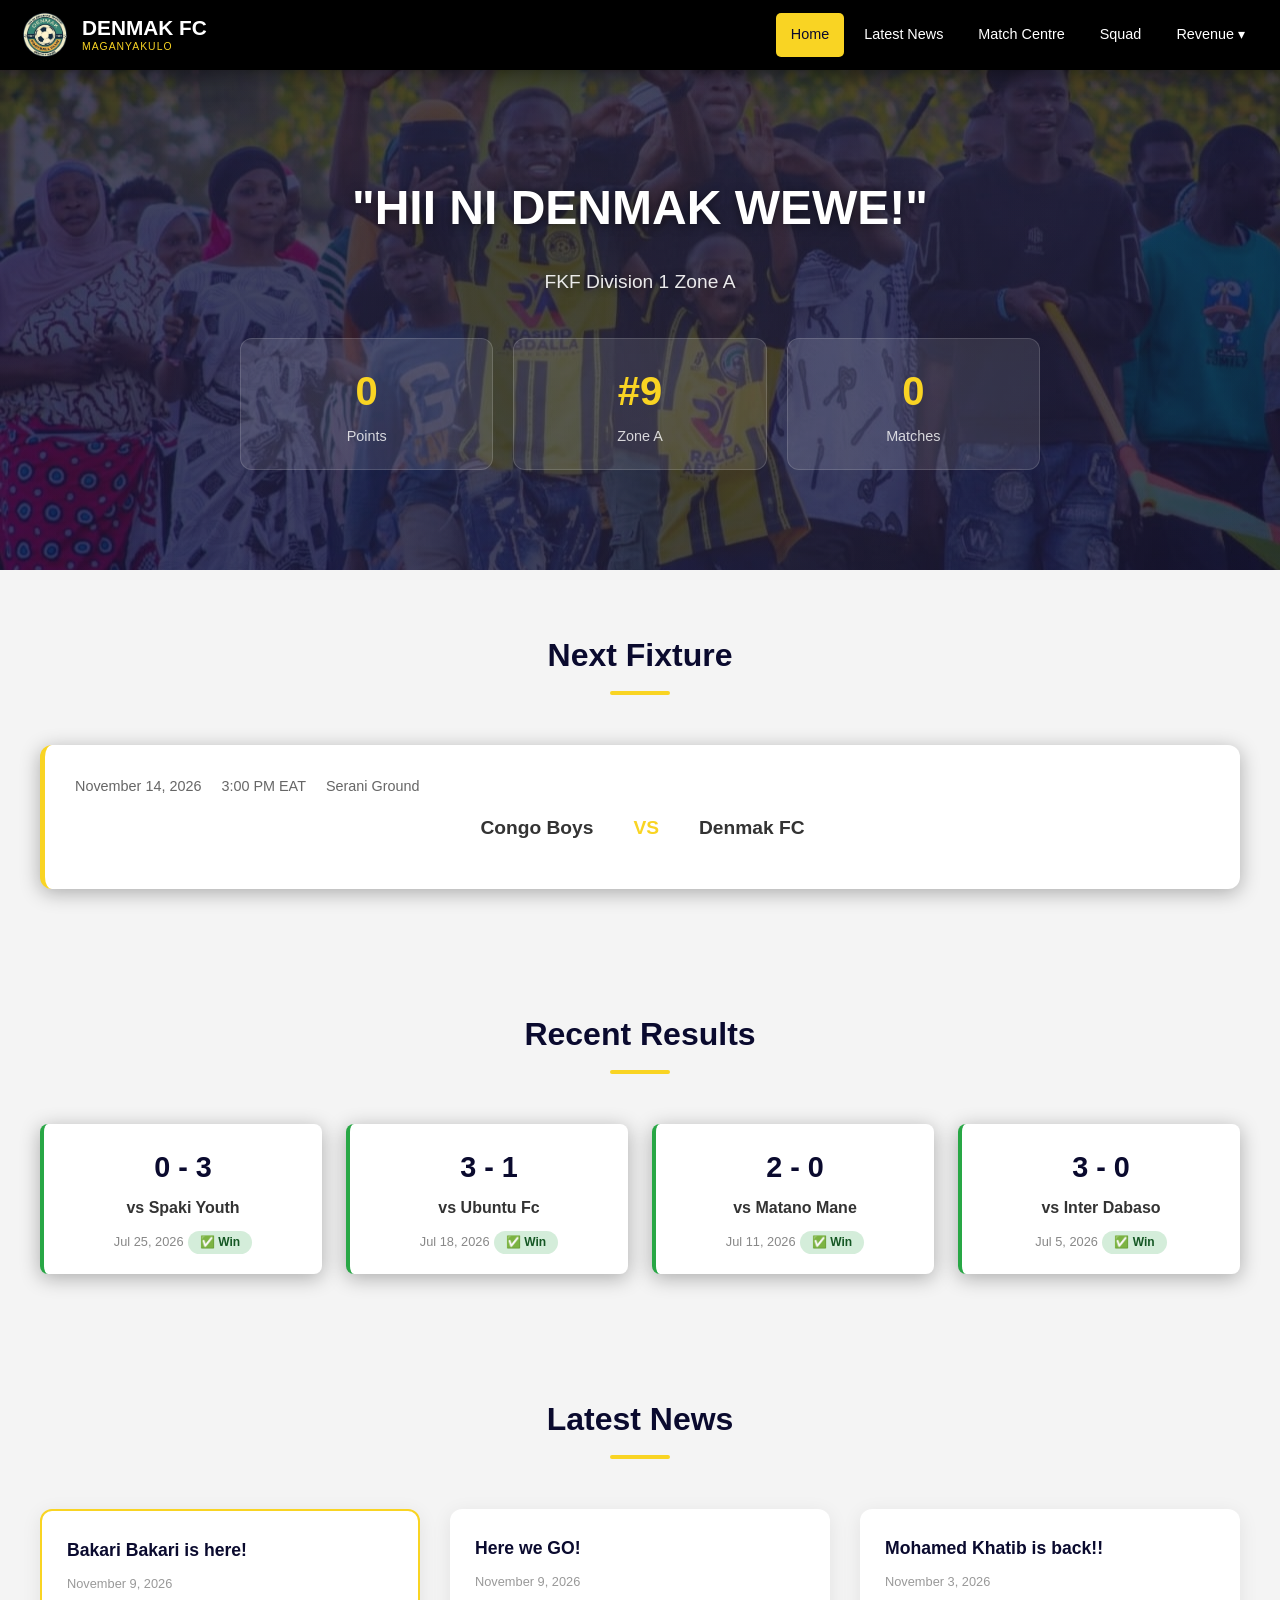
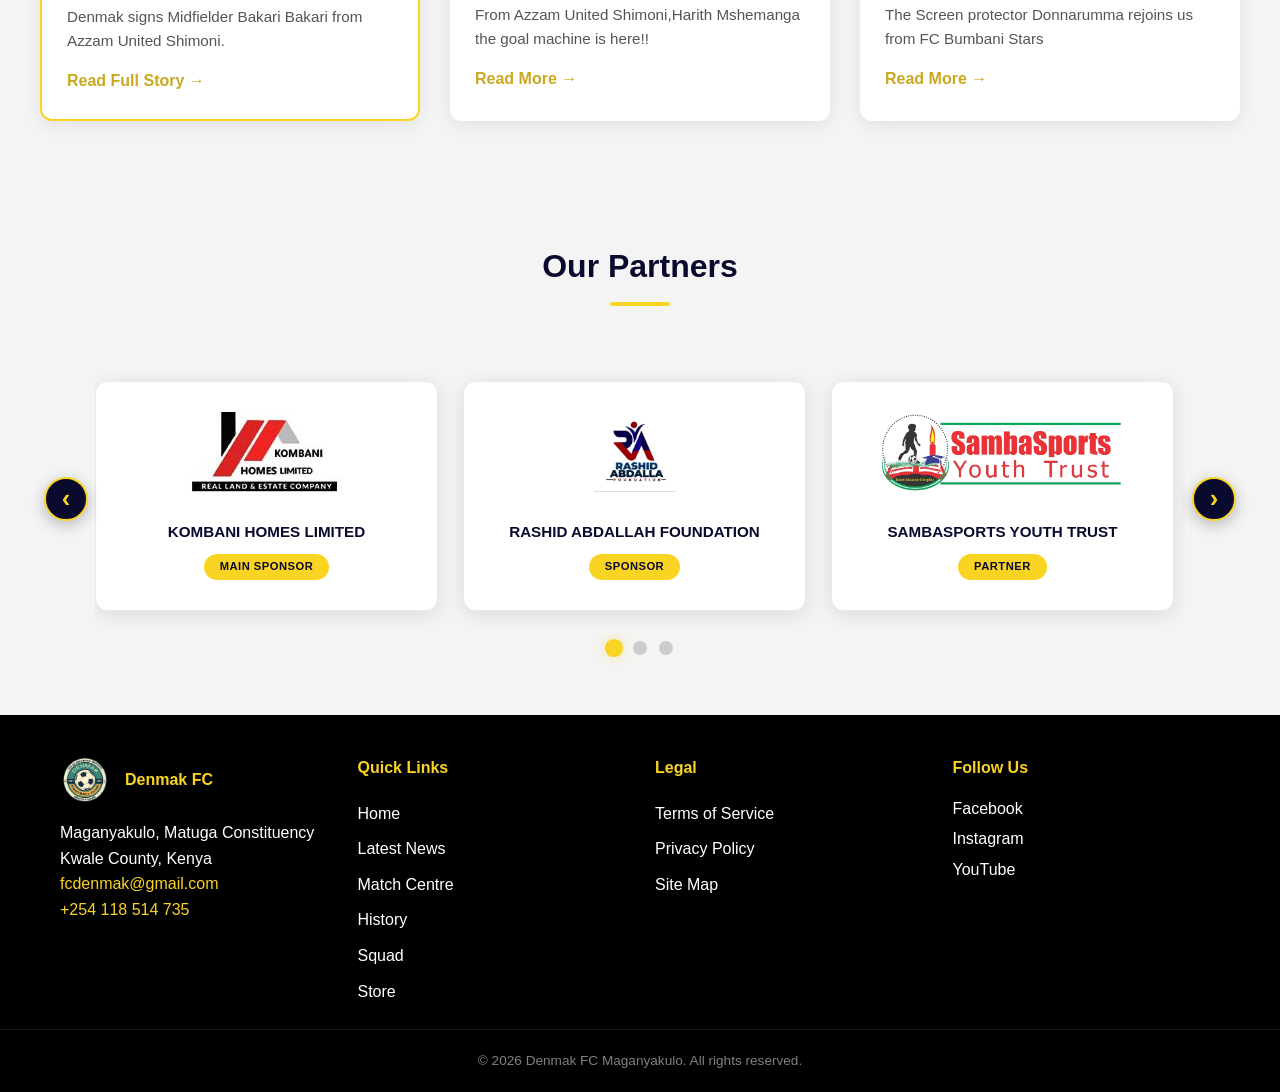
<file: index.html>
<!DOCTYPE html>
<html lang="en">
<head>
    <meta charset="UTF-8">
    <meta name="viewport" content="width=device-width, initial-scale=1.0">

    <!-- ================================================== -->
    <!-- SEO: PRIMARY META TAGS                              -->
    <!-- ================================================== -->
    <title>Denmak FC Maganyakulo | Official Website - FKF Division 1</title>
    <meta name="description" content="Official website of Denmak FC Maganyakulo, a football club based in Maganyakulo, Matuga Constituency, Kwale County, Kenya. Competing in the FKF Division 1. Follow our fixtures, results, squad, and news.">
    <meta name="keywords" content="Denmak FC, Denmak FC Maganyakulo, Maganyakulo, Matuga, Waa, Kombani, Kwale County, Kenya football, FKF Division 1, Kenyan football club, Matuga football, Kwale sports, Denmak FC fixtures, Denmak FC squad, Rashid Abdallah Super Cup">
    <meta name="author" content="Denmak FC Maganyakulo">
    <meta name="robots" content="index, follow, max-image-preview:large, max-snippet:-1, max-video-preview:-1">
    <meta name="language" content="English">
    <meta name="geo.region" content="KE-01">
    <meta name="geo.placename" content="Maganyakulo, Matuga, Kwale County, Kenya">
    <meta name="geo.position" content="-4.2167;39.5833">
    <meta name="ICBM" content="-4.2167, 39.5833">

    <!-- ================================================== -->
    <!-- SEO: OPEN GRAPH (Facebook, WhatsApp, LinkedIn)      -->
    <!-- ================================================== -->
    <meta property="og:type" content="website">
    <meta property="og:title" content="Denmak FC Maganyakulo | Official Website">
    <meta property="og:description" content="Official home of Denmak FC Maganyakulo. FKF Division 1 Follow our journey from Maganyakulo, Matuga, Kwale County.">
    <meta property="og:url" content="https://denmakfc.co.ke/">
    <meta property="og:image" content="https://denmakfc.co.ke/images/logo.png">
    <meta property="og:image:alt" content="Denmak FC Maganyakulo Logo">
    <meta property="og:site_name" content="Denmak FC Maganyakulo">
    <meta property="og:locale" content="en_KE">

    <!-- ================================================== -->
    <!-- SEO: TWITTER CARD                                   -->
    <!-- ================================================== -->
    <meta name="twitter:card" content="summary_large_image">
    <meta name="twitter:title" content="Denmak FC Maganyakulo | Official Website">
    <meta name="twitter:description" content="Official home of Denmak FC Maganyakulo. FKF Division 1.">
    <meta name="twitter:image" content="https://denmakfc.co.ke/images/logo.png">
    <meta name="twitter:image:alt" content="Denmak FC Maganyakulo Logo">

    <!-- ================================================== -->
    <!-- SEO: CANONICAL URL                                  -->
    <!-- ================================================== -->
    <link rel="canonical" href="https://denmakfc.co.ke/">

    <!-- ================================================== -->
    <!-- FAVICON                                             -->
    <!-- ================================================== -->
    <link rel="icon" type="image/png" href="images/logo.png">
    <link rel="apple-touch-icon" href="images/logo.png">

    <!-- ================================================== -->
    <!-- STYLESHEET                                          -->
    <!-- ================================================== -->
    <link rel="stylesheet" href="css/style.css">

    <!-- ================================================== -->
    <!-- STRUCTURED DATA: SPORTS TEAM (AI + Google Rich Results) -->
    <!-- ================================================== -->
    <script type="application/ld+json">
    {
      "@context": "https://schema.org",
      "@type": "SportsTeam",
      "name": "Denmak FC",
      "alternateName": ["Denmak FC Maganyakulo", "Denmak Football Club"],
      "sport": "Football",
      "url": "https://denmakfc.co.ke/",
      "logo": "https://denmakfc.co.ke/images/logo.png",
      "image": "https://denmakfc.co.ke/images/logo.png",
      "description": "Denmak FC Maganyakulo is a football club based in Maganyakulo, Matuga Constituency, Kwale County, Kenya. Founded in 1998, the club competes in the FKF Division 1.",
      "foundingDate": "1998",
      "slogan": "HII NI DENMAK WEWE!",
      "address": {
        "@type": "PostalAddress",
        "addressLocality": "Maganyakulo",
        "addressRegion": "Kwale County",
        "addressCountry": "KE"
      },
      "location": {
        "@type": "Place",
        "name": "Maganyakulo Ground",
        "address": {
          "@type": "PostalAddress",
          "addressLocality": "Maganyakulo, Matuga Constituency",
          "addressRegion": "Kwale County",
          "addressCountry": "KE"
        }
      },
      "areaServed": [
        { "@type": "Place", "name": "Maganyakulo" },
        { "@type": "Place", "name": "Matuga" },
        { "@type": "Place", "name": "Waa" },
        { "@type": "Place", "name": "Kombani" },
        { "@type": "Place", "name": "Kwale County" },
        { "@type": "Place", "name": "Mombasa" },
        { "@type": "Country", "name": "Kenya" }
      ],
      "memberOf": {
        "@type": "SportsOrganization",
        "name": "Football Kenya Federation",
        "alternateName": "FKF"
      },
      "email": "info@denmakfc.co.ke",
      "sameAs": [
        "https://www.facebook.com/",
        "https://www.instagram.com/"
      ],
      "athlete": [],
      "coach": {
        "@type": "Person",
        "name": "Coach Lopez"
      },
      "president": {
        "@type": "Person",
        "name": "Abu Bakar Mkumbuka"
      }
    }
    </script>

    <!-- ================================================== -->
    <!-- STRUCTURED DATA: ORGANIZATION                       -->
    <!-- ================================================== -->
    <script type="application/ld+json">
    {
      "@context": "https://schema.org",
      "@type": "Organization",
      "name": "Denmak FC Maganyakulo",
      "url": "https://denmakfc.co.ke/",
      "logo": "https://denmakfc.co.ke/images/logo.png",
      "email": "fcdenmak@gmail.com",
      "foundingDate": "1998",
      "address": {
        "@type": "PostalAddress",
        "addressLocality": "Maganyakulo, Matuga Constituency",
        "addressRegion": "Kwale County",
        "addressCountry": "KE"
      }
    }
    </script>

    <!-- ================================================== -->
    <!-- STRUCTURED DATA: WEBSITE (for Sitelinks Search Box) -->
    <!-- ================================================== -->
    <script type="application/ld+json">
    {
      "@context": "https://schema.org",
      "@type": "WebSite",
      "name": "Denmak FC Maganyakulo",
      "url": "https://denmakfc.co.ke/",
      "potentialAction": {
        "@type": "SearchAction",
        "target": "https://denmakfc.co.ke/?q={search_term_string}",
        "query-input": "required name=search_term_string"
      }
    }
    </script>
</head>
<body>
    <!-- Navigation -->
<nav class="navbar">
    <div class="nav-container">
        <!-- Logo on the LEFT -->
        <div class="nav-logo">
            <img src="images/logo.png" alt="Denmak FC Logo" class="logo-img">
            <div class="club-name">
                DENMAK FC 
                <span class="nickname">Maganyakulo</span>
            </div>
        </div>

        <!-- Hamburger Button on the RIGHT -->
        <button class="hamburger" id="hamburger" aria-label="Toggle navigation menu">
            <span></span>
            <span></span>
            <span></span>
        </button>

        <!-- Navigation Menu (hidden on mobile, shown when hamburger clicked) -->
        <ul class="nav-menu" id="navMenu">
            <li><a href="index.html" class="active"> Home</a></li>
            <li><a href="pages/news.html"> Latest News</a></li>
            <li><a href="matches.html"> Match Centre</a></li>
            <li><a href="squad.html"> Squad</a></li>
            <li class="dropdown">
                <a href="revenue.html"> Revenue ▾</a>
                <ul class="dropdown-menu">
                    <li><a href="store.html"> Online Store</a></li>
                    <li><a href="partnerships.html"> Adverts & Partnerships</a></li>
                </ul>
            </li>
        </ul>
    </div>
</nav>

    <!-- Hero Section -->
    <section class="hero" id="home">
        <div class="hero-overlay">
            <div class="hero-content">
                <h1 class="hero-motto"> "HII NI DENMAK WEWE!" <br> </h1>
                <p class="hero-sub">FKF Division 1 Zone A</p>
                <div class="hero-stats">
                    <div class="stat-item">
                        <span class="stat-number">0</span>
                        <span class="stat-label">Points</span> 
                    </div>
                    <div class="stat-item">
                        <span class="stat-number">#9</span>
                        <span class="stat-label">Zone A</span>
                    </div>
                    <div class="stat-item">
                        <span class="stat-number">0</span>
                        <span class="stat-label">Matches</span>
                    </div>
                </div>
            </div>
        </div>
    </section>

    <!-- Next Match -->
    <section class="next-match">
        <h2> Next Fixture</h2>
        <div class="match-card featured">
            <div class="match-details">
                <span class="match-date"> November 14, 2026</span>
                <span class="match-time"> 3:00 PM EAT</span>
                <span class="match-venue"> Serani Ground</span>
            </div>
            <div class="match-teams">
                <div class="team home">
                    <span class="team-name">Congo Boys</span>
                    <span class="team-badge"></span>
                </div>
                <span class="vs">VS</span>
                <div class="team away">
                    <span class="team-badge"></span>
                    <span class="team-name">Denmak FC</span>
                </div>
            </div>
        </div>
    </section>

    <!-- Recent Results -->
    <section class="recent-results">
        <h2> Recent Results</h2>
        <div class="results-grid">
            <div class="result-card win">
                <span class="result-score">0 - 3</span>
                <span class="result-opponent">vs Spaki Youth</span>
                <span class="result-date">Jul 25, 2026</span>
                <span class="result-status">✅ Win</span>
            </div>
            <div class="result-card win">
                <span class="result-score">3 - 1</span>
                <span class="result-opponent">vs Ubuntu Fc</span>
                <span class="result-date">Jul 18, 2026</span>
                <span class="result-status">✅ Win</span>
            </div>
            <div class="result-card win">
                <span class="result-score">2 - 0</span>
                <span class="result-opponent">vs Matano Mane</span>
                <span class="result-date">Jul 11, 2026</span>
                <span class="result-status">✅ Win</span>
            </div>
            <div class="result-card win">
                <span class="result-score">3 - 0</span>
                <span class="result-opponent">vs Inter Dabaso</span>
                <span class="result-date">Jul 5, 2026</span>
                <span class="result-status">✅ Win</span>
            </div>
        </div>
    </section>

    <!-- Latest News -->
    <section class="news-section">
        <h2> Latest News</h2>
        <div class="news-grid">
            <article class="news-card featured">
                <h3>Bakari Bakari is here!</h3>
                <span class="news-date">November 9, 2026</span>
                <p>Denmak signs Midfielder Bakari Bakari from Azzam United Shimoni.</p>
                <a href="pages/news.html" class="read-more">Read Full Story →</a>
            </article>
            <article class="news-card">
                <h3>Here we GO!</h3>
                <span class="news-date">November 9, 2026</span>
                <p>From Azzam United Shimoni,Harith Mshemanga the goal machine is here!!</p>
                <a href="pages/news.html" class="read-more">Read More →</a>
            </article>
            <article class="news-card">
                <h3>Mohamed Khatib is back!!</h3>
                <span class="news-date">November 3, 2026</span>
                <p>The Screen protector Donnarumma rejoins us from FC Bumbani Stars </p>
                <a href="pages/news.html" class="read-more">Read More →</a>
            </article>
        </div>
    </section>

   <section class="current-partners">
    <h2> Our Partners</h2>

    <div class="partners-carousel-wrapper">
        <button class="carousel-btn prev" aria-label="Previous">‹</button>

        <div class="partners-track">
            <div class="partner-logo">
                <img src="images/Kombani-Homes Logo.jpg" alt="KOMBANI HOMES LIMITED">
                <p>KOMBANI HOMES LIMITED</p>
                <span class="partner-tag">MAIN SPONSOR</span>
            </div>
            <div class="partner-logo">
                <img src="images/RASHID ABDALLAH FOUNDATION.jpg" alt="RASHID ABDALLAH FOUNDATION">
                <p>RASHID ABDALLAH FOUNDATION</p>
                <span class="partner-tag">SPONSOR</span>
            </div>
            <div class="partner-logo">
                <img src="images/sambasports-logo.png" alt="SAMBASPORTS YOUTH TRUST">
                <p>SAMBASPORTS YOUTH TRUST</p>
                <span class="partner-tag">PARTNER</span>
            </div>
            <div class="partner-logo">
                <img src="images/logo.png" alt="Denmak FC">
                <p>DENMAK FC</p>
                <span class="partner-tag">CLUB</span>
            </div>
            <div class="partner-logo">
                <img src="images/Kombani-Homes Logo.jpg" alt="KOMBANI HOMES LIMITED">
                <p>KOMBANI HOMES LIMITED</p>
                <span class="partner-tag">MAIN SPONSOR</span>
            </div>
            <div class="partner-logo">
                <img src="images/RASHID ABDALLAH FOUNDATION.jpg" alt="RASHID ABDALLAH FOUNDATION">
                <p>RASHID ABDALLAH FOUNDATION</p>
                <span class="partner-tag">SPONSOR</span>
            </div>
        </div>

        <button class="carousel-btn next" aria-label="Next">›</button>
    </div>

    <div class="carousel-dots"></div>
</section>

   <!-- Footer (Updated with Real Contact Info) -->
    <footer>
        <div class="footer-content">
            <div class="footer-section">
                <div style="display: flex; align-items: center; gap: 15px; margin-bottom: 15px;">
                    <img src="images/logo.png" alt="Denmak FC Logo" style="height: 50px;">
                    <h4 style="margin: 0;">Denmak FC</h4>
                </div>
                <p>Maganyakulo, Matuga Constituency<br>Kwale County, Kenya</p>
                <p><a href="mailto:fcdenmak@gmail.com" style="color: var(--gold);">fcdenmak@gmail.com</a></p>
                <p><a href="tel:+254118514735" style="color: var(--gold);">+254 118 514 735</a></p>
            </div>
            <div class="footer-section">
                <h4>Quick Links</h4>
                <ul>
                    <li><a href="index.html">Home</a></li>
                    <li><a href="pages/news.html">Latest News</a></li>
                    <li><a href="matches.html">Match Centre</a></li>
                    <li><a href="history.html">History</a></li>
                    <li><a href="squad.html">Squad</a></li>
                    <li><a href="store.html">Store</a></li>
                </ul>
            </div>
            <div class="footer-section">
                <h4>Legal</h4>
                <ul>
                    <li><a href="pages/terms.html">Terms of Service</a></li>
                    <li><a href="pages/privacy.html">Privacy Policy</a></li>
                    <li><a href="pages/sitemap.html">Site Map</a></li>
                </ul>
            </div>
            <div class="footer-section">
                <h4>Follow Us</h4>
                <div class="social-links">
                    <a href="https://www.facebook.com/profile.php?id=100083734833393" target="_blank">Facebook</a>
                    <a href="https://www.instagram.com/denmak_fc_maganyakulo?exln=MWQzYnJ5ZmRseGR4cQ==" target="_blank">Instagram</a>
                    <a href="https://www.youtube.com/@DenmakFC" target="_blank">YouTube</a>
                </div>
            </div>
        </div>
        <div class="footer-bottom">
            <p>&copy; 2026 Denmak FC Maganyakulo. All rights reserved.</p>  
        </div>
    </footer>
    <script src="data/matches.js"></script>
    <script src="js/script.js"></script>
</body>
</html>
</file>
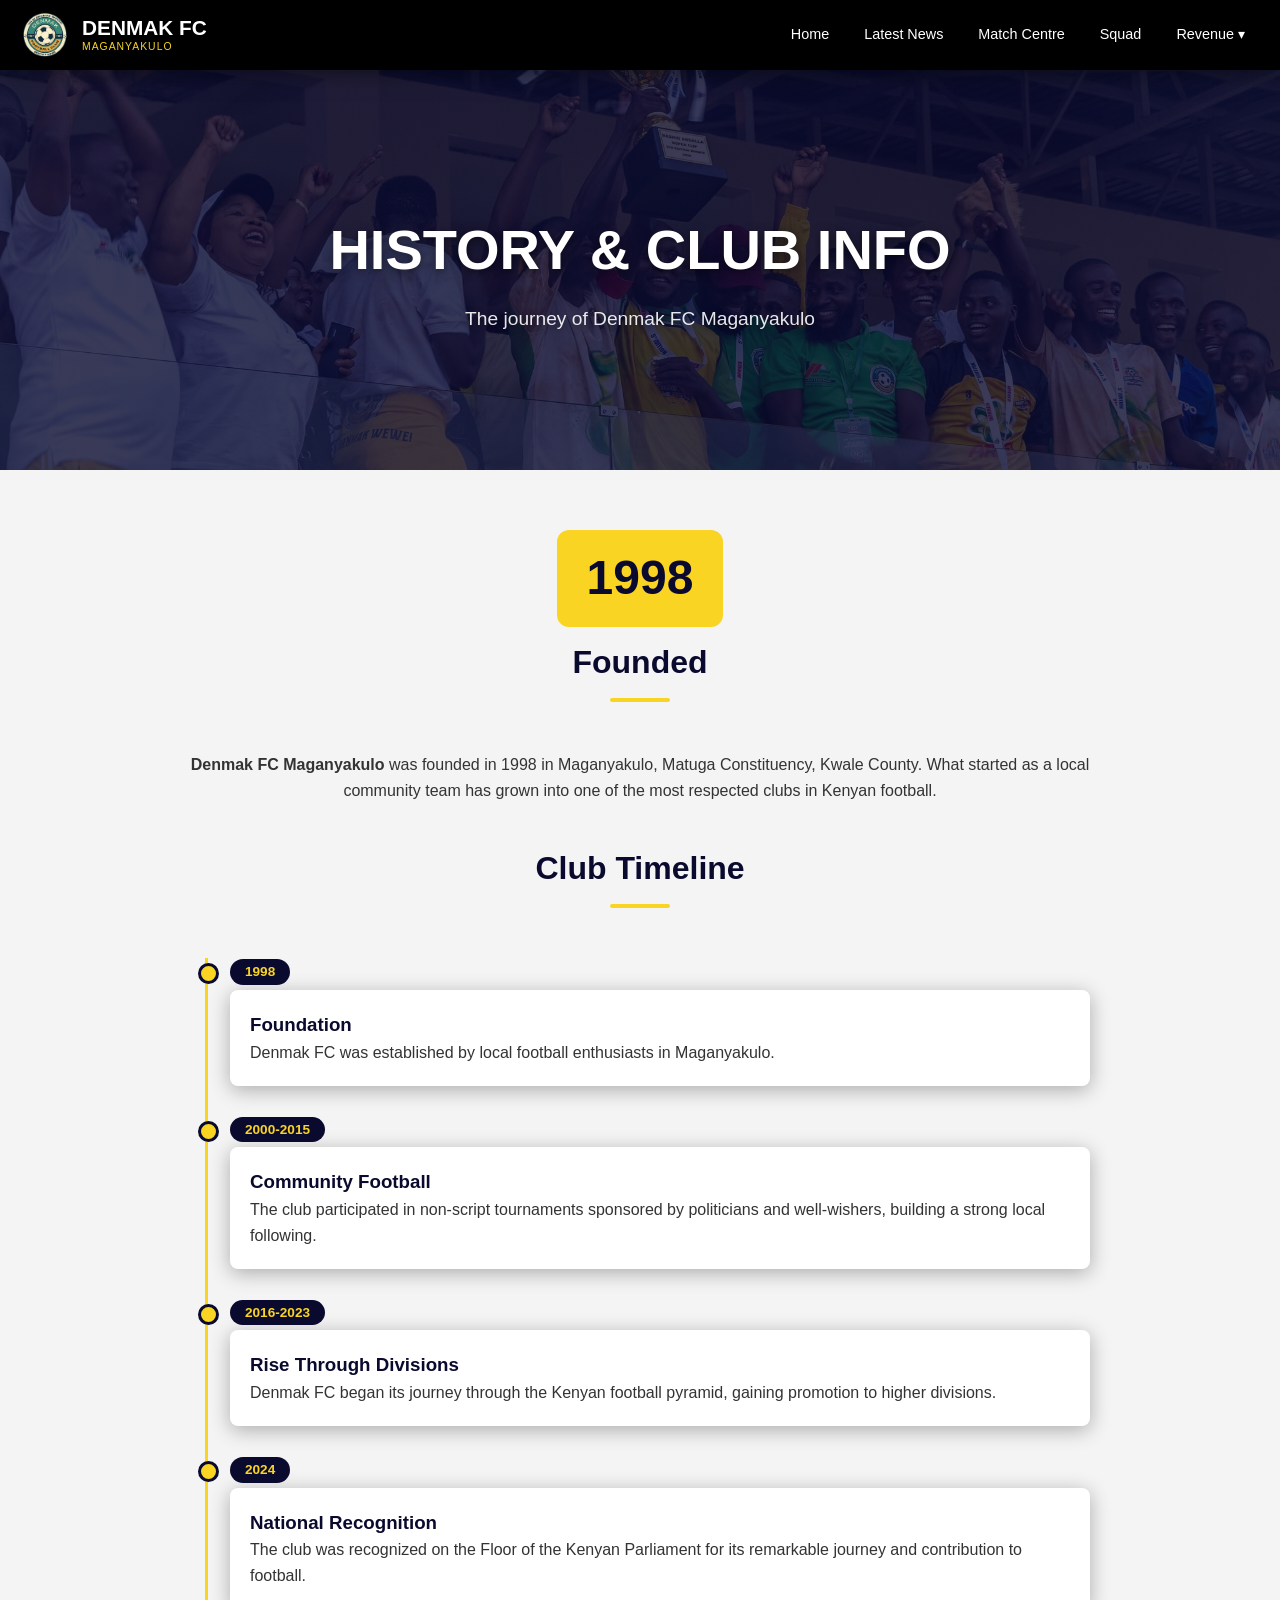
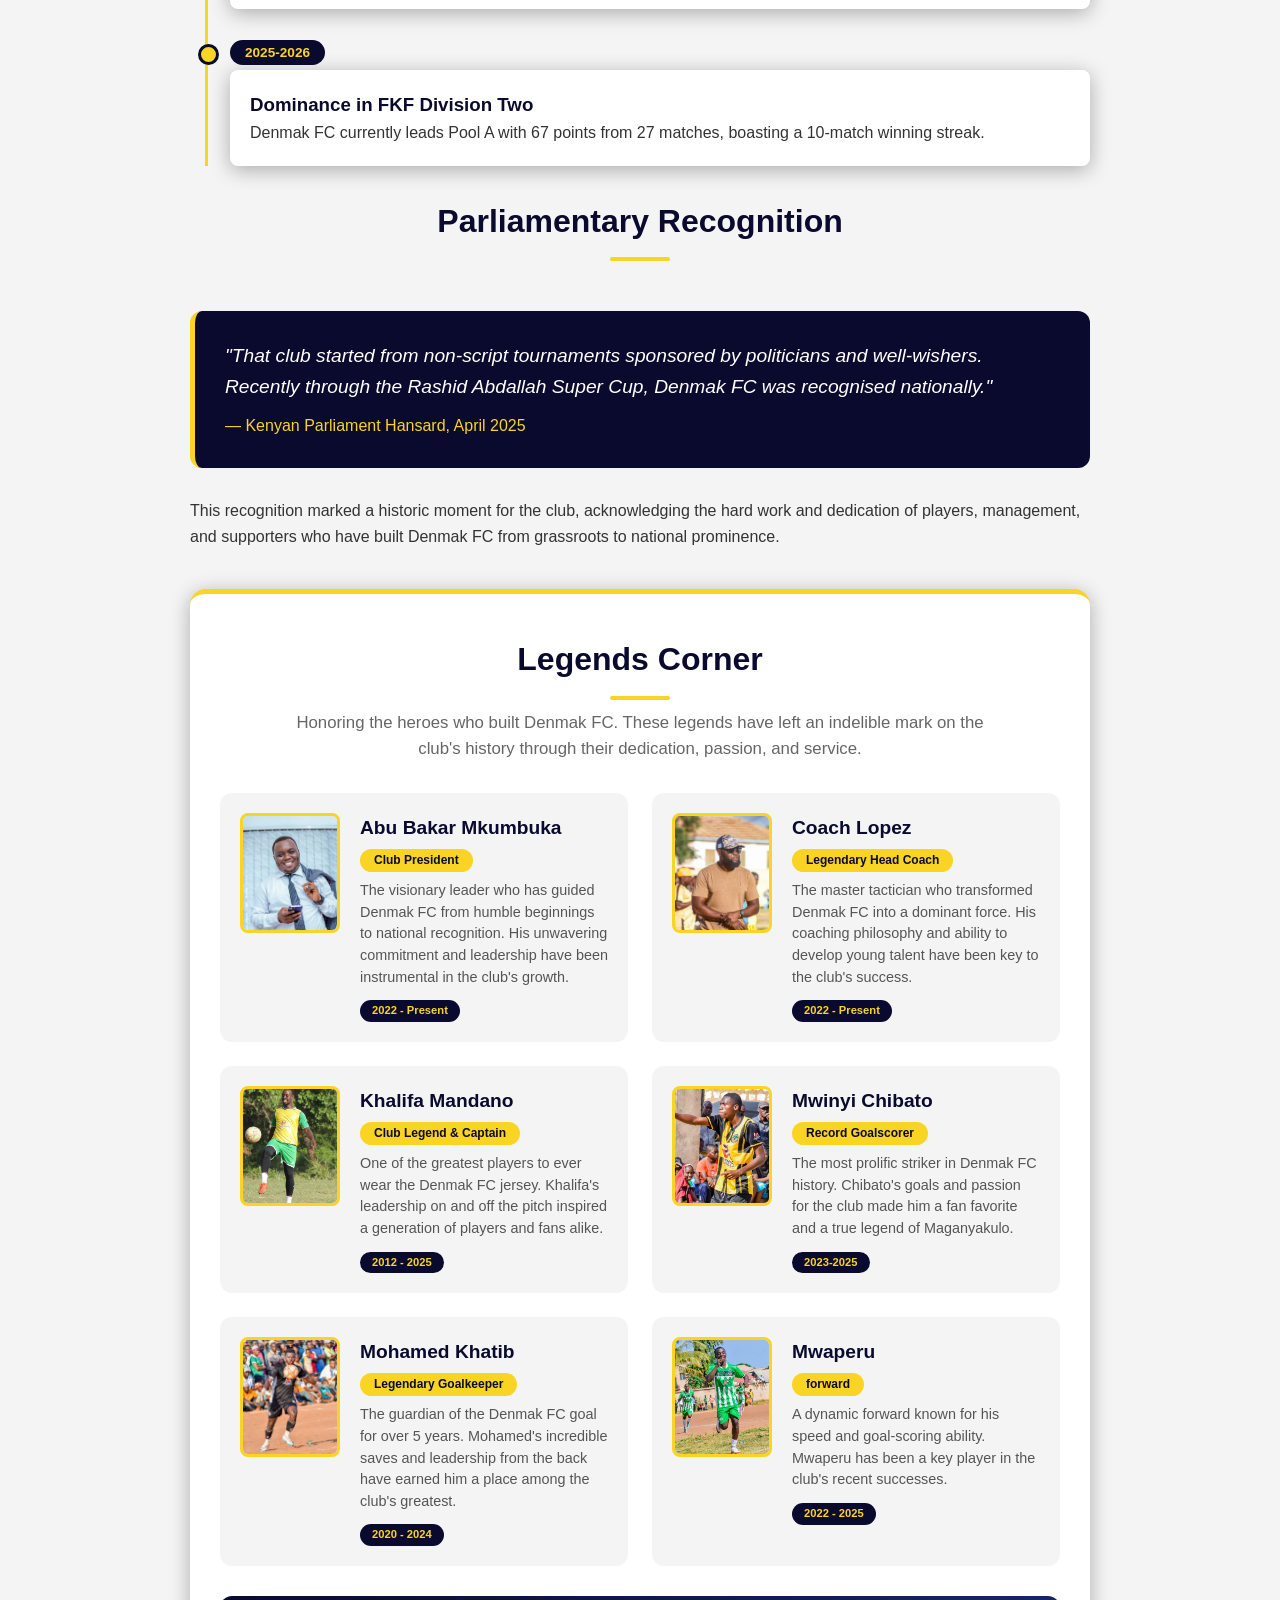
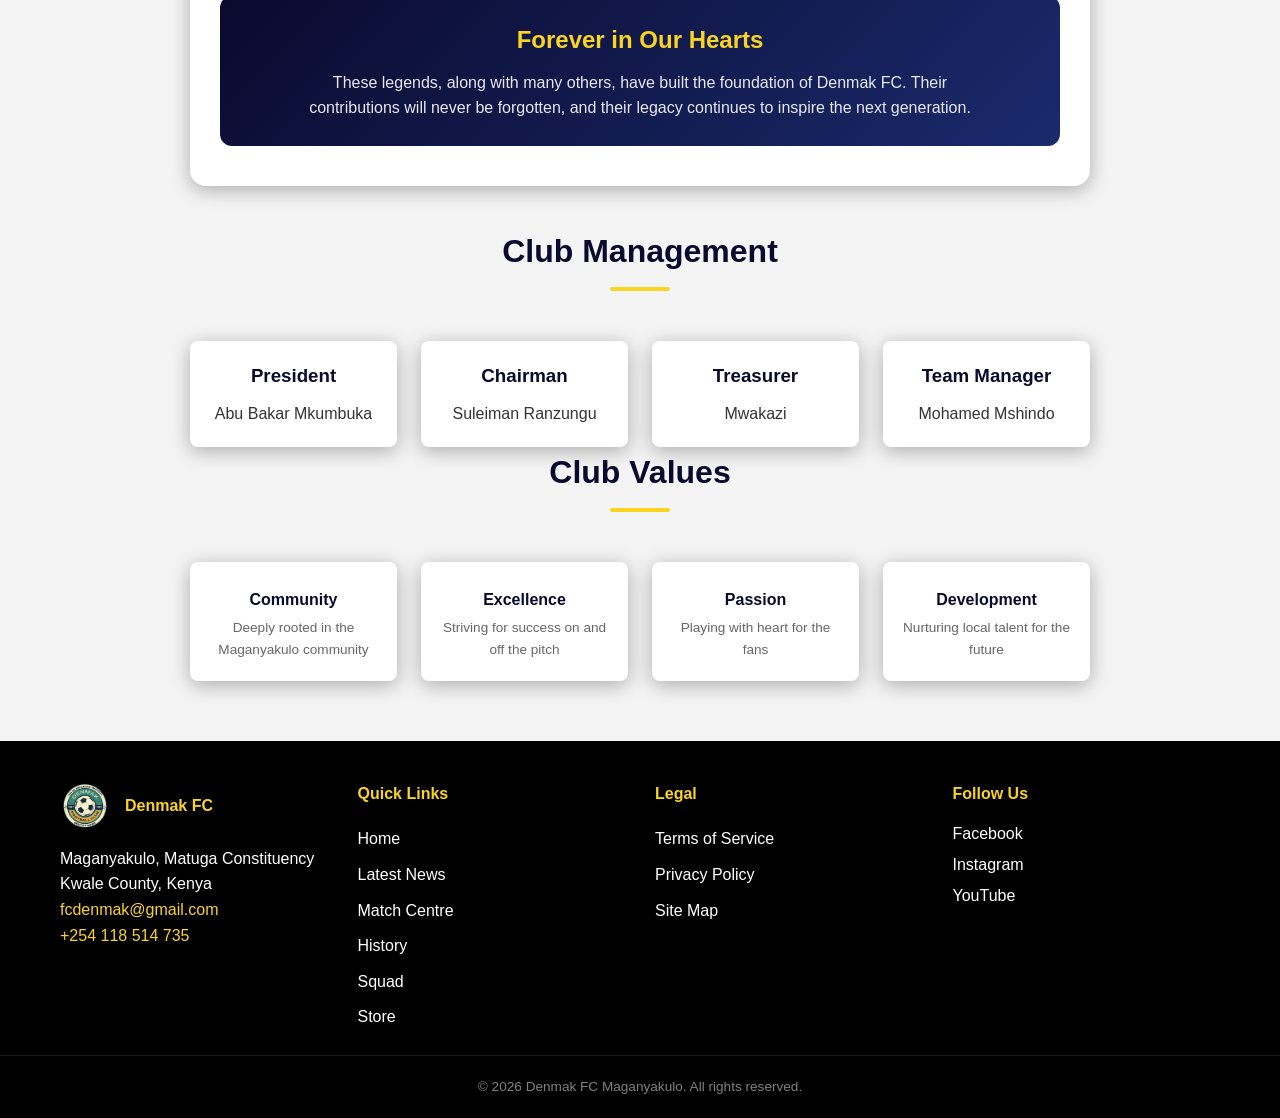
<file: history.html>
<!DOCTYPE html>
<html lang="en">
<head>
    <meta charset="UTF-8">
    <meta name="viewport" content="width=device-width, initial-scale=1.0">
    <title>Denmak FC - History</title>
    <link rel="icon" type="image/png" href="images/favicon.png">
    <link rel="stylesheet" href="css/style.css">
</head>
<body>
    <nav class="navbar">
    <div class="nav-container">
        <div class="nav-logo">
            <img src="images/logo.png" alt="Denmak FC Logo" style="height: 50px;">
            <div class="club-name">
                DENMAK FC
                <span class="nickname">Maganyakulo</span>
            </div>
        </div>
        
        <!-- Hamburger Button -->
        <button class="hamburger" id="hamburger" aria-label="Toggle navigation menu">
            <span></span>
            <span></span>
            <span></span>
        </button>
        
        <ul class="nav-menu" id="navMenu">
            <li><a href="index.html"> Home</a></li>
            <li><a href="pages/news.html"> Latest News</a></li>
            <li><a href="matches.html"> Match Centre</a></li>
            <li><a href="squad.html"> Squad</a></li>
            <li class="dropdown">
                <a href="revenue.html"> Revenue ▾</a>
                <ul class="dropdown-menu">
                    <li><a href="store.html"> Online Store</a></li>
                    <li><a href="partnerships.html"> Adverts & Partnerships</a></li>
                </ul>
            </li>
        </ul>
    </div>
</nav>

    <!-- History Hero with Background Image -->
    <section class="history-hero">
        <div class="history-hero-overlay">
            <div class="history-hero-content">
                <h1>History & Club Info</h1>
                <p>The journey of Denmak FC Maganyakulo</p>
            </div>
        </div>
    </section>

    <section class="history-section">
        <div class="history-content">
            <div class="history-intro">
                <div class="history-badge">
                    <span class="year-badge">1998</span>
                    <h2>Founded</h2>
                </div>
                <p><strong>Denmak FC Maganyakulo</strong> was founded in 1998 in Maganyakulo, Matuga Constituency, Kwale County. What started as a local community team has grown into one of the most respected clubs in Kenyan football.</p>
            </div>

            <div class="history-timeline">
                <h2>Club Timeline</h2>
                <div class="timeline">
                    <div class="timeline-item">
                        <span class="timeline-year">1998</span>
                        <div class="timeline-content">
                            <h3>Foundation</h3>
                            <p>Denmak FC was established by local football enthusiasts in Maganyakulo.</p>
                        </div>
                    </div>
                    <div class="timeline-item">
                        <span class="timeline-year">2000-2015</span>
                        <div class="timeline-content">
                            <h3>Community Football</h3>
                            <p>The club participated in non-script tournaments sponsored by politicians and well-wishers, building a strong local following.</p>
                        </div>
                    </div>
                    <div class="timeline-item">
                        <span class="timeline-year">2016-2023</span>
                        <div class="timeline-content">
                            <h3>Rise Through Divisions</h3>
                            <p>Denmak FC began its journey through the Kenyan football pyramid, gaining promotion to higher divisions.</p>
                        </div>
                    </div>
                    <div class="timeline-item">
                        <span class="timeline-year">2024</span>
                        <div class="timeline-content">
                            <h3>National Recognition</h3>
                            <p>The club was recognized on the Floor of the Kenyan Parliament for its remarkable journey and contribution to football.</p>
                        </div>
                    </div>
                    <div class="timeline-item">
                        <span class="timeline-year">2025-2026</span>
                        <div class="timeline-content">
                            <h3>Dominance in FKF Division Two</h3>
                            <p>Denmak FC currently leads Pool A with 67 points from 27 matches, boasting a 10-match winning streak.</p>
                        </div>
                    </div>
                </div>
            </div>

            <div class="parliament-recognition">
                <h2> Parliamentary Recognition</h2>
                <div class="parliament-quote">
                    <p>"That club started from non-script tournaments sponsored by politicians and well-wishers. Recently through the Rashid Abdallah Super Cup, Denmak FC was recognised nationally."</p>
                    <cite>— Kenyan Parliament Hansard, April 2025</cite>
                </div>
                <p>This recognition marked a historic moment for the club, acknowledging the hard work and dedication of players, management, and supporters who have built Denmak FC from grassroots to national prominence.</p>
            </div>

            <!-- ============================================ -->
            <!-- LEGENDS CORNER - NEW SECTION                 -->
            <!-- ============================================ -->
            <div class="legends-corner">
                <h2> Legends Corner</h2>
                <p class="legends-intro">Honoring the heroes who built Denmak FC. These legends have left an indelible mark on the club's history through their dedication, passion, and service.</p>
                
                <div class="legends-grid">
                    <!-- Legend 1 - With Image -->
                    <div class="legend-card">
                        <div class="legend-image">
                            <span class="legend-icon">
                                <img src="images/president.jpg" alt="Abu Bakar Mkumbuka" class="legend-photo">
                            </span>
                        </div>
                        <div class="legend-info">
                            <h3>Abu Bakar Mkumbuka</h3>
                            <span class="legend-role">Club President</span>
                            <p class="legend-desc">The visionary leader who has guided Denmak FC from humble beginnings to national recognition. His unwavering commitment and leadership have been instrumental in the club's growth.</p>
                            <span class="legend-years">2022 - Present</span>
                        </div>
                    </div>

                    <!-- Legend 3 -->
                    <div class="legend-card">
                        <div class="legend-image">
                            <span class="legend-icon">
                                <img src="images/coach-lopez.jpg" alt="Coach Lopez" class="legend-photo">
                            </span>
                        </div>
                        <div class="legend-info">
                            <h3>Coach Lopez</h3>
                            <span class="legend-role">Legendary Head Coach</span>
                            <p class="legend-desc">The master tactician who transformed Denmak FC into a dominant force. His coaching philosophy and ability to develop young talent have been key to the club's success.</p>
                            <span class="legend-years">2022 - Present</span>
                        </div>
                    </div>

                    <!-- Legend 4 -->
                    <div class="legend-card">
                        <div class="legend-image">
                            <span class="legend-icon">
                                <img src="images/khalifa-mandano.jpg" alt="Khalifa Mandano" class="legend-photo">
                            </span>
                        </div>
                        <div class="legend-info">
                            <h3>Khalifa Mandano</h3>
                            <span class="legend-role">Club Legend & Captain</span>
                            <p class="legend-desc">One of the greatest players to ever wear the Denmak FC jersey. Khalifa's leadership on and off the pitch inspired a generation of players and fans alike.</p>
                            <span class="legend-years">2012 - 2025</span>
                        </div>
                    </div>

                    <!-- Legend 5 -->
                    <div class="legend-card">
                        <div class="legend-image">
                            <span class="legend-icon">
                                <img src="images/chibato legend.jpg" alt="Mwinyi Chibato" class="legend-photo">
                            </span>
                        </div>
                        <div class="legend-info">
                            <h3>Mwinyi Chibato</h3>
                            <span class="legend-role">Record Goalscorer</span>
                            <p class="legend-desc">The most prolific striker in Denmak FC history. Chibato's goals and passion for the club made him a fan favorite and a true legend of Maganyakulo.</p>
                            <span class="legend-years">2023-2025</span>
                        </div>
                    </div>

                    <!-- Legend 6 -->
                    <div class="legend-card">
                        <div class="legend-image">
                            <span class="legend-icon">
                                <img src="images/MOHAMED KHATIB.jpg" alt="Mohamed Khatib" class="legend-photo">
                            </span>
                        </div>
                        <div class="legend-info">
                            <h3>Mohamed Khatib</h3>
                            <span class="legend-role">Legendary Goalkeeper</span>
                            <p class="legend-desc">The guardian of the Denmak FC goal for over 5 years. Mohamed's incredible saves and leadership from the back have earned him a place among the club's greatest.</p>
                            <span class="legend-years">2020 - 2024</span>
                        </div>
                    </div>

                    <!-- Legend 7 -->
                    <div class="legend-card">
                        <div class="legend-image">
                            <span class="legend-icon">
                                <img src="images/Mwaperu legend.jpg" alt="Mwaperu" class="legend-photo">
                            </span>
                        </div>
                        <div class="legend-info">
                            <h3>Mwaperu</h3>
                            <span class="legend-role">forward</span>
                            <p class="legend-desc">A dynamic forward known for his speed and goal-scoring ability. Mwaperu has been a key player in the club's recent successes.</p>
                            <span class="legend-years">2022 - 2025</span>
                        </div>
                  </div>
                </div>


                <div class="legends-tribute">
                    <h3> Forever in Our Hearts</h3>
                    <p>These legends, along with many others, have built the foundation of Denmak FC. Their contributions will never be forgotten, and their legacy continues to inspire the next generation.</p>
                </div>
            </div>

            <div class="club-management">
                <h2>Club Management</h2>
                <div class="club-management-grid"> 
                    <div class="info-card"> 
                        <h3>President</h3>
                        <p>Abu Bakar Mkumbuka</p>
                    </div>
                    <div class="info-card">
                        <h3>Chairman</h3>
                        <p>Suleiman Ranzungu</p>
                    </div>
                    <div class="info-card">
                        <h3>Treasurer</h3>
                        <p>Mwakazi</p>
                    </div>
                    <div class="info-card">
                        <h3>Team Manager</h3>
                        <p>Mohamed Mshindo</p>
                    </div>
                </div> 
            </div>

            <div class="club-values">
                <h2> Club Values</h2>
                <div class="values-grid">
                    <div class="value-item">
                        <span class="value-icon"></span>
                        <h4>Community</h4>
                        <p>Deeply rooted in the Maganyakulo community</p>
                    </div>
                    <div class="value-item">
                        <span class="value-icon"></span>
                        <h4>Excellence</h4>
                        <p>Striving for success on and off the pitch</p>
                    </div>
                    <div class="value-item">
                        <span class="value-icon"></span>
                        <h4>Passion</h4>
                        <p>Playing with heart for the fans</p>
                    </div>
                    <div class="value-item">
                        <span class="value-icon"></span>
                        <h4>Development</h4>
                        <p>Nurturing local talent for the future</p>
                    </div>
                </div>
            </div>
        </div>
    </section>

   <!-- Footer (Updated with Real Contact Info) -->
    <footer>
        <div class="footer-content">
            <div class="footer-section">
                <div style="display: flex; align-items: center; gap: 15px; margin-bottom: 15px;">
                    <img src="images/logo.png" alt="Denmak FC Logo" style="height: 50px;">
                    <h4 style="margin: 0;">Denmak FC</h4>
                </div>
                <p>Maganyakulo, Matuga Constituency<br>Kwale County, Kenya</p>
                <p><a href="mailto:fcdenmak@gmail.com" style="color: var(--gold);">fcdenmak@gmail.com</a></p>
                <p><a href="tel:+254118514735" style="color: var(--gold);">+254 118 514 735</a></p>
            </div>
            <div class="footer-section">
                <h4>Quick Links</h4>
                <ul>
                    <li><a href="index.html">Home</a></li>
                    <li><a href="pages/news.html">Latest News</a></li>
                    <li><a href="matches.html">Match Centre</a></li>
                    <li><a href="history.html">History</a></li>
                    <li><a href="squad.html">Squad</a></li>
                    <li><a href="store.html">Store</a></li>
                </ul>
            </div>
            <div class="footer-section">
                <h4>Legal</h4>
                <ul>
                    <li><a href="pages/terms.html">Terms of Service</a></li>
                    <li><a href="pages/privacy.html">Privacy Policy</a></li>
                    <li><a href="pages/sitemap.html">Site Map</a></li>
                </ul>
            </div>
            <div class="footer-section">
                <h4>Follow Us</h4>
                <div class="social-links">
                    <a href="https://www.facebook.com/profile.php?id=100083734833393" target="_blank">Facebook</a>
                    <a href="https://www.instagram.com/denmak_fc_maganyakulo?exln=MWQzYnJ5ZmRseGR4cQ==" target="_blank">Instagram</a>
                    <a href="https://www.youtube.com/@DenmakFC" target="_blank">YouTube</a>
                </div>
            </div>
        </div>
        <div class="footer-bottom">
            <p>&copy; 2026 Denmak FC Maganyakulo. All rights reserved.</p>
        </div>
    </footer>
    <script src="js/script.js"></script>
</body>
</html>
</file>
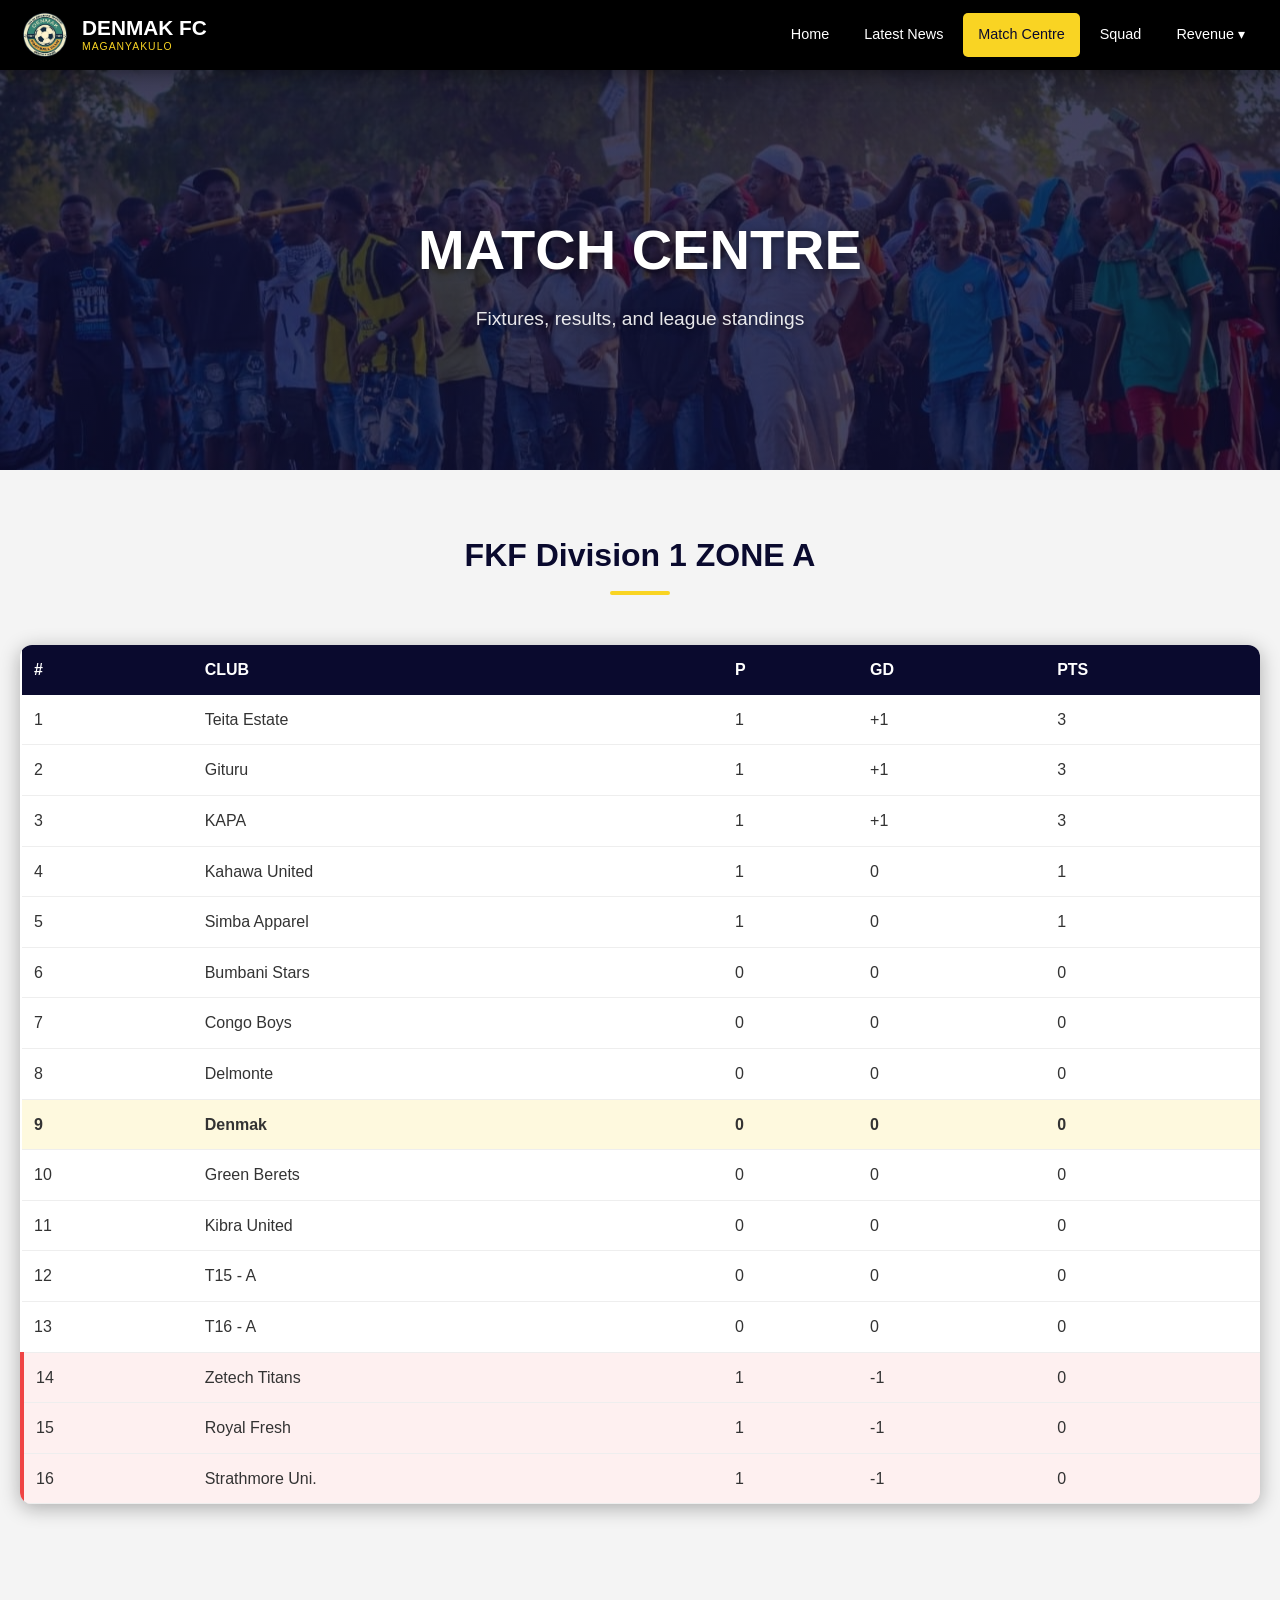
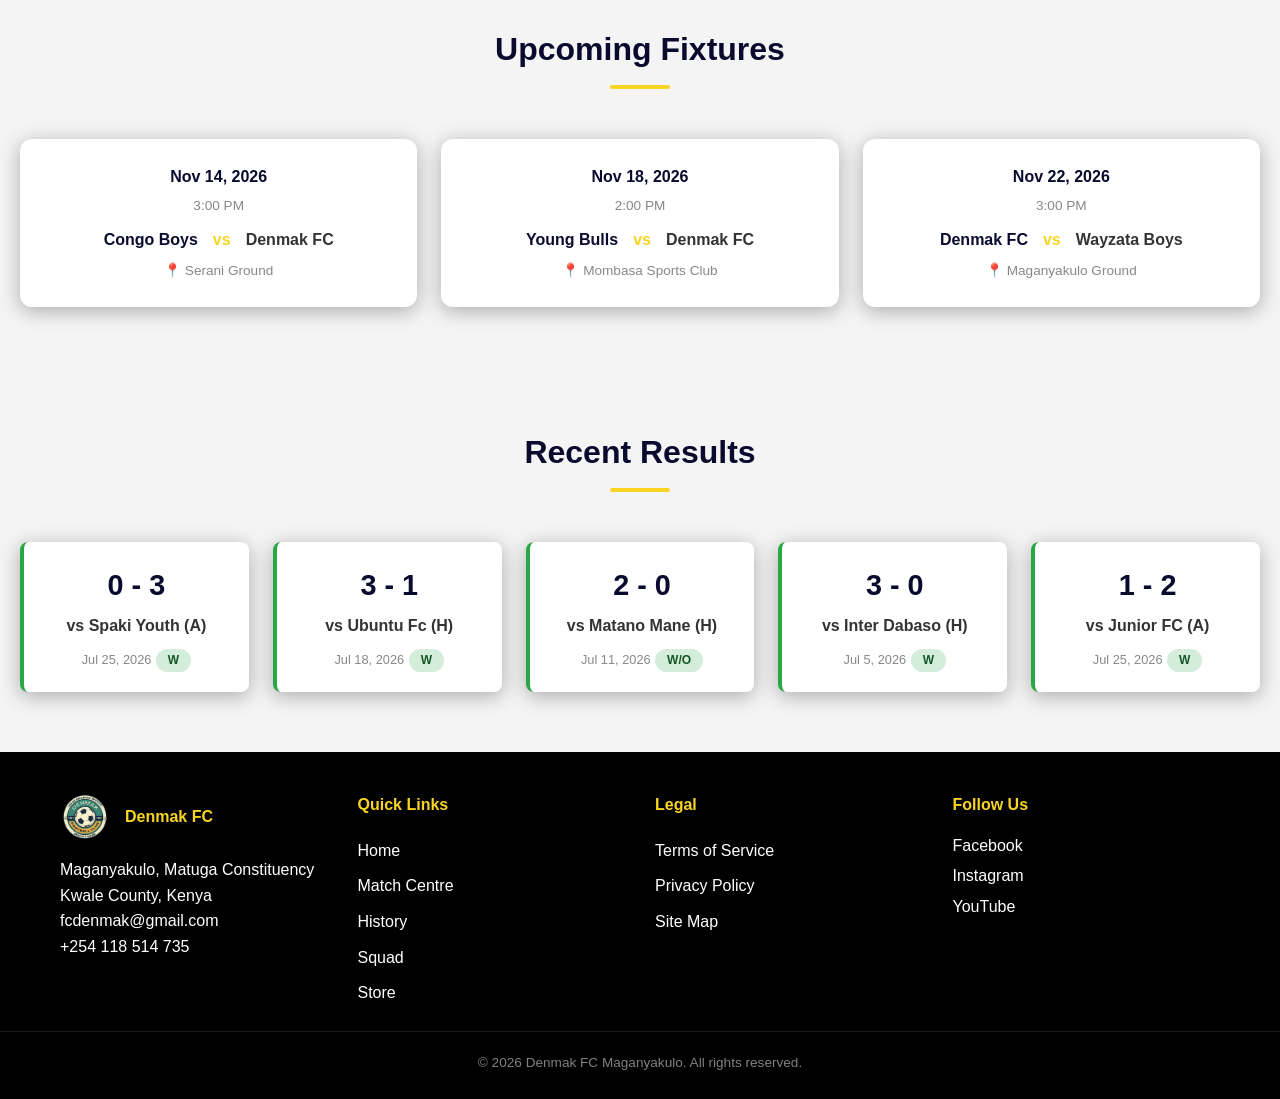
<file: matches.html>
<!DOCTYPE html>
<html lang="en">
<head>
    <meta charset="UTF-8">
    <meta name="viewport" content="width=device-width, initial-scale=1.0">
    <link rel="icon" type="image/png" href="images/logo.png">
    <title>Denmak FC - Match Centre</title>
    <link rel="stylesheet" href="css/style.css">
</head>
<body>
    <nav class="navbar">
    <div class="nav-container">
        <div class="nav-logo">
            <img src="images/logo.png" alt="Denmak FC Logo" style="height: 50px;">
            <div class="club-name">
                DENMAK FC
                <span class="nickname">Maganyakulo</span>
            </div>
        </div>
        
        <!-- Hamburger Button -->
        <button class="hamburger" id="hamburger" aria-label="Toggle navigation menu">
            <span></span>
            <span></span>
            <span></span>
        </button>
        
        <ul class="nav-menu" id="navMenu">
            <li><a href="index.html"> Home</a></li>
            <li><a href="pages/news.html"> Latest News</a></li>
            <li><a href="matches.html" class="active"> Match Centre</a></li>
            <li><a href="squad.html"> Squad</a></li>
            <li class="dropdown">
                <a href="revenue.html"> Revenue ▾</a>
                <ul class="dropdown-menu">
                    <li><a href="store.html"> Online Store</a></li>
                    <li><a href="partnerships.html"> Adverts & Partnerships</a></li>
                </ul>
            </li>
        </ul>
    </div>
</nav>
    <!-- Match Hero with Background Image -->
    <section class="match-hero">
        <div class="match-hero-overlay">
            <div class="match-hero-content">
                <h1>Match Centre</h1>
                <p>Fixtures, results, and league standings</p>
            </div>
        </div>
    </section>

    
<section class="league-table">
    <h2>FKF Division 1 ZONE A</h2>

    <table class="standings">
        <thead>
            <tr>
                <th>#</th>
                <th>CLUB</th>
                <th>P</th>
                <th>GD</th>
                <th>PTS</th>
            </tr>
        </thead>

        <tbody>
            <tr>
                <td>1</td>
                <td>Teita Estate</td>
                <td>1</td>
                <td>+1</td>
                <td>3</td> 
            </tr>
            <tr>
                <td>2</td>
                <td>Gituru</td> 
                <td>1</td>
                <td>+1</td> 
                <td>3</td> 
            </tr> 
            <tr>
                <td>3</td> 
                <td>KAPA</td> 
                <td>1</td> 
                <td>+1</td>
                <td>3</td>
            </tr>
            <tr>
                <td>4</td>
                <td>Kahawa United</td>
                <td>1</td>
                <td>0</td>
                <td>1</td>
            </tr>
            <tr>
                <td>5</td>
                <td>Simba Apparel</td>
                <td>1</td>
                <td>0</td>
                <td>1</td>
            </tr>
            <tr>
                <td>6</td>
                <td>Bumbani Stars</td>
                <td>0</td>
                <td>0</td>
                <td>0</td>
            </tr>
            <tr>
                <td>7</td>
                <td>Congo Boys</td>
                <td>0</td>
                <td>0</td>
                <td>0</td>
            </tr>
            <tr>
                <td>8</td>
                <td>Delmonte</td>
                <td>0</td>
                <td>0</td>
                <td>0</td>
            </tr>
             <tr class="highlight">
                <td>9</td>
                <td><strong>Denmak</strong></td>
                <td>0</td>
                <td>0</td>
                <td><strong>0</strong></td>
            </tr>
            <tr>
                <td>10</td>
                <td>Green Berets</td>
                <td>0</td>
                <td>0</td>
                <td>0</td>
            </tr>
            <tr>
                <td>11</td>
                <td>Kibra United</td>
                <td>0</td>
                <td>0</td>
                <td>0</td>
            </tr>
            <tr>
                <td>12</td>
                <td>T15 - A</td>
                <td>0</td>
                <td>0</td>
                <td>0</td>
            </tr>
            <tr>
                <td>13</td>
                <td>T16 - A</td>
                <td>0</td>
                <td>0</td>
                <td>0</td>
            </tr>
            <tr class="relegation">
                <td>14</td>
                <td>Zetech Titans</td>
                <td>1</td>
                <td>-1</td>
                <td>0</td>
            </tr>
            <tr class="relegation">
                <td>15</td>
                <td>Royal Fresh</td>
                <td>1</td>
                <td>-1</td>
                <td>0</td>
            </tr>
            <tr class="relegation">
                <td>16</td>
                <td>Strathmore Uni.</td>
                <td>1</td>
                <td>-1</td>
                <td>0</td>
            </tr>
        </tbody>
    </table>
</section>


   <section class="fixtures-section">
    <h2>Upcoming Fixtures</h2>
    <div class="fixture-list-grid">
        <div class="fixture-card">
            <span class="fixture-date">Nov 14, 2026</span>
            <span class="fixture-time">3:00 PM</span>
            <div class="fixture-teams">
                <span class="home-team">Congo Boys</span> 
                <span class="vs">vs</span>
                <span class="away-team">Denmak FC</span>
            </div>
            <div style="font-size: 0.85rem; color: #888; margin-top: 8px;">📍 Serani Ground</div>
        </div>
        <div class="fixture-card">
            <span class="fixture-date">Nov 18, 2026</span>
            <span class="fixture-time">2:00 PM</span>
            <div class="fixture-teams">
                <span class="home-team">Young Bulls</span>
                <span class="vs">vs</span>
                <span class="away-team">Denmak FC</span>
            </div>
            <div style="font-size: 0.85rem; color: #888; margin-top: 8px;">📍 Mombasa Sports Club</div>
        </div>
        <div class="fixture-card">
            <span class="fixture-date">Nov 22, 2026</span>
            <span class="fixture-time">3:00 PM</span>
            <div class="fixture-teams">
                <span class="home-team">Denmak FC</span>
                <span class="vs">vs</span>
                <span class="away-team">Wayzata Boys</span>
            </div>
            <div style="font-size: 0.85rem; color: #888; margin-top: 8px;">📍 Maganyakulo Ground</div>
        </div>
    </div>
</section>

    <section class="results-section">
        <h2> Recent Results</h2>
        <div class="results-grid">
            <div class="result-card win">
                <span class="result-score">0 - 3</span>
                <span class="result-opponent">vs Spaki Youth (A)</span> 
                <span class="result-date">Jul 25, 2026</span>
                <span class="result-status">W</span>
            </div>
            <div class="result-card win">
                <span class="result-score">3 - 1</span>
                <span class="result-opponent">vs Ubuntu Fc (H)</span>
                <span class="result-date">Jul 18, 2026</span>
                <span class="result-status">W</span>
            </div>
            <div class="result-card win">
                <span class="result-score">2 - 0</span>
                <span class="result-opponent">vs Matano Mane (H)</span>
                <span class="result-date">Jul 11, 2026</span>
                <span class="result-status">W/O</span>
            </div>
            <div class="result-card win">
                <span class="result-score">3 - 0</span>
                <span class="result-opponent">vs Inter Dabaso (H)</span>
                <span class="result-date">Jul 5, 2026</span>
                <span class="result-status">W</span>
            </div>
            <div class="result-card win">
                <span class="result-score">1 - 2</span>
                <span class="result-opponent">vs Junior FC (A)</span>
                <span class="result-date">Jul 25, 2026</span>
                <span class="result-status">W</span>
            </div>
        </div>
    </section>

    <footer>
    <div class="footer-content">
        <div class="footer-section">
            <div style="display: flex; align-items: center; gap: 15px; margin-bottom: 15px;">
                <img src="images/logo.png" alt="Denmak FC Logo" style="height: 50px;">
                <h4 style="margin: 0;">Denmak FC</h4>
            </div>
            <p>Maganyakulo, Matuga Constituency<br>Kwale County, Kenya</p>
            <p>fcdenmak@gmail.com</p>
            <p>+254 118 514 735</p>
        </div>
        <div class="footer-section">
            <h4>Quick Links</h4>
            <ul>
                <li><a href="index.html">Home</a></li>
                <li><a href="matches.html">Match Centre</a></li>
                <li><a href="history.html">History</a></li>
                <li><a href="squad.html">Squad</a></li>
                <li><a href="store.html">Store</a></li>
            </ul>
        </div>
        <div class="footer-section">
            <h4>Legal</h4>
            <ul>
                <li><a href="pages/terms.html">Terms of Service</a></li>
                <li><a href="pages/privacy.html">Privacy Policy</a></li>
                <li><a href="pages/sitemap.html">Site Map</a></li>
            </ul>
        </div>
        <div class="footer-section">
            <h4>Follow Us</h4>
            <div class="social-links">
                <a href="https://www.facebook.com/profile.php?id=100083734833393">Facebook</a>
                <a href="https://www.instagram.com/denmak_fc_maganyakulo?exln=MWQzYnJ5ZmRseGR4cQ==">Instagram</a>
                <a href="https://www.youtube.com/@DenmakFC" target="_blank">YouTube</a>
            </div>
        </div>
    </div>
    <div class="footer-bottom">
        <p>&copy; 2026 Denmak FC Maganyakulo. All rights reserved.</p>
        <p style="margin-top: 5px; font-size: 0.8rem; color: rgba(255, 255, 255, 0.4);">
        </p>
    </div>
    </footer>

    <script src="data/matches.js"></script>
    <script src="js/script.js"></script>
</body>
</html>
</file>
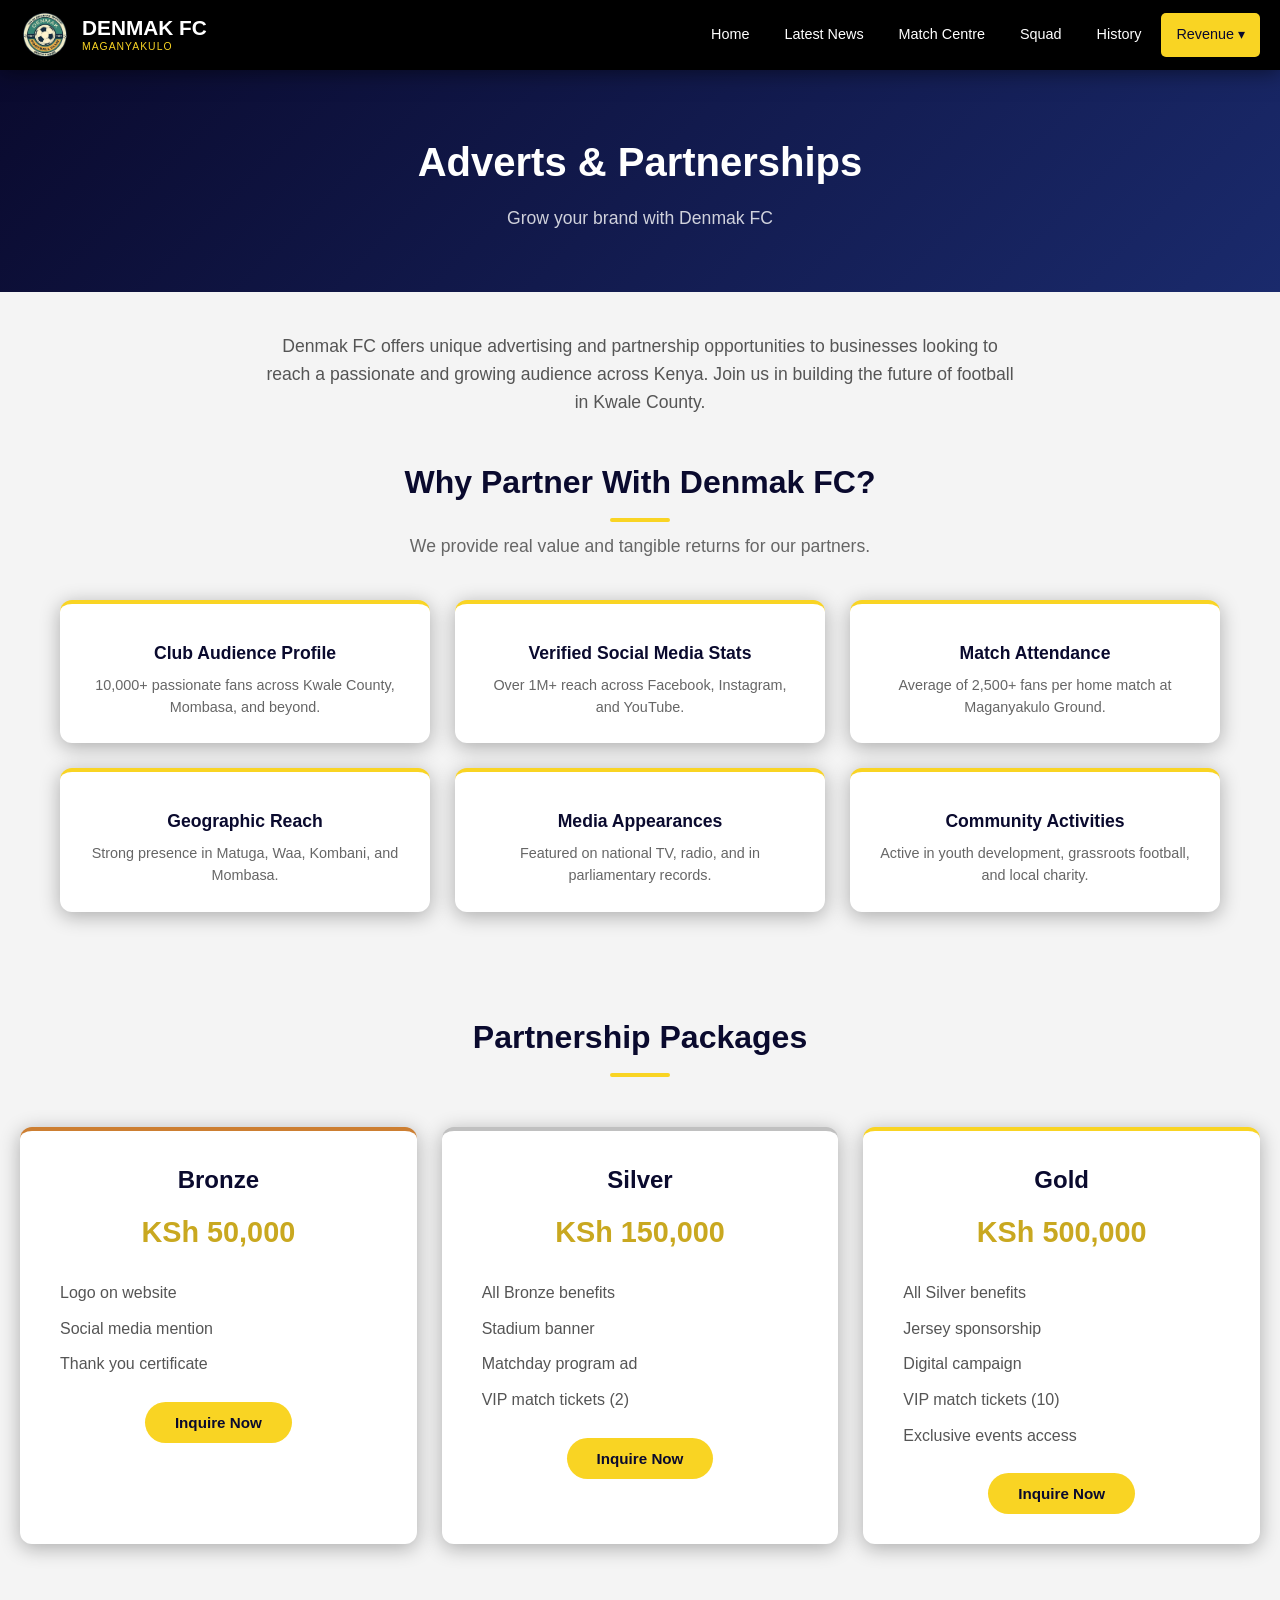
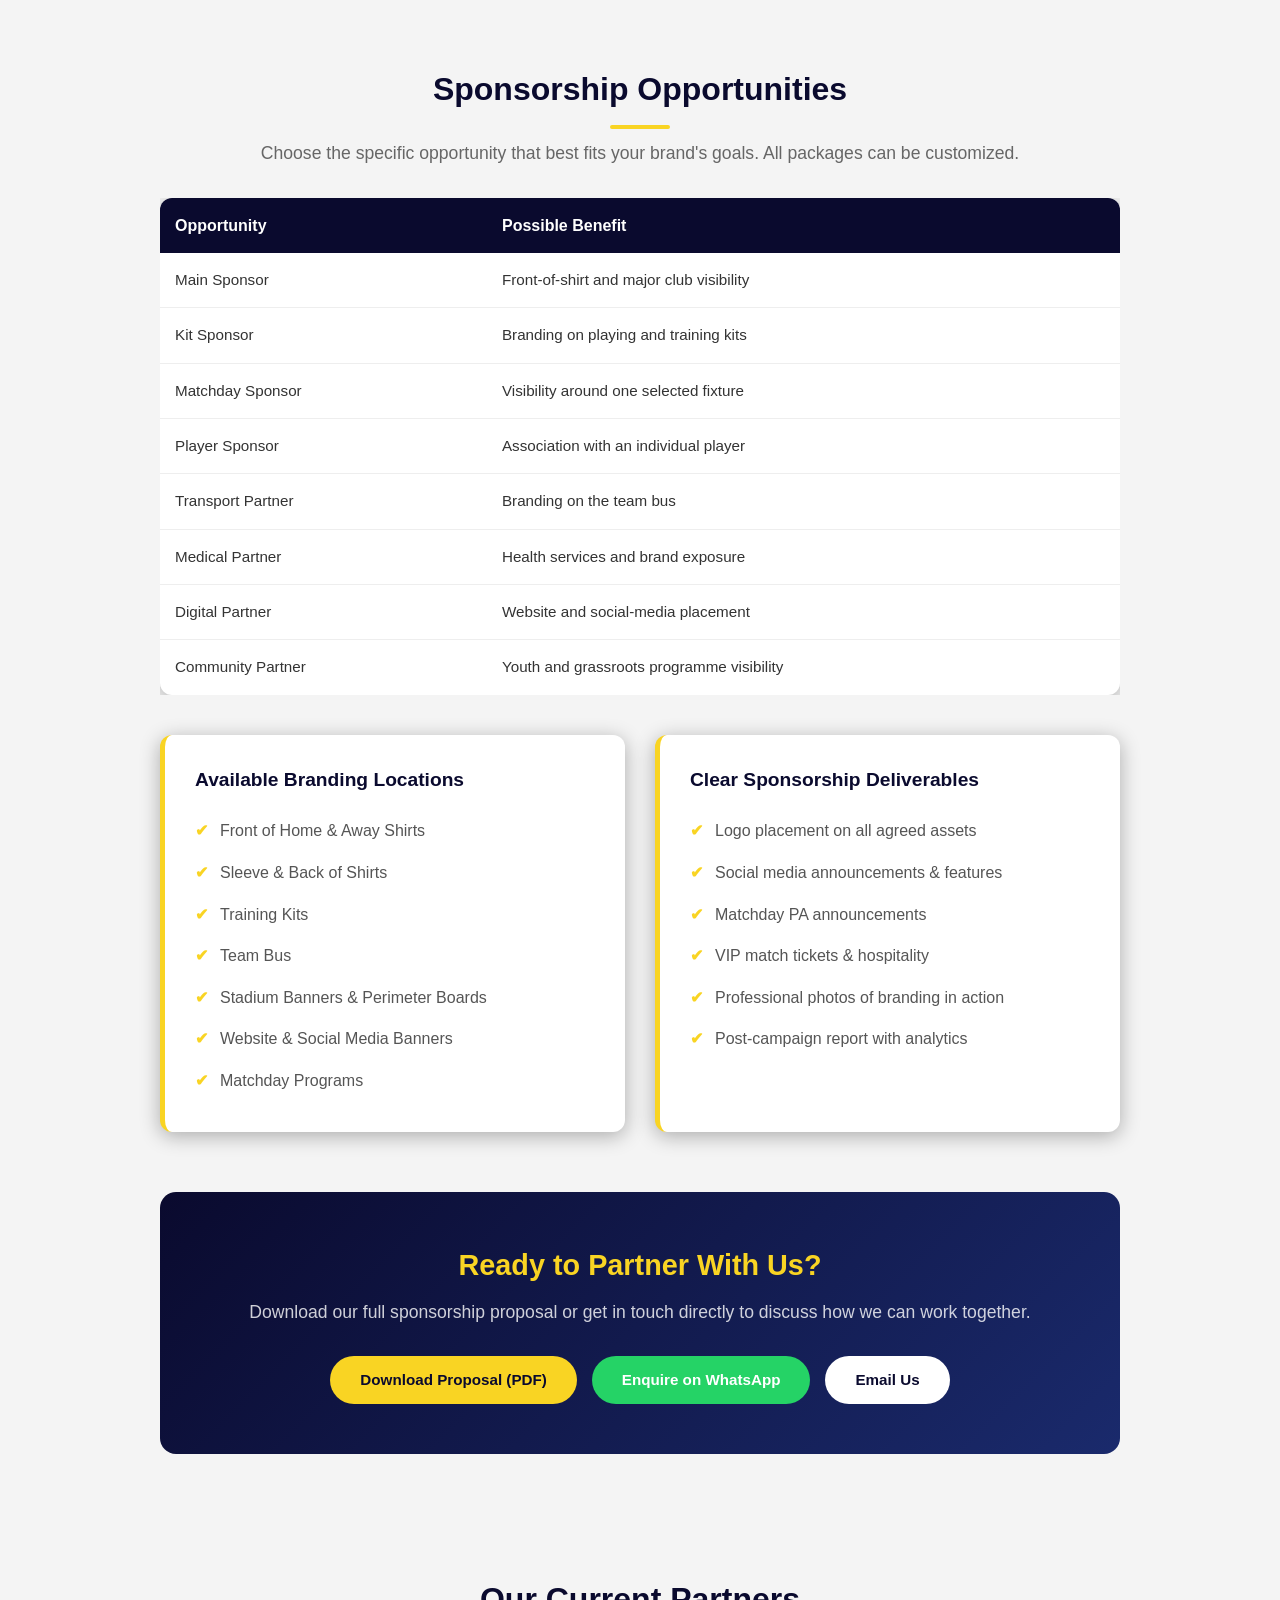
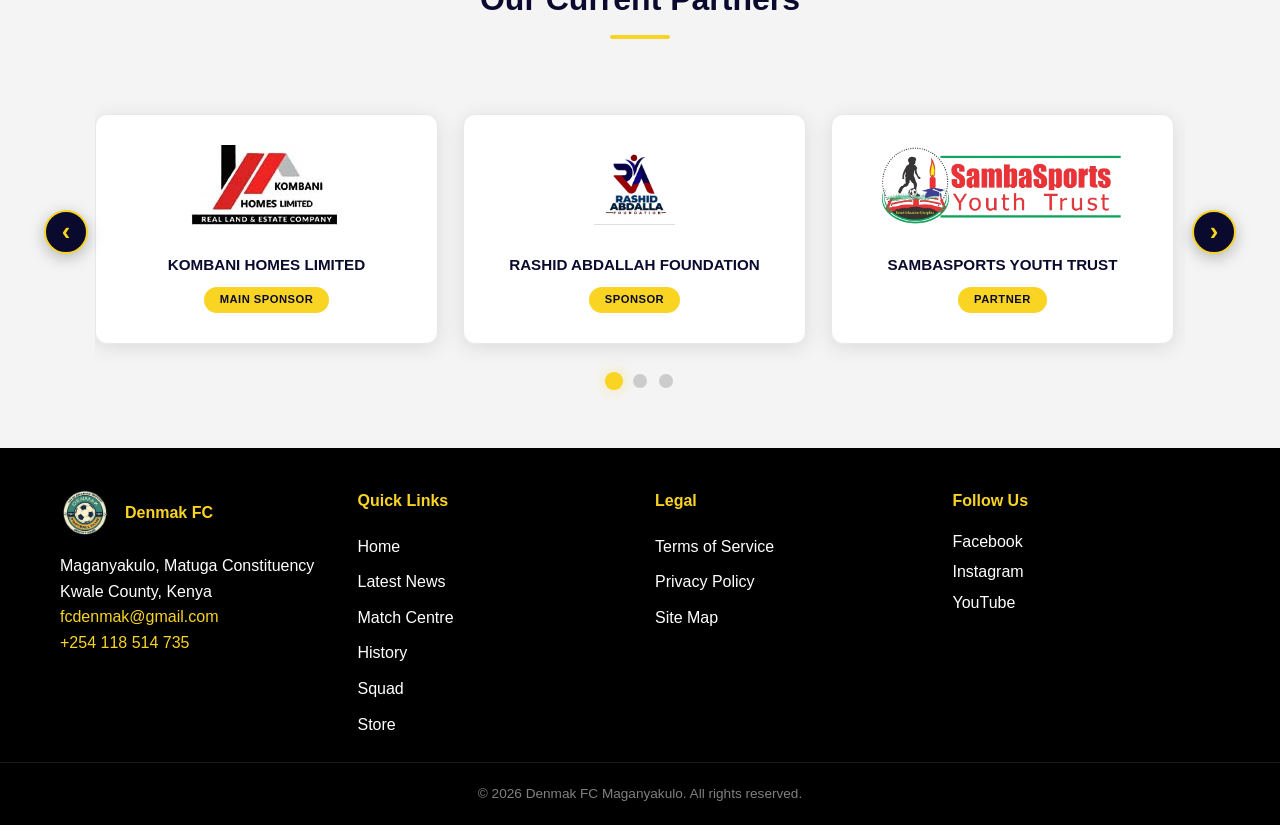
<file: partnerships.html>
<!DOCTYPE html>
<html lang="en">
<head>
    <meta charset="UTF-8">
    <meta name="viewport" content="width=device-width, initial-scale=1.0">
    <link rel="icon" type="image/png" href="images/logo.png">
    <title>Denmak FC - Partnerships & Advertising</title>
    <link rel="stylesheet" href="css/style.css">
</head>
<body>
    <nav class="navbar">
        <div class="nav-container">
            <div class="nav-logo">
                <img src="images/logo.png" alt="Denmak FC Logo" class="logo-img">
                <div class="club-name">
                    DENMAK FC
                    <span class="nickname">Maganyakulo</span>
                </div>
            </div>
            
            <button class="hamburger" id="hamburger" aria-label="Toggle navigation menu">
                <span></span>
                <span></span>
                <span></span>
            </button>
            
            <ul class="nav-menu" id="navMenu">
                <li><a href="index.html"> Home</a></li>
                <li><a href="pages/news.html"> Latest News</a></li>
                <li><a href="matches.html"> Match Centre</a></li>
                <li><a href="squad.html"> Squad</a></li>
                <li><a href="history.html"> History</a></li>
                <li class="dropdown">
                    <a href="revenue.html" class="active"> Revenue ▾</a>
                    <ul class="dropdown-menu">
                        <li><a href="store.html"> Online Store</a></li>
                        <li><a href="partnerships.html"> Adverts & Partnerships</a></li>
                    </ul>
                </li>
            </ul>
        </div>
    </nav>

    <section class="page-header">
        <h1>Adverts & Partnerships</h1>
        <p>Grow your brand with Denmak FC</p>
    </section>

    <section class="partnership-intro">
        <p>Denmak FC offers unique advertising and partnership opportunities to businesses looking to reach a passionate and growing audience across Kenya. Join us in building the future of football in Kwale County.</p>
    </section>

    <!-- NEW: Why Partner With Us (Evidence Section from PDF Advice #5) -->
    <section class="partner-evidence-section">
        <h2>Why Partner With Denmak FC?</h2>
        <p class="section-subtitle">We provide real value and tangible returns for our partners.</p>
        
        <div class="evidence-grid">
            <div class="evidence-item">
                <span class="evidence-icon"></span>
                <h4>Club Audience Profile</h4>
                <p>10,000+ passionate fans across Kwale County, Mombasa, and beyond.</p>
            </div>
            <div class="evidence-item">
                <span class="evidence-icon"></span>
                <h4>Verified Social Media Stats</h4>
                <p>Over 1M+ reach across Facebook, Instagram, and YouTube.</p>
            </div>
            <div class="evidence-item">
                <span class="evidence-icon"></span>
                <h4>Match Attendance</h4>
                <p>Average of 2,500+ fans per home match at Maganyakulo Ground.</p>
            </div>
            <div class="evidence-item">
                <span class="evidence-icon"></span>
                <h4>Geographic Reach</h4>
                <p>Strong presence in Matuga, Waa, Kombani, and Mombasa.</p>
            </div>
            <div class="evidence-item">
                <span class="evidence-icon"></span>
                <h4>Media Appearances</h4>
                <p>Featured on national TV, radio, and in parliamentary records.</p>
            </div>
            <div class="evidence-item">
                <span class="evidence-icon"></span>
                <h4>Community Activities</h4>
                <p>Active in youth development, grassroots football, and local charity.</p>
            </div>
        </div>
    </section>

    <!-- Sponsorship Packages (Existing, but cleaned up) -->
    <section class="partnership-packages">
        <h2>Partnership Packages</h2>
        <div class="packages-grid">
            <div class="package-card bronze">
                <h3>Bronze</h3>
                <p class="package-price">KSh 50,000</p>
                <ul>
                    <li>Logo on website</li>
                    <li>Social media mention</li>
                    <li>Thank you certificate</li>
                </ul>
                <button class="btn inquire-btn" data-package="Bronze">Inquire Now</button>
            </div>
            <div class="package-card silver">
                <h3>Silver</h3>
                <p class="package-price">KSh 150,000</p>
                <ul>
                    <li>All Bronze benefits</li>
                    <li>Stadium banner</li>
                    <li>Matchday program ad</li>
                    <li>VIP match tickets (2)</li>
                </ul>
                <button class="btn inquire-btn" data-package="Silver">Inquire Now</button>
            </div>
            <div class="package-card gold">
                <h3>Gold</h3>
                <p class="package-price">KSh 500,000</p>
                <ul>
                    <li>All Silver benefits</li>
                    <li>Jersey sponsorship</li>
                    <li>Digital campaign</li>
                    <li>VIP match tickets (10)</li>
                    <li>Exclusive events access</li>
                </ul>
                <button class="btn inquire-btn" data-package="Gold">Inquire Now</button>
            </div>
        </div>
    </section>

    <!-- NEW: Detailed Sponsorship Opportunities Table (From PDF Advice #5) -->
    <section class="sponsorship-opportunities">
        <h2>Sponsorship Opportunities</h2>
        <p class="section-intro">Choose the specific opportunity that best fits your brand's goals. All packages can be customized.</p>
        
        <div class="opportunities-table-wrapper">
            <table class="opportunities-table">
                <thead>
                    <tr>
                        <th>Opportunity</th>
                        <th>Possible Benefit</th>
                    </tr>
                </thead>
                <tbody>
                    <tr>
                        <td>Main Sponsor</td>
                        <td>Front-of-shirt and major club visibility</td>
                    </tr>
                    <tr>
                        <td>Kit Sponsor</td>
                        <td>Branding on playing and training kits</td>
                    </tr>
                    <tr>
                        <td>Matchday Sponsor</td>
                        <td>Visibility around one selected fixture</td>
                    </tr>
                    <tr>
                        <td>Player Sponsor</td>
                        <td>Association with an individual player</td>
                    </tr>
                    <tr>
                        <td>Transport Partner</td>
                        <td>Branding on the team bus</td>
                    </tr>
                    <tr>
                        <td>Medical Partner</td>
                        <td>Health services and brand exposure</td>
                    </tr>
                    <tr>
                        <td>Digital Partner</td>
                        <td>Website and social-media placement</td>
                    </tr>
                    <tr>
                        <td>Community Partner</td>
                        <td>Youth and grassroots programme visibility</td>
                    </tr>
                </tbody>
            </table>
        </div>

        <!-- NEW: Available Branding Locations & Deliverables -->
        <div class="branding-deliverables">
            <div class="deliverable-box">
                <h3>Available Branding Locations</h3>
                <ul>
                    <li>Front of Home & Away Shirts</li>
                    <li>Sleeve & Back of Shirts</li>
                    <li>Training Kits</li>
                    <li>Team Bus</li>
                    <li>Stadium Banners & Perimeter Boards</li>
                    <li>Website & Social Media Banners</li>
                    <li>Matchday Programs</li>
                </ul>
            </div>
            <div class="deliverable-box">
                <h3>Clear Sponsorship Deliverables</h3>
                <ul>
                    <li>Logo placement on all agreed assets</li>
                    <li>Social media announcements & features</li>
                    <li>Matchday PA announcements</li>
                    <li>VIP match tickets & hospitality</li>
                    <li>Professional photos of branding in action</li>
                    <li>Post-campaign report with analytics</li>
                </ul>
            </div>
        </div>
    </section>

    <!-- NEW: Downloadable Proposal & Direct Enquiry (From PDF Advice #5) -->
    <section class="sponsorship-cta-section">
        <div class="sponsorship-cta">
            <h3>Ready to Partner With Us?</h3>
            <p>Download our full sponsorship proposal or get in touch directly to discuss how we can work together.</p>
            <div class="cta-buttons">
                <!-- You need to create this PDF and place it in a documents folder -->
                <a href="documents/Denmak_FC_Sponsorship_Proposal.pdf" download class="btn btn-download">Download Proposal (PDF)</a>
                <a href="https://wa.me/254118514735?text=Hello%20Denmak%20FC,%20I%20am%20interested%20in%20sponsoring%20the%20club." target="_blank" class="btn btn-whatsapp">Enquire on WhatsApp</a>
                <a href="mailto:fcdenmak@gmail.com?subject=Sponsorship%20Enquiry" class="btn btn-email">Email Us</a>
            </div>
        </div>
    </section>

    <!-- Current Partners Carousel -->
    <section class="current-partners">
        <h2>Our Current Partners</h2>
        
        <div class="partners-carousel-wrapper">
            <button class="carousel-btn prev" aria-label="Previous partners">‹</button>
            
            <div class="partners-track">
                <div class="partner-logo">
                    <img src="images/Kombani-Homes Logo.jpg" alt="KOMBANI HOMES LIMITED Logo">
                    <p>KOMBANI HOMES LIMITED</p>
                    <span class="partner-tag">MAIN SPONSOR</span>
                </div>
                <div class="partner-logo">
                    <img src="images/RASHID ABDALLAH FOUNDATION.jpg" alt="RASHID ABDALLAH FOUNDATION Logo">
                    <p>RASHID ABDALLAH FOUNDATION</p>
                    <span class="partner-tag">SPONSOR</span>
                </div>
                <div class="partner-logo">
                    <img src="images/sambasports-logo.png" alt="SAMBASPORTS YOUTH TRUST Logo">
                    <p>SAMBASPORTS YOUTH TRUST</p>
                    <span class="partner-tag">PARTNER</span>
                </div>
                <div class="partner-logo">
                    <img src="images/logo.png" alt="Denmak FC Logo">
                    <p>DENMAK FC</p>
                    <span class="partner-tag">CLUB</span>
                </div>
                <div class="partner-logo">
                    <img src="images/Kombani-Homes Logo.jpg" alt="KOMBANI HOMES LIMITED Logo">
                    <p>KOMBANI HOMES LIMITED</p>
                    <span class="partner-tag">MAIN SPONSOR</span>
                </div>
                <div class="partner-logo">
                    <img src="images/RASHID ABDALLAH FOUNDATION.jpg" alt="RASHID ABDALLAH FOUNDATION Logo">
                    <p>RASHID ABDALLAH FOUNDATION</p>
                    <span class="partner-tag">SPONSOR</span>
                </div>
            </div>
            
            <button class="carousel-btn next" aria-label="Next partners">›</button>
        </div>
        
        <div class="carousel-dots"></div>
    </section>

    <!-- Footer (Updated with Real Contact Info) -->
    <footer>
        <div class="footer-content">
            <div class="footer-section">
                <div style="display: flex; align-items: center; gap: 15px; margin-bottom: 15px;">
                    <img src="images/logo.png" alt="Denmak FC Logo" style="height: 50px;">
                    <h4 style="margin: 0;">Denmak FC</h4>
                </div>
                <p>Maganyakulo, Matuga Constituency<br>Kwale County, Kenya</p>
                <p><a href="mailto:fcdenmak@gmail.com" style="color: var(--gold);">fcdenmak@gmail.com</a></p>
                <p><a href="tel:+254118514735" style="color: var(--gold);">+254 118 514 735</a></p>
            </div>
            <div class="footer-section">
                <h4>Quick Links</h4>
                <ul>
                    <li><a href="index.html">Home</a></li>
                    <li><a href="pages/news.html">Latest News</a></li>
                    <li><a href="matches.html">Match Centre</a></li>
                    <li><a href="history.html">History</a></li>
                    <li><a href="squad.html">Squad</a></li>
                    <li><a href="store.html">Store</a></li>
                </ul>
            </div>
            <div class="footer-section">
                <h4>Legal</h4>
                <ul>
                    <li><a href="pages/terms.html">Terms of Service</a></li>
                    <li><a href="pages/privacy.html">Privacy Policy</a></li>
                    <li><a href="pages/sitemap.html">Site Map</a></li>
                </ul>
            </div>
            <div class="footer-section">
                <h4>Follow Us</h4>
                <div class="social-links">
                    <a href="https://www.facebook.com/profile.php?id=100083734833393" target="_blank">Facebook</a>
                    <a href="https://www.instagram.com/denmak_fc_maganyakulo?exln=MWQzYnJ5ZmRseGR4cQ==" target="_blank">Instagram</a>
                    <a href="https://www.youtube.com/@DenmakFC" target="_blank">YouTube</a>
                </div>
            </div>
        </div>
        <div class="footer-bottom">
            <p>&copy; 2026 Denmak FC Maganyakulo. All rights reserved.</p>
        </div>
    </footer>

    <script src="js/script.js"></script>
</body>
</html>
</file>
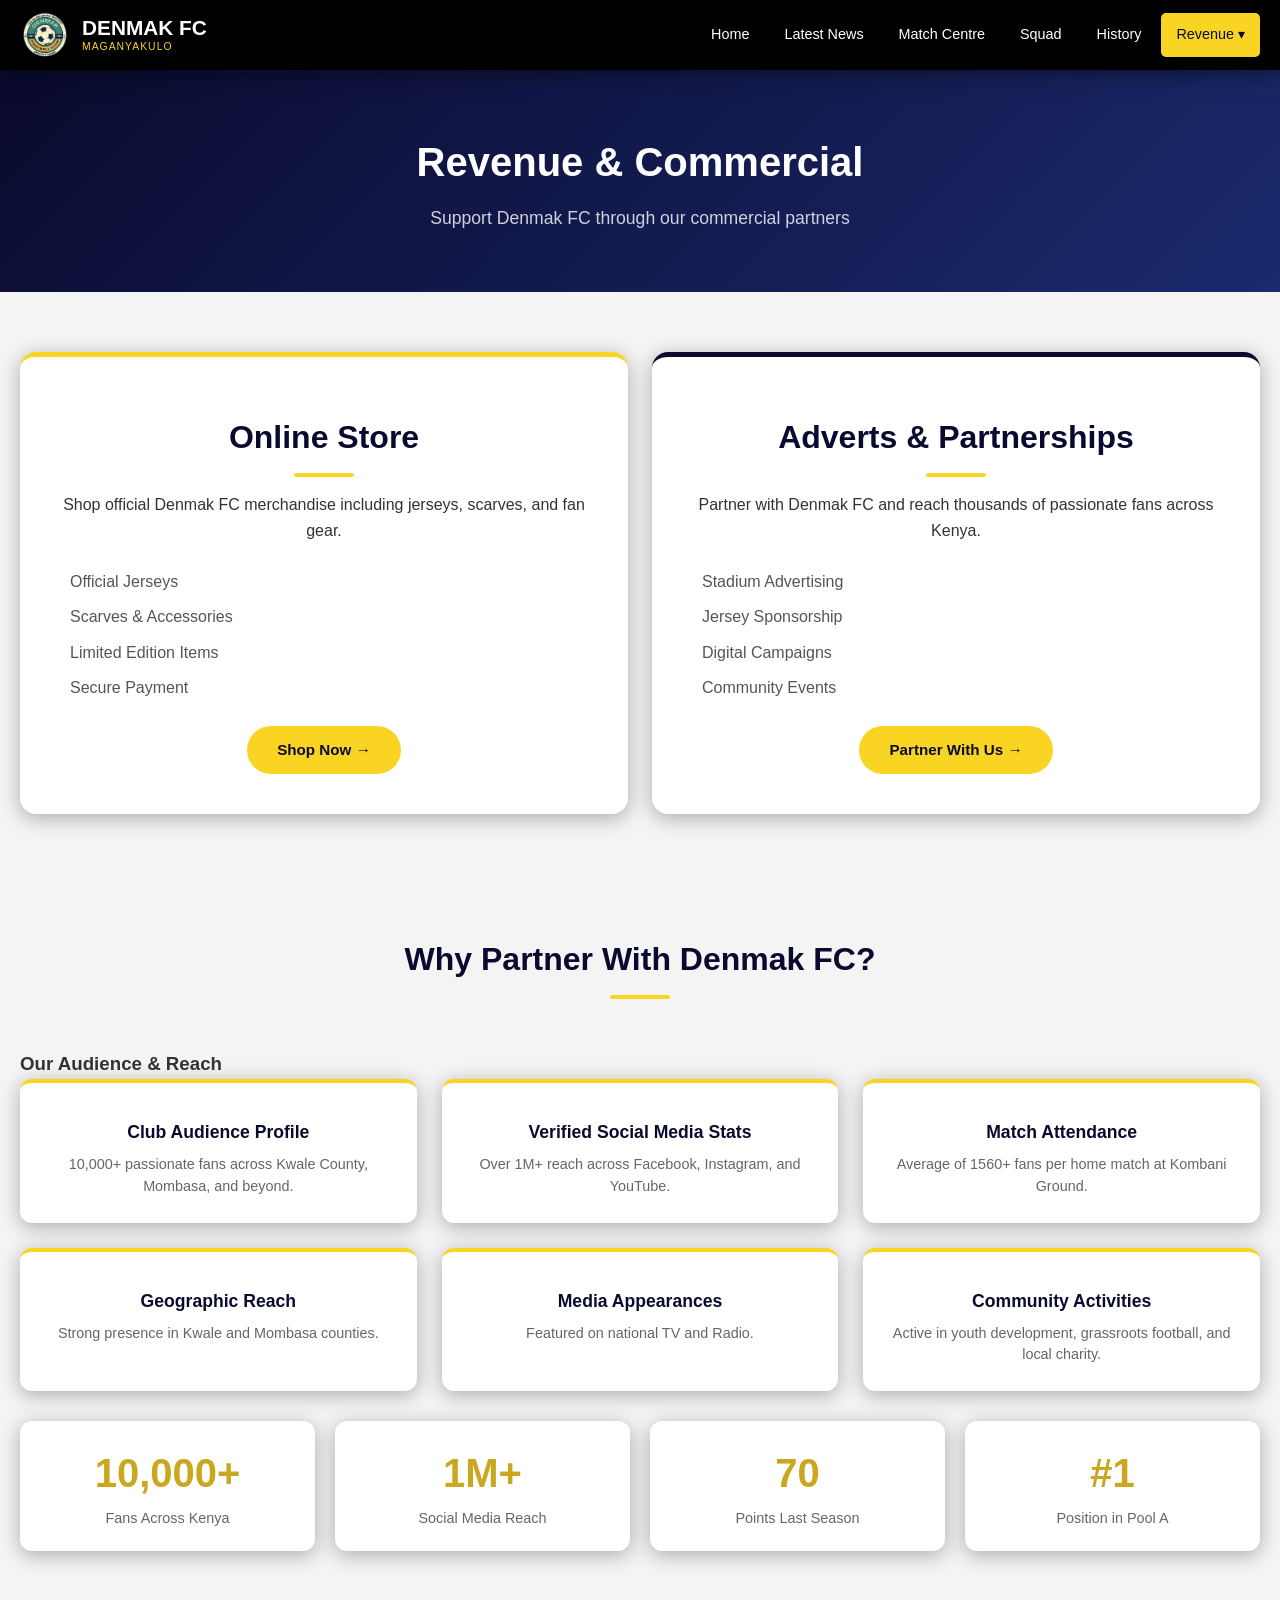
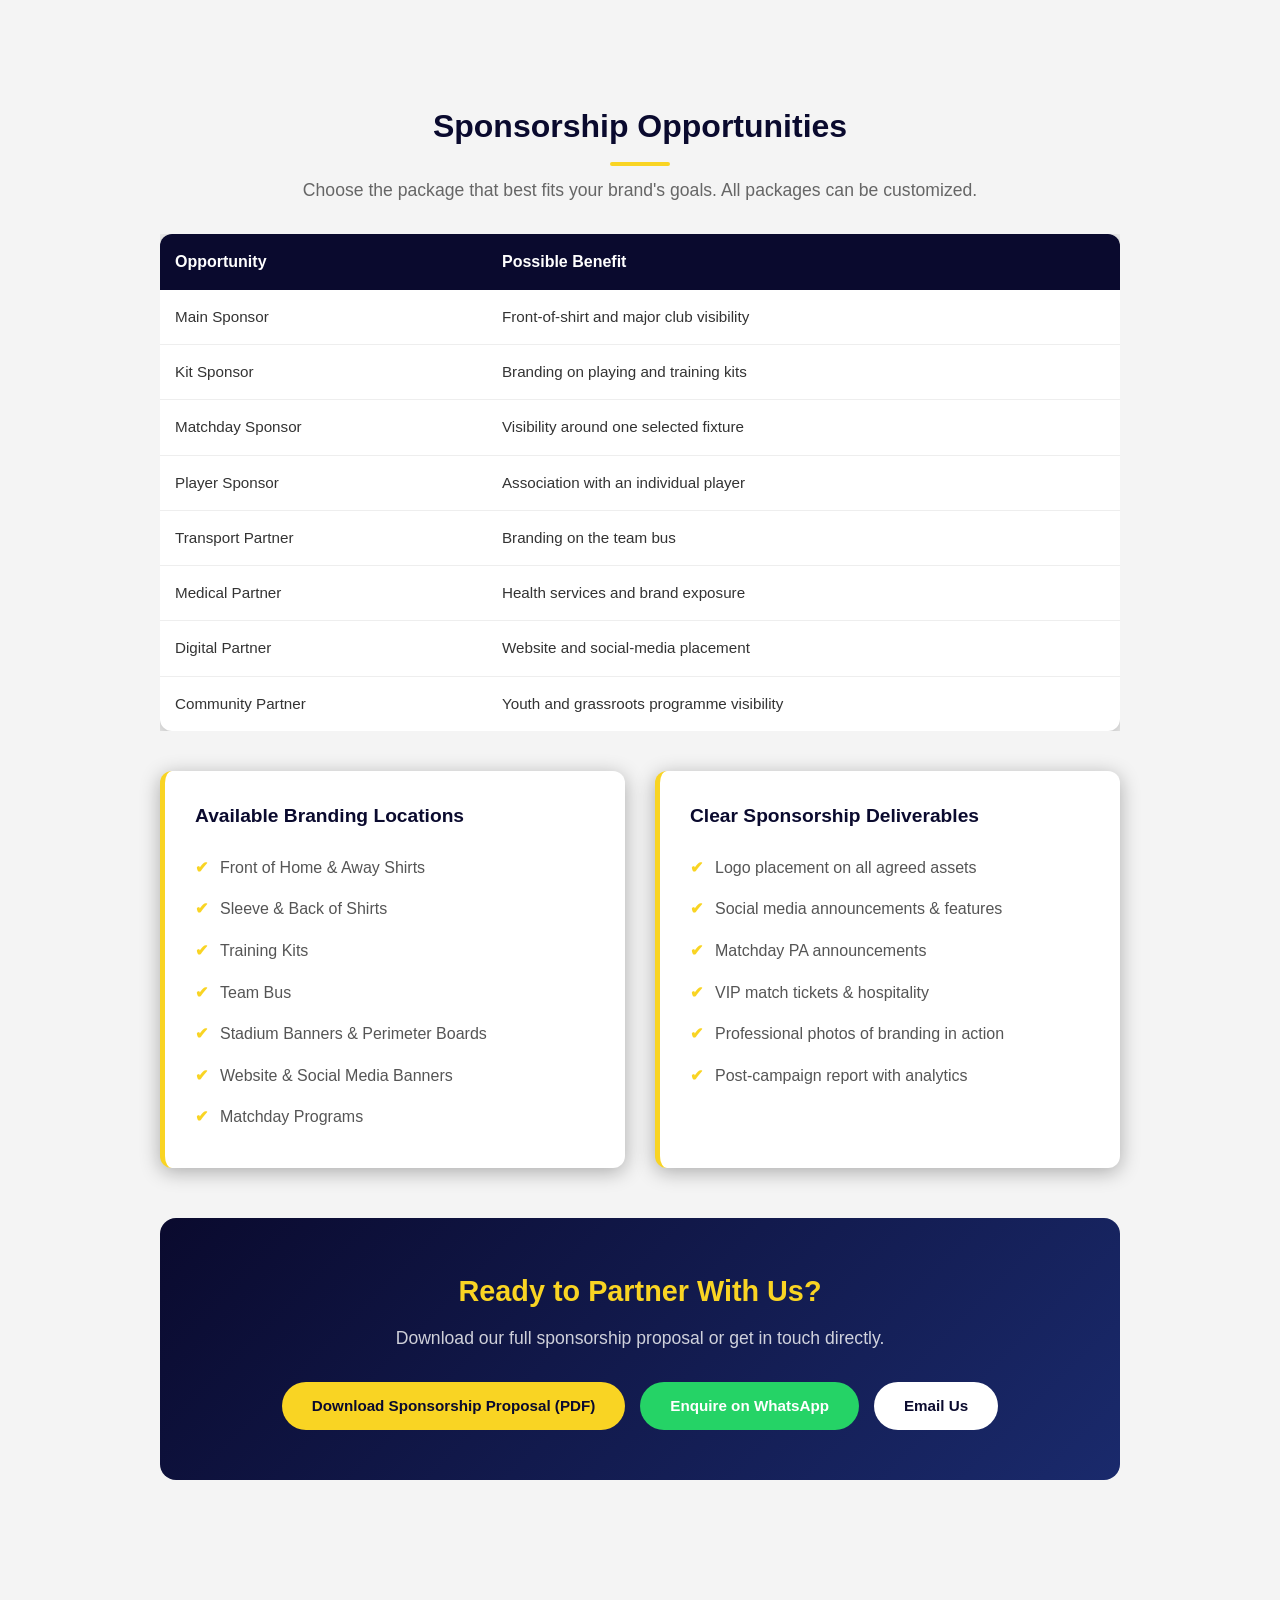
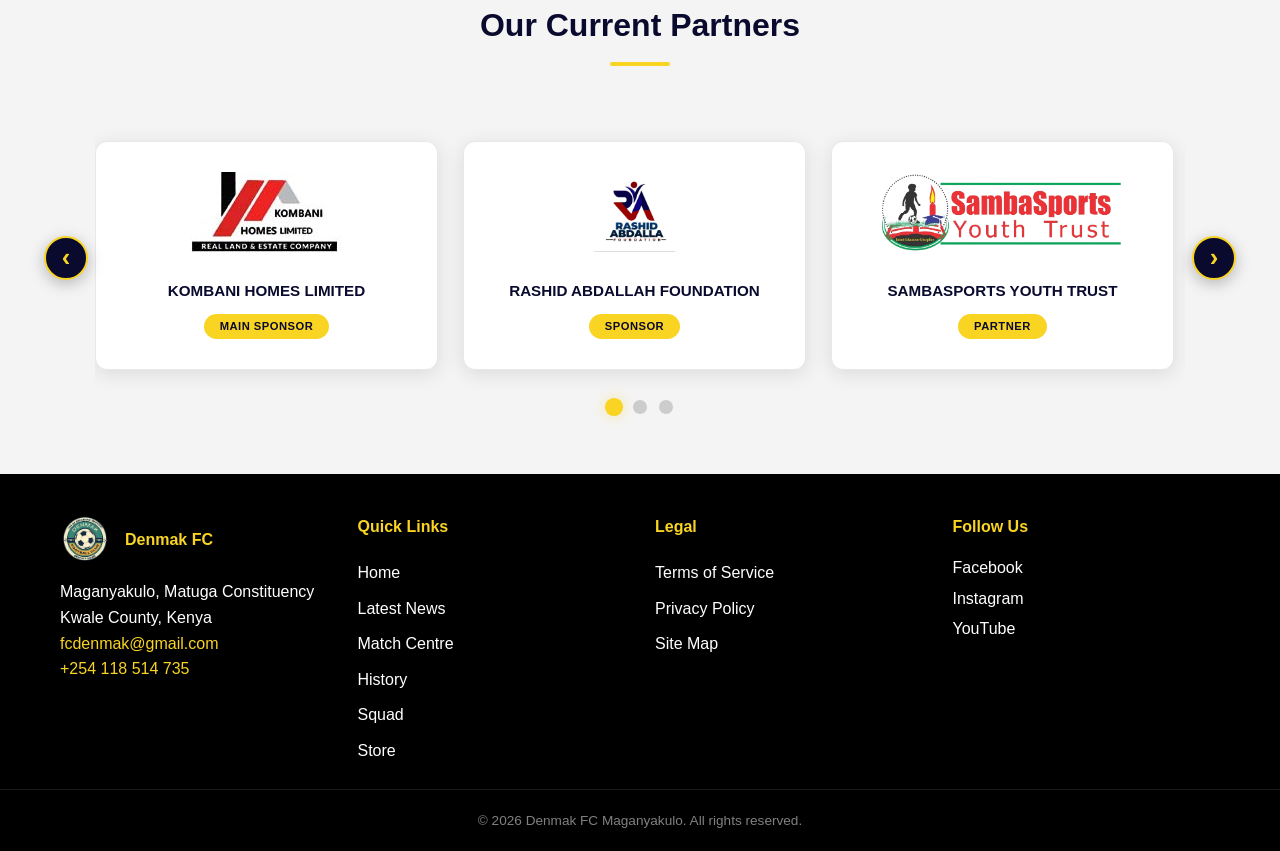
<file: revenue.html>
<!DOCTYPE html>
<html lang="en">
<head>
    <meta charset="UTF-8">
    <meta name="viewport" content="width=device-width, initial-scale=1.0">
    <link rel="icon" type="image/png" href="images/logo.png">
    <title>Denmak FC - Revenue & Commercial</title>
    <link rel="stylesheet" href="css/style.css">
</head>
<body>
    <nav class="navbar">
        <div class="nav-container">
            <div class="nav-logo">
                <img src="images/logo.png" alt="Denmak FC Logo" class="logo-img">
                <div class="club-name">
                    DENMAK FC
                    <span class="nickname">Maganyakulo</span>
                </div>
            </div>
            
            <button class="hamburger" id="hamburger" aria-label="Toggle navigation menu">
                <span></span>
                <span></span>
                <span></span>
            </button>
            
            <ul class="nav-menu" id="navMenu">
                <li><a href="index.html"> Home</a></li>
                <li><a href="pages/news.html"> Latest News</a></li> <!-- Added News Link -->
                <li><a href="matches.html"> Match Centre</a></li>
                <li><a href="squad.html"> Squad</a></li>
                <li><a href="history.html"> History</a></li>
                <li class="dropdown">
                    <a href="revenue.html" class="active"> Revenue ▾</a>
                    <ul class="dropdown-menu">
                        <li><a href="store.html"> Online Store</a></li>
                        <li><a href="partnerships.html"> Adverts & Partnerships</a></li>
                    </ul>
                </li>
            </ul>
        </div>
    </nav>

    <section class="page-header">
        <h1>Revenue & Commercial</h1>
        <p>Support Denmak FC through our commercial partners</p>
    </section>

    <!-- Main Revenue Options (Existing) -->
    <section class="revenue-options">
        <div class="revenue-grid">
            <div class="revenue-card store-card">
                <div class="revenue-icon"></div>
                <h2>Online Store</h2>
                <p>Shop official Denmak FC merchandise including jerseys, scarves, and fan gear.</p>
                <ul class="revenue-features">
                    <li> Official Jerseys</li>
                    <li>Scarves & Accessories</li>
                    <li> Limited Edition Items</li>
                    <li> Secure Payment</li>
                </ul>
                <a href="store.html" class="btn">Shop Now →</a>
            </div>

            <div class="revenue-card partnership-card">
                <div class="revenue-icon"></div>
                <h2>Adverts & Partnerships</h2>
                <p>Partner with Denmak FC and reach thousands of passionate fans across Kenya.</p>
                <ul class="revenue-features">
                    <li> Stadium Advertising</li>
                    <li>Jersey Sponsorship</li>
                    <li> Digital Campaigns</li>
                    <li> Community Events</li>
                </ul>
                <a href="partnerships.html" class="btn">Partner With Us →</a>
            </div>
        </div>
    </section>

    <!-- Why Partner Section (Updated with Evidence) -->
    <section class="why-partner">
        <h2>Why Partner With Denmak FC?</h2>
        
        <!-- New Evidence Section from PDF Advice #5 -->
        <div class="partner-evidence">
            <h3>Our Audience & Reach</h3>
            <div class="evidence-grid">
                <div class="evidence-item">
                    <span class="evidence-icon"></span>
                    <h4>Club Audience Profile</h4>
                    <p>10,000+ passionate fans across Kwale County, Mombasa, and beyond.</p>
                </div>
                <div class="evidence-item">
                    <span class="evidence-icon"></span>
                    <h4>Verified Social Media Stats</h4>
                    <p>Over 1M+ reach across Facebook, Instagram, and YouTube.</p>
                </div>
                <div class="evidence-item">
                    <span class="evidence-icon"></span>
                    <h4>Match Attendance</h4>
                    <p>Average of 1560+ fans per home match at Kombani Ground.</p>
                </div>
                <div class="evidence-item">
                    <span class="evidence-icon"></span>
                    <h4>Geographic Reach</h4>
                    <p>Strong presence in Kwale and Mombasa counties.</p>
                </div>
                <div class="evidence-item">
                    <span class="evidence-icon"></span>
                    <h4>Media Appearances</h4>
                    <p>Featured on national TV and Radio.</p>
                </div>
                <div class="evidence-item">
                    <span class="evidence-icon"></span>
                    <h4>Community Activities</h4>
                    <p>Active in youth development, grassroots football, and local charity.</p>
                </div>
            </div>
        </div>

        <div class="stats-highlight">
            <div class="highlight-item">
                <span class="highlight-number">10,000+</span>
                <span class="highlight-label">Fans Across Kenya</span>
            </div>
            <div class="highlight-item">
                <span class="highlight-number">1M+</span>
                <span class="highlight-label">Social Media Reach</span>
            </div>
            <div class="highlight-item">
                <span class="highlight-number">70</span>
                <span class="highlight-label">Points Last Season</span>
            </div>
            <div class="highlight-item">
                <span class="highlight-number">#1</span>
                <span class="highlight-label">Position in Pool A</span>
            </div>
        </div>
    </section>

    <!-- NEW: Detailed Sponsorship Opportunities Table (From PDF Advice #5) -->
    <section class="sponsorship-opportunities">
        <h2>Sponsorship Opportunities</h2>
        <p class="section-intro">Choose the package that best fits your brand's goals. All packages can be customized.</p>
        
        <div class="opportunities-table-wrapper">
            <table class="opportunities-table">
                <thead>
                    <tr>
                        <th>Opportunity</th>
                        <th>Possible Benefit</th>
                    </tr>
                </thead>
                <tbody>
                    <tr>
                        <td>Main Sponsor</td>
                        <td>Front-of-shirt and major club visibility</td>
                    </tr>
                    <tr>
                        <td>Kit Sponsor</td>
                        <td>Branding on playing and training kits</td>
                    </tr>
                    <tr>
                        <td>Matchday Sponsor</td>
                        <td>Visibility around one selected fixture</td>
                    </tr>
                    <tr>
                        <td>Player Sponsor</td>
                        <td>Association with an individual player</td>
                    </tr>
                    <tr>
                        <td>Transport Partner</td>
                        <td>Branding on the team bus</td>
                    </tr>
                    <tr>
                        <td>Medical Partner</td>
                        <td>Health services and brand exposure</td>
                    </tr>
                    <tr>
                        <td>Digital Partner</td>
                        <td>Website and social-media placement</td>
                    </tr>
                    <tr>
                        <td>Community Partner</td>
                        <td>Youth and grassroots programme visibility</td>
                    </tr>
                </tbody>
            </table>
        </div>

        <!-- NEW: Available Branding Locations & Deliverables -->
        <div class="branding-deliverables">
            <div class="deliverable-box">
                <h3>Available Branding Locations</h3>
                <ul>
                    <li>Front of Home & Away Shirts</li>
                    <li>Sleeve & Back of Shirts</li>
                    <li>Training Kits</li>
                    <li>Team Bus</li>
                    <li>Stadium Banners & Perimeter Boards</li>
                    <li>Website & Social Media Banners</li>
                    <li>Matchday Programs</li>
                </ul>
            </div>
            <div class="deliverable-box">
                <h3>Clear Sponsorship Deliverables</h3>
                <ul>
                    <li>Logo placement on all agreed assets</li>
                    <li>Social media announcements & features</li>
                    <li>Matchday PA announcements</li>
                    <li>VIP match tickets & hospitality</li>
                    <li>Professional photos of branding in action</li>
                    <li>Post-campaign report with analytics</li>
                </ul>
            </div>
        </div>

        <!-- NEW: Downloadable Proposal & Direct Enquiry -->
        <div class="sponsorship-cta">
            <h3>Ready to Partner With Us?</h3>
            <p>Download our full sponsorship proposal or get in touch directly.</p>
            <div class="cta-buttons">
                <!-- You need to create this PDF and place it in a documents folder -->
                <a href="documents/Denmak_FC_Sponsorship_Proposal.pdf" download class="btn btn-download">Download Sponsorship Proposal (PDF)</a>
                <a href="https://wa.me/254118514735?text=Hello%20Denmak%20FC,%20I%20am%20interested%20in%20sponsoring%20the%20club." target="_blank" class="btn btn-whatsapp">Enquire on WhatsApp</a>
                <a href="mailto:fcdenmak@gmail.com?subject=Sponsorship%20Enquiry" class="btn btn-email">Email Us</a>
            </div>
        </div>
    </section>

    <!-- Partners Section (Optional, but good to keep) -->
    <section class="current-partners">
        <h2>Our Current Partners</h2>
        <div class="partners-carousel-wrapper">
            <button class="carousel-btn prev" aria-label="Previous">‹</button>
            <div class="partners-track">
                <div class="partner-logo">
                    <img src="images/Kombani-Homes Logo.jpg" alt="KOMBANI HOMES LIMITED">
                    <p>KOMBANI HOMES LIMITED</p>
                    <span class="partner-tag">MAIN SPONSOR</span>
                </div>
                <div class="partner-logo">
                    <img src="images/RASHID ABDALLAH FOUNDATION.jpg" alt="RASHID ABDALLAH FOUNDATION">
                    <p>RASHID ABDALLAH FOUNDATION</p>
                    <span class="partner-tag">SPONSOR</span>
                </div>
                <div class="partner-logo">
                    <img src="images/sambasports-logo.png" alt="SAMBASPORTS YOUTH TRUST">
                    <p>SAMBASPORTS YOUTH TRUST</p>
                    <span class="partner-tag">PARTNER</span>
                </div>
                <div class="partner-logo">
                    <img src="images/logo.png" alt="DENMAK FC">
                    <p>DENMAK FC</p>
                    <span class="partner-tag">CLUB</span>
                </div>
                <div class="partner-logo">
                    <img src="images/Kombani-Homes Logo.jpg" alt="KOMBANI HOMES LIMITED">
                    <p>KOMBANI HOMES LIMITED</p>
                    <span class="partner-tag">MAIN SPONSOR</span>
                </div>
                <div class="partner-logo">
                    <img src="images/RASHID ABDALLAH FOUNDATION.jpg" alt="RASHID ABDALLAH FOUNDATION">
                    <p>RASHID ABDALLAH FOUNDATION</p>
                    <span class="partner-tag">SPONSOR</span>
                </div>
            </div>
            <button class="carousel-btn next" aria-label="Next">›</button>
        </div>
        <div class="carousel-dots"></div>
    </section>

    <!-- Footer (Updated with Real Contact Info) -->
    <footer>
        <div class="footer-content">
            <div class="footer-section">
                <div style="display: flex; align-items: center; gap: 15px; margin-bottom: 15px;">
                    <img src="images/logo.png" alt="Denmak FC Logo" style="height: 50px;">
                    <h4 style="margin: 0;">Denmak FC</h4>
                </div>
                <p>Maganyakulo, Matuga Constituency<br>Kwale County, Kenya</p>
                <p><a href="mailto:fcdenmak@gmail.com" style="color: var(--gold);">fcdenmak@gmail.com</a></p>
                <p><a href="tel:+254118514735" style="color: var(--gold);">+254 118 514 735</a></p>
            </div>
            <div class="footer-section">
                <h4>Quick Links</h4>
                <ul>
                    <li><a href="index.html">Home</a></li>
                    <li><a href="pages/news.html">Latest News</a></li>
                    <li><a href="matches.html">Match Centre</a></li>
                    <li><a href="history.html">History</a></li>
                    <li><a href="squad.html">Squad</a></li>
                    <li><a href="store.html">Store</a></li>
                </ul>
            </div>
            <div class="footer-section">
                <h4>Legal</h4>
                <ul>
                    <li><a href="pages/terms.html">Terms of Service</a></li>
                    <li><a href="pages/privacy.html">Privacy Policy</a></li>
                    <li><a href="pages/sitemap.html">Site Map</a></li>
                </ul>
            </div>
            <div class="footer-section">
                <h4>Follow Us</h4>
                <div class="social-links">
                    <a href="https://www.facebook.com/profile.php?id=100083734833393" target="_blank">Facebook</a>
                    <a href="https://www.instagram.com/denmak_fc_maganyakulo?exln=MWQzYnJ5ZmRseGR4cQ==" target="_blank">Instagram</a>
                    <a href="https://www.youtube.com/@DenmakFC" target="_blank">YouTube</a>
                </div>
            </div>
        </div>
        <div class="footer-bottom">
            <p>&copy; 2026 Denmak FC Maganyakulo. All rights reserved.</p>
        </div>
    </footer>

    <script src="js/script.js"></script>
</body>
</html>
</file>
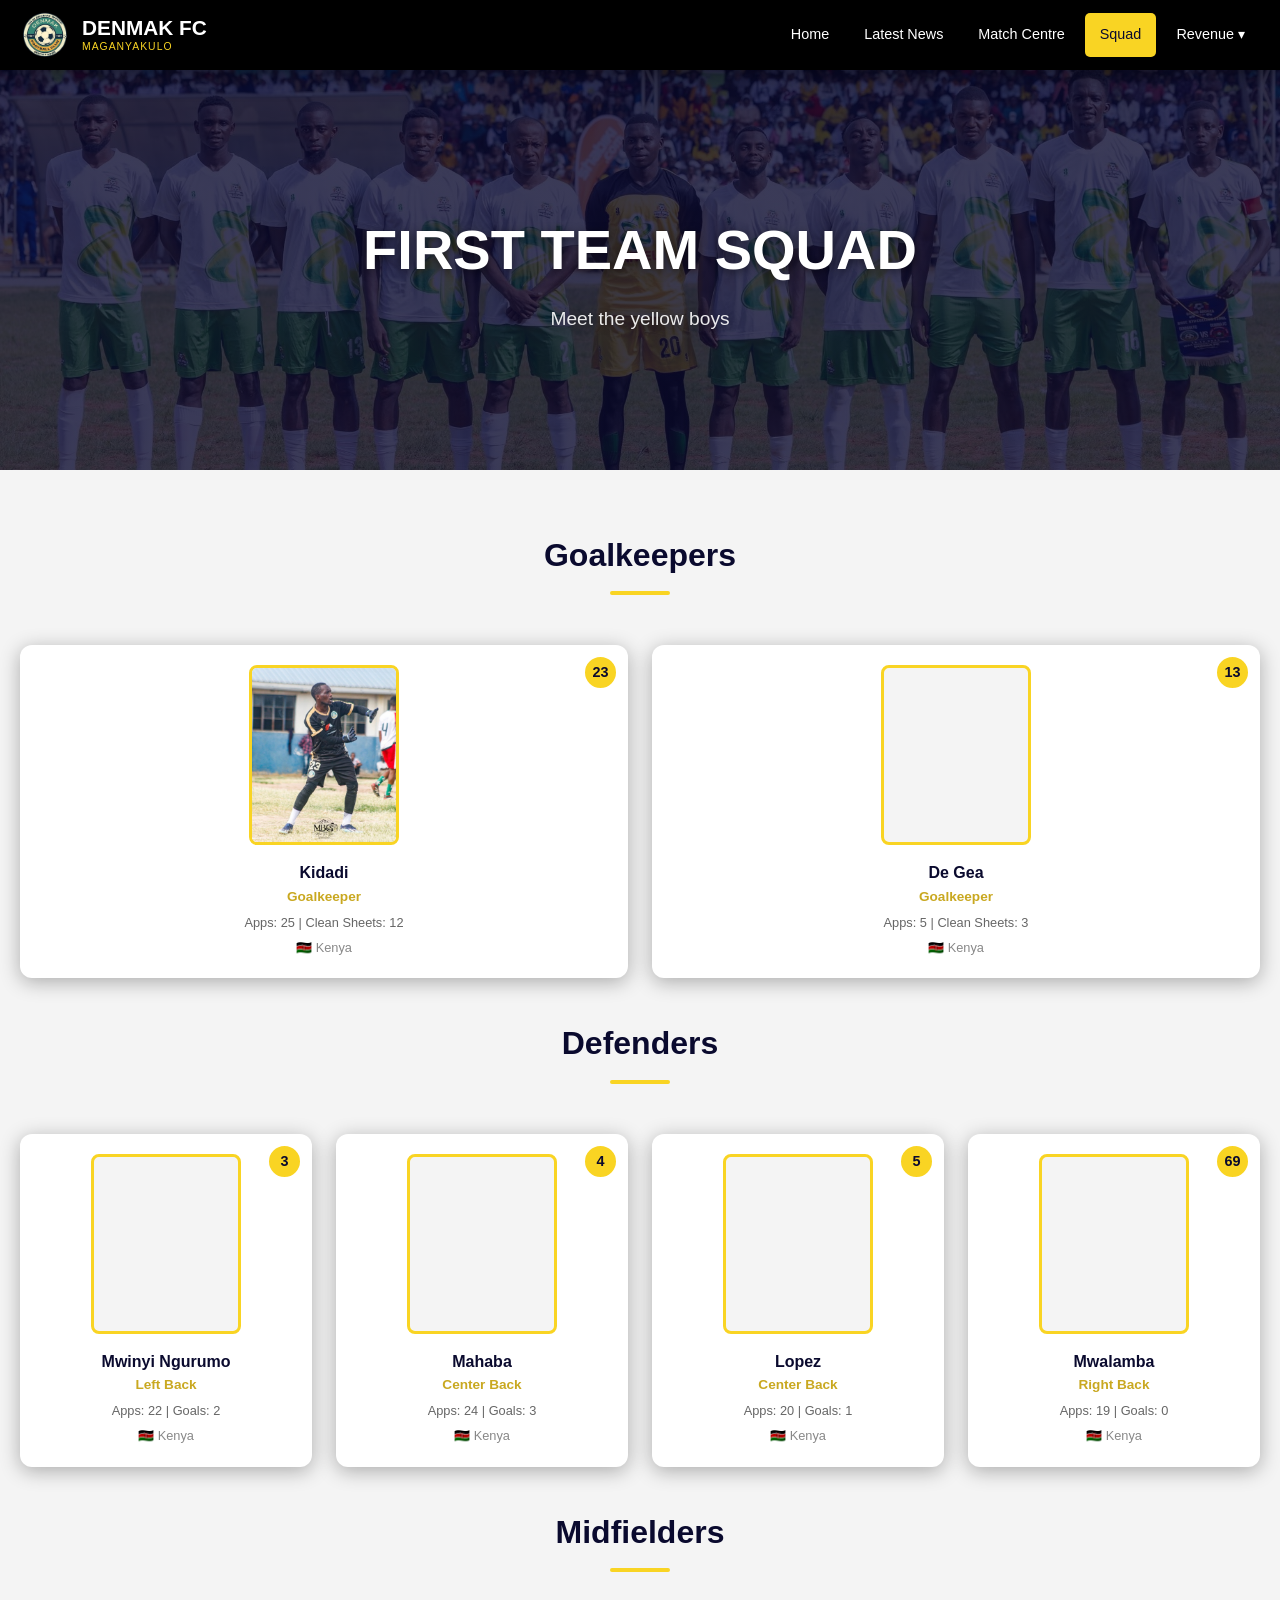
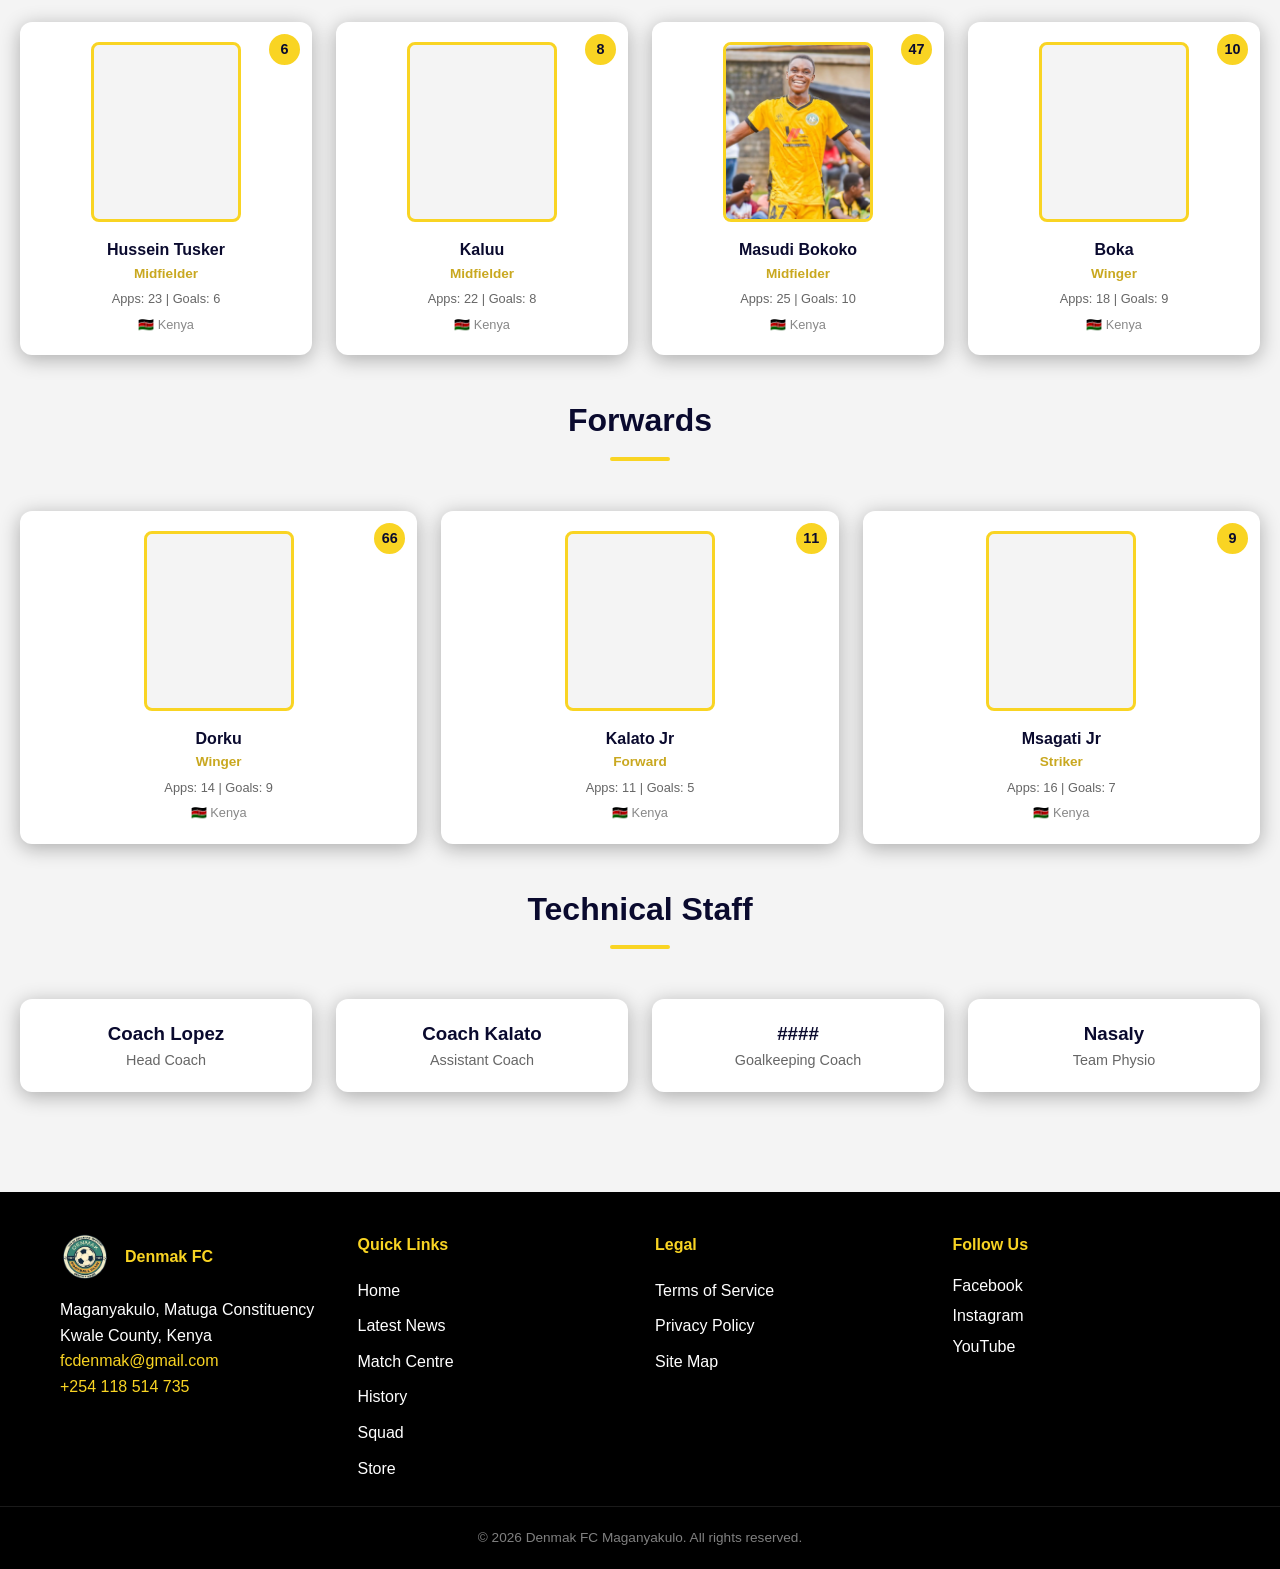
<file: squad.html>
<!DOCTYPE html>
<html lang="en">
<head>
    <meta charset="UTF-8">
    <meta name="viewport" content="width=device-width, initial-scale=1.0">
    <link rel="icon" type="image/png" href="images/logo.png">
    <title>Denmak FC - Squad</title>
    <link rel="stylesheet" href="css/style.css">
</head>
<body>
    <nav class="navbar">
    <div class="nav-container">
        <div class="nav-logo">
            <img src="images/logo.png" alt="Denmak FC Logo" style="height: 50px;">
            <div class="club-name">
                DENMAK FC
                <span class="nickname">Maganyakulo</span>
            </div>
        </div>
        
        <!-- Hamburger Button -->
        <button class="hamburger" id="hamburger" aria-label="Toggle navigation menu">
            <span></span>
            <span></span>
            <span></span>
        </button>
        
        <ul class="nav-menu" id="navMenu">
            <li><a href="index.html"> Home</a></li>
            <li><a href="pages/news.html"> Latest News</a></li>
            <li><a href="matches.html"> Match Centre</a></li>
            <li><a href="squad.html" class="active"> Squad</a></li>
            <li class="dropdown">
                <a href="revenue.html"> Revenue ▾</a>
                <ul class="dropdown-menu">
                    <li><a href="store.html"> Online Store</a></li>
                    <li><a href="partnerships.html"> Adverts & Partnerships</a></li>
                </ul>
            </li>
        </ul>
    </div>
</nav>

    <!-- Squad Hero with Background Image -->
    <section class="squad-hero">
        <div class="squad-hero-overlay">
            <div class="squad-hero-content">
                <h1>First Team Squad</h1>
                <p>Meet the yellow boys</p>
            </div>
        </div>
    </section>

    <section class="squad-section">
        <h2> Goalkeepers</h2>
        <div class="squad-grid">
            <div class="player-card">
                <div class="player-image">
                    <span class="player-number">23</span>
                    <div class="player-photo-wrapper">
                        <img src="images/Kidadi.jpg" alt="Kidadi" class="player-photo-img">
                    </div>
                </div>
                <h3>Kidadi</h3>
                <p class="player-position">Goalkeeper</p>
                <p class="player-stats">Apps: 25 | Clean Sheets: 12</p>
                <p class="player-nationality">🇰🇪 Kenya</p>
            </div>
            <div class="player-card">
                <div class="player-image">
                    <span class="player-number">13</span>
                    <div class="player-photo-wrapper">
                        <span class="no-image"></span>
                    </div>
                </div>
                <h3>De Gea</h3>
                <p class="player-position">Goalkeeper</p>
                <p class="player-stats">Apps: 5 | Clean Sheets: 3</p>
                <p class="player-nationality">🇰🇪 Kenya</p>
            </div>
        </div>

        <h2> Defenders</h2>
        <div class="squad-grid">
            <div class="player-card">
                <div class="player-image">
                    <span class="player-number">3</span>
                    <div class="player-photo-wrapper">
                        <span class="no-image"></span>
                    </div>
                </div>
                <h3>Mwinyi Ngurumo</h3>
                <p class="player-position">Left Back</p>
                <p class="player-stats">Apps: 22 | Goals: 2</p>
                <p class="player-nationality">🇰🇪 Kenya</p>
            </div>
            <div class="player-card">
                <div class="player-image">
                    <span class="player-number">4</span>
                    <div class="player-photo-wrapper">
                        <span class="no-image"></span>
                    </div>
                </div>
                <h3>Mahaba</h3>
                <p class="player-position">Center Back</p>
                <p class="player-stats">Apps: 24 | Goals: 3</p>
                <p class="player-nationality">🇰🇪 Kenya</p>
            </div>
            <div class="player-card">
                <div class="player-image">
                    <span class="player-number">5</span>
                    <div class="player-photo-wrapper">
                        <span class="no-image"></span>
                    </div>
                </div>
                <h3>Lopez</h3>
                <p class="player-position">Center Back</p>
                <p class="player-stats">Apps: 20 | Goals: 1</p>
                <p class="player-nationality">🇰🇪 Kenya</p>
            </div>
            <div class="player-card">
                <div class="player-image">
                    <span class="player-number">69</span>
                    <div class="player-photo-wrapper">
                        <span class="no-image"></span>
                    </div>
                </div>
                <h3>Mwalamba</h3>
                <p class="player-position">Right Back</p>
                <p class="player-stats">Apps: 19 | Goals: 0</p>
                <p class="player-nationality">🇰🇪 Kenya</p>
            </div>
        </div>

        <h2>Midfielders</h2>
        <div class="squad-grid">
            <div class="player-card">
                <div class="player-image">
                    <span class="player-number">6</span>
                    <div class="player-photo-wrapper">
                        <span class="no-image"></span>
                    </div>
                </div>
                <h3>Hussein Tusker</h3>
                <p class="player-position">Midfielder</p>
                <p class="player-stats">Apps: 23 | Goals: 6</p>
                <p class="player-nationality">🇰🇪 Kenya</p>
            </div>
            <div class="player-card">
                <div class="player-image">
                    <span class="player-number">8</span>
                    <div class="player-photo-wrapper">
                        <span class="no-image"></span>
                    </div>
                </div>
                <h3>Kaluu</h3>
                <p class="player-position">Midfielder</p>
                <p class="player-stats">Apps: 22 | Goals: 8</p>
                <p class="player-nationality">🇰🇪 Kenya</p>
            </div>
            <div class="player-card">
                <div class="player-image">
                    <span class="player-number">47</span>
                    <div class="player-photo-wrapper">
                        <img src="images/bokoko.jpg" alt="Masudi Bokoko" class="player-photo-img">
                    </div>
                </div>
                <h3>Masudi Bokoko</h3>
                <p class="player-position">Midfielder</p>
                <p class="player-stats">Apps: 25 | Goals: 10</p>
                <p class="player-nationality">🇰🇪 Kenya</p>
            </div>
            <div class="player-card">
                <div class="player-image">
                    <span class="player-number">10</span>
                    <div class="player-photo-wrapper">
                        <span class="no-image"></span>
                    </div>
                </div>
                <h3>Boka</h3>
                <p class="player-position">Winger</p>
                <p class="player-stats">Apps: 18 | Goals: 9</p>
                <p class="player-nationality">🇰🇪 Kenya</p>
            </div>
        </div>

        <h2> Forwards</h2>
        <div class="squad-grid">
            <div class="player-card">
                <div class="player-image">
                    <span class="player-number">66</span>
                    <div class="player-photo-wrapper">
                        <span class="no-image"></span>
                    </div>
                </div>
                <h3>Dorku</h3>
                <p class="player-position">Winger</p>
                <p class="player-stats">Apps: 14 | Goals: 9</p>
                <p class="player-nationality">🇰🇪 Kenya</p>
            </div>
            <div class="player-card">
                <div class="player-image">
                    <span class="player-number">11</span>
                    <div class="player-photo-wrapper">
                        <span class="no-image"></span>
                    </div>
                </div>
                <h3>Kalato Jr</h3>
                <p class="player-position">Forward</p>
                <p class="player-stats">Apps: 11 | Goals: 5</p>
                <p class="player-nationality">🇰🇪 Kenya</p>
            </div>
            <div class="player-card">
                <div class="player-image">
                    <span class="player-number">9</span>
                    <div class="player-photo-wrapper">
                        <span class="no-image"></span>
                    </div>
                </div>
                <h3>Msagati Jr</h3>
                <p class="player-position">Striker</p>
                <p class="player-stats">Apps: 16 | Goals: 7</p>
                <p class="player-nationality">🇰🇪 Kenya</p>
            </div>
        </div>

        <h2> Technical Staff</h2>
        <div class="squad-grid staff">
            <div class="staff-card">
                <h3>Coach Lopez</h3>
                <p>Head Coach</p>
            </div>
            <div class="staff-card">
                <h3>Coach Kalato</h3>
                <p>Assistant Coach</p>
            </div>
            <div class="staff-card">
                <h3>####</h3>
                <p>Goalkeeping Coach</p>
            </div>
            <div class="staff-card">
                <h3>Nasaly</h3>
                <p>Team Physio</p>
            </div>
        </div>
    </section>
    
   <!-- Footer (Updated with Real Contact Info) -->
    <footer>
        <div class="footer-content">
            <div class="footer-section">
                <div style="display: flex; align-items: center; gap: 15px; margin-bottom: 15px;">
                    <img src="images/logo.png" alt="Denmak FC Logo" style="height: 50px;">
                    <h4 style="margin: 0;">Denmak FC</h4>
                </div>
                <p>Maganyakulo, Matuga Constituency<br>Kwale County, Kenya</p>
                <p><a href="mailto:fcdenmak@gmail.com" style="color: var(--gold);">fcdenmak@gmail.com</a></p>
                <p><a href="tel:+254118514735" style="color: var(--gold);">+254 118 514 735</a></p>
            </div>
            <div class="footer-section">
                <h4>Quick Links</h4>
                <ul>
                    <li><a href="index.html">Home</a></li>
                    <li><a href="pages/news.html">Latest News</a></li>
                    <li><a href="matches.html">Match Centre</a></li>
                    <li><a href="history.html">History</a></li>
                    <li><a href="squad.html">Squad</a></li>
                    <li><a href="store.html">Store</a></li>
                </ul>
            </div>
            <div class="footer-section">
                <h4>Legal</h4>
                <ul>
                    <li><a href="pages/terms.html">Terms of Service</a></li>
                    <li><a href="pages/privacy.html">Privacy Policy</a></li>
                    <li><a href="pages/sitemap.html">Site Map</a></li>
                </ul>
            </div>
            <div class="footer-section">
                <h4>Follow Us</h4>
                <div class="social-links">
                    <a href="https://www.facebook.com/profile.php?id=100083734833393" target="_blank">Facebook</a>
                    <a href="https://www.instagram.com/denmak_fc_maganyakulo?exln=MWQzYnJ5ZmRseGR4cQ==" target="_blank">Instagram</a>
                    <a href="https://www.youtube.com/@DenmakFC" target="_blank">YouTube</a>
                </div>
            </div>
        </div>
        <div class="footer-bottom">
            <p>&copy; 2026 Denmak FC Maganyakulo. All rights reserved.</p>
        </div>
    </footer>

    <script src="js/script.js"></script>
</body>
</html>
</file>
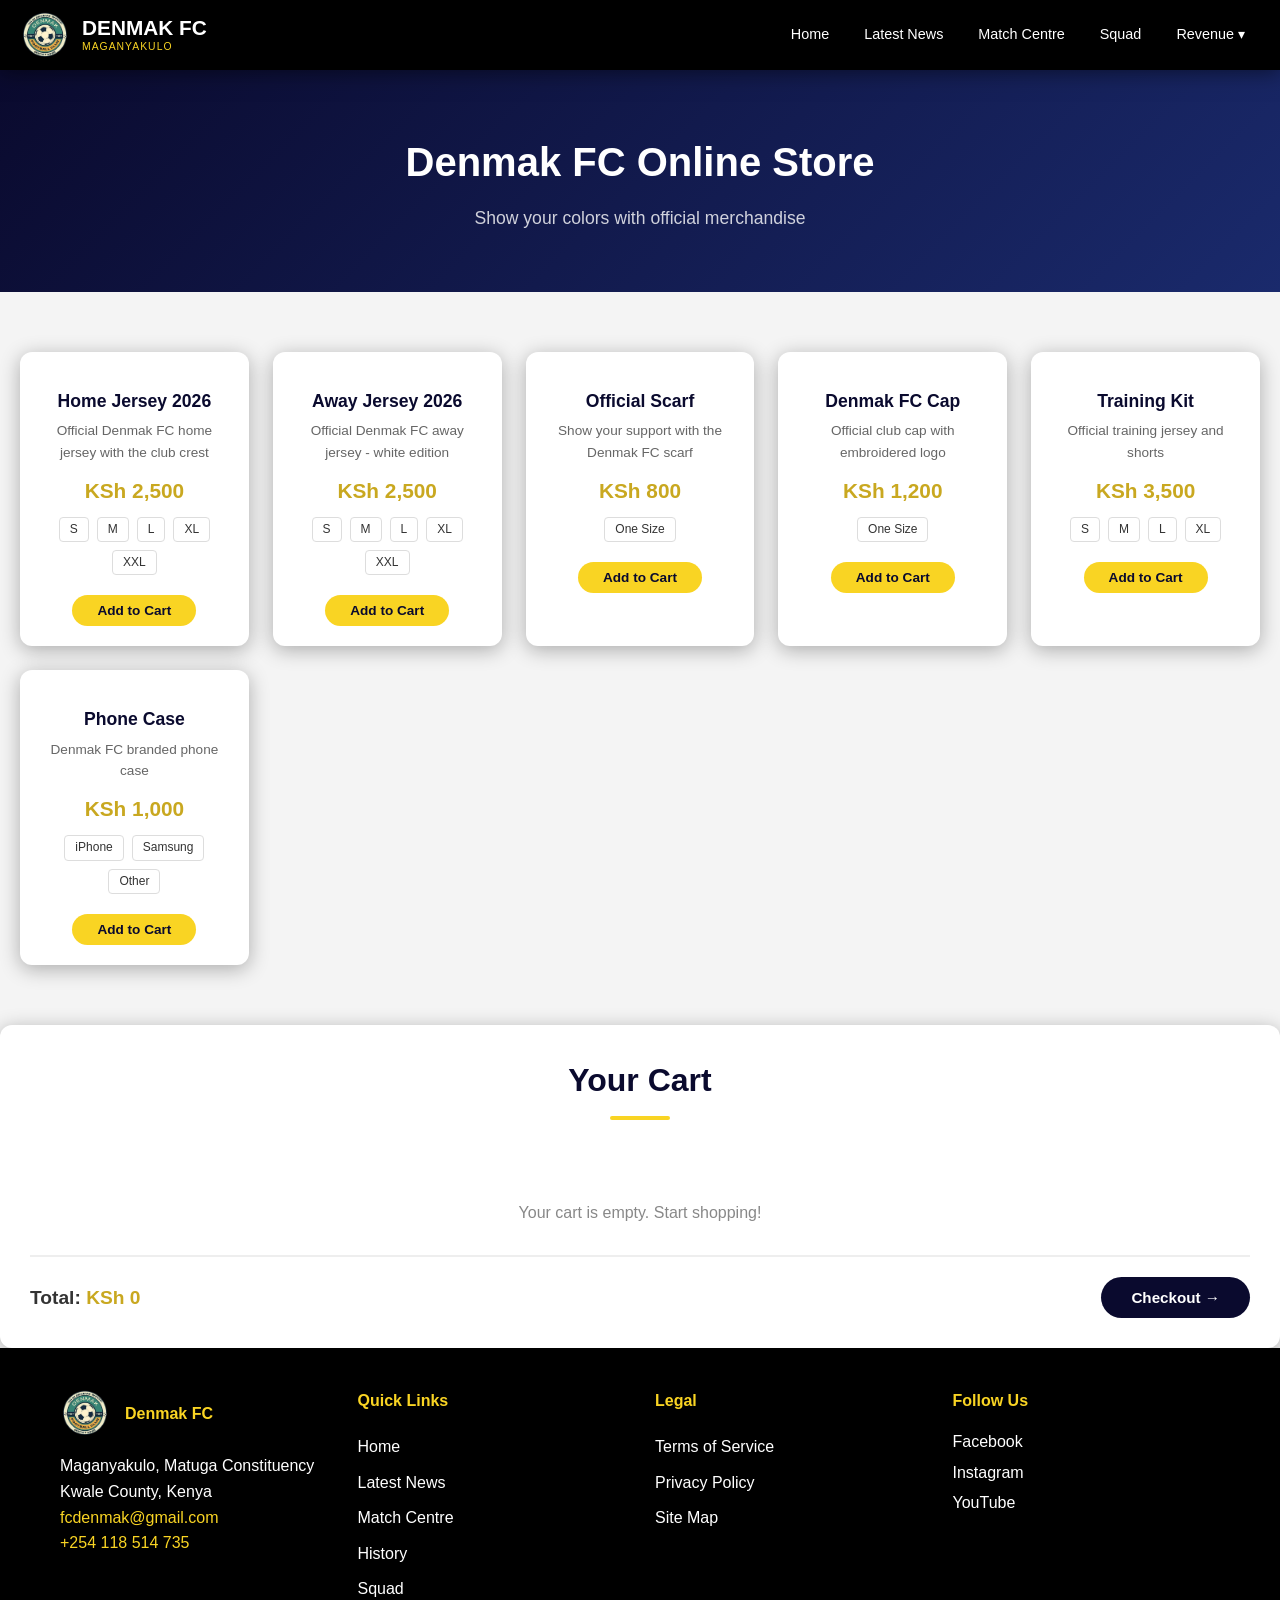
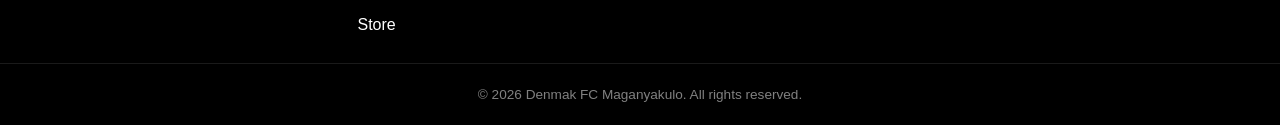
<file: store.html>
<!DOCTYPE html>
<html lang="en">
<head>
    <meta charset="UTF-8">
    <meta name="viewport" content="width=device-width, initial-scale=1.0">
    <link rel="icon" type="image/png" href="images/logo.png">
    <title>Denmak FC - Online Store</title>
    <link rel="stylesheet" href="css/style.css">
</head>
<body>
    <nav class="navbar">
    <div class="nav-container">
        <div class="nav-logo">
            <img src="images/logo.png" alt="Denmak FC Logo" style="height: 50px;">
            <div class="club-name">
                DENMAK FC
                <span class="nickname">Maganyakulo</span>
            </div>
        </div>
        
        <!-- Hamburger Button -->
        <button class="hamburger" id="hamburger" aria-label="Toggle navigation menu">
            <span></span>
            <span></span>
            <span></span>
        </button>
        
        <ul class="nav-menu" id="navMenu">
            <li><a href="index.html"> Home</a></li>
            <li><a href="pages/news.html"> Latest News</a></li>
            <li><a href="matches.html"> Match Centre</a></li>
            <li><a href="squad.html"> Squad</a></li>
            <li class="dropdown">
                <a href="revenue.html"> Revenue ▾</a>
                <ul class="dropdown-menu">
                    <li><a href="store.html" class="active"> Online Store</a></li>
                    <li><a href="partnerships.html"> Adverts & Partnerships</a></li>
                </ul>
            </li>
        </ul>
    </div>
</nav>

    <section class="page-header">
        <h1> Denmak FC Online Store</h1>
        <p>Show your colors with official merchandise</p>
    </section>

    <section class="store-section">
        <div class="store-grid">
            <div class="product-card">
                <div class="product-image">
                    <span class="product-badge"></span>
                    <span class="product-icon"></span>
                </div>
                <h3>Home Jersey 2026</h3>
                <p class="product-desc">Official Denmak FC home jersey with the club crest</p>
                <p class="product-price">KSh 2,500</p>
                <div class="product-sizes">
                    <span>S</span>
                    <span>M</span>
                    <span>L</span>
                    <span>XL</span>
                    <span>XXL</span>
                </div>
                <button class="btn add-to-cart">Add to Cart </button>
            </div>

            <div class="product-card">
                <div class="product-image">
                    <span class="product-badge"></span>
                    <span class="product-icon"></span>
                </div>
                <h3>Away Jersey 2026</h3>
                <p class="product-desc">Official Denmak FC away jersey - white edition</p>
                <p class="product-price">KSh 2,500</p>
                <div class="product-sizes">
                    <span>S</span>
                    <span>M</span>
                    <span>L</span>
                    <span>XL</span>
                    <span>XXL</span>
                </div>
                <button class="btn add-to-cart">Add to Cart </button>
            </div>

            <div class="product-card">
                <div class="product-image">
                    <span class="product-badge"></span>
                    <span class="product-icon"></span>
                </div>
                <h3>Official Scarf</h3>
                <p class="product-desc">Show your support with the Denmak FC scarf</p>
                <p class="product-price">KSh 800</p>
                <div class="product-sizes">
                    <span>One Size</span>
                </div>
                <button class="btn add-to-cart">Add to Cart </button>
            </div>

            <div class="product-card">
                <div class="product-image">
                    <span class="product-badge"></span>
                    <span class="product-icon"></span>
                </div>
                <h3>Denmak FC Cap</h3>
                <p class="product-desc">Official club cap with embroidered logo</p>
                <p class="product-price">KSh 1,200</p>
                <div class="product-sizes">
                    <span>One Size</span>
                </div>
                <button class="btn add-to-cart">Add to Cart </button>
            </div>

            <div class="product-card">
                <div class="product-image">
                    <span class="product-badge"></span>
                    <span class="product-icon"></span>
                </div>
                <h3>Training Kit</h3>
                <p class="product-desc">Official training jersey and shorts</p>
                <p class="product-price">KSh 3,500</p>
                <div class="product-sizes">
                    <span>S</span>
                    <span>M</span>
                    <span>L</span>
                    <span>XL</span>
                </div>
                <button class="btn add-to-cart">Add to Cart</button>
            </div>

            <div class="product-card">
                <div class="product-image">
                    <span class="product-badge"></span>
                    <span class="product-icon"></span>
                </div>
                <h3>Phone Case</h3>
                <p class="product-desc">Denmak FC branded phone case</p>
                <p class="product-price">KSh 1,000</p>
                <div class="product-sizes">
                    <span>iPhone</span>
                    <span>Samsung</span>
                    <span>Other</span>
                </div>
                <button class="btn add-to-cart">Add to Cart </button>
            </div>
        </div>
    </section>

    <section class="cart-section">
        <h2> Your Cart</h2>
        <div class="cart-empty">
            <p>Your cart is empty. Start shopping!</p>
        </div>
        <div class="cart-total">
            <p>Total: <span id="cart-total">KSh 0</span></p>
            <button class="btn checkout">Checkout →</button>
        </div>
    </section>

   <!-- Footer (Updated with Real Contact Info) -->
    <footer>
        <div class="footer-content">
            <div class="footer-section">
                <div style="display: flex; align-items: center; gap: 15px; margin-bottom: 15px;">
                    <img src="images/logo.png" alt="Denmak FC Logo" style="height: 50px;">
                    <h4 style="margin: 0;">Denmak FC</h4>
                </div>
                <p>Maganyakulo, Matuga Constituency<br>Kwale County, Kenya</p>
                <p><a href="mailto:fcdenmak@gmail.com" style="color: var(--gold);">fcdenmak@gmail.com</a></p>
                <p><a href="tel:+254118514735" style="color: var(--gold);">+254 118 514 735</a></p>
            </div>
            <div class="footer-section">
                <h4>Quick Links</h4>
                <ul>
                    <li><a href="index.html">Home</a></li>
                    <li><a href="pages/news.html">Latest News</a></li>
                    <li><a href="matches.html">Match Centre</a></li>
                    <li><a href="history.html">History</a></li>
                    <li><a href="squad.html">Squad</a></li>
                    <li><a href="store.html">Store</a></li>
                </ul>
            </div>
            <div class="footer-section">
                <h4>Legal</h4>
                <ul>
                    <li><a href="pages/terms.html">Terms of Service</a></li>
                    <li><a href="pages/privacy.html">Privacy Policy</a></li>
                    <li><a href="pages/sitemap.html">Site Map</a></li>
                </ul>
            </div>
            <div class="footer-section">
                <h4>Follow Us</h4>
                <div class="social-links">
                    <a href="https://www.facebook.com/profile.php?id=100083734833393" target="_blank">Facebook</a>
                    <a href="https://www.instagram.com/denmak_fc_maganyakulo?exln=MWQzYnJ5ZmRseGR4cQ==" target="_blank">Instagram</a>
                    <a href="https://www.youtube.com/@DenmakFC" target="_blank">YouTube</a>
                </div>
            </div>
        </div>
        <div class="footer-bottom">
            <p>&copy; 2026 Denmak FC Maganyakulo. All rights reserved.</p>
        </div>
    </footer>

    <script src="js/script.js"></script>
</body>
</html>
</file>
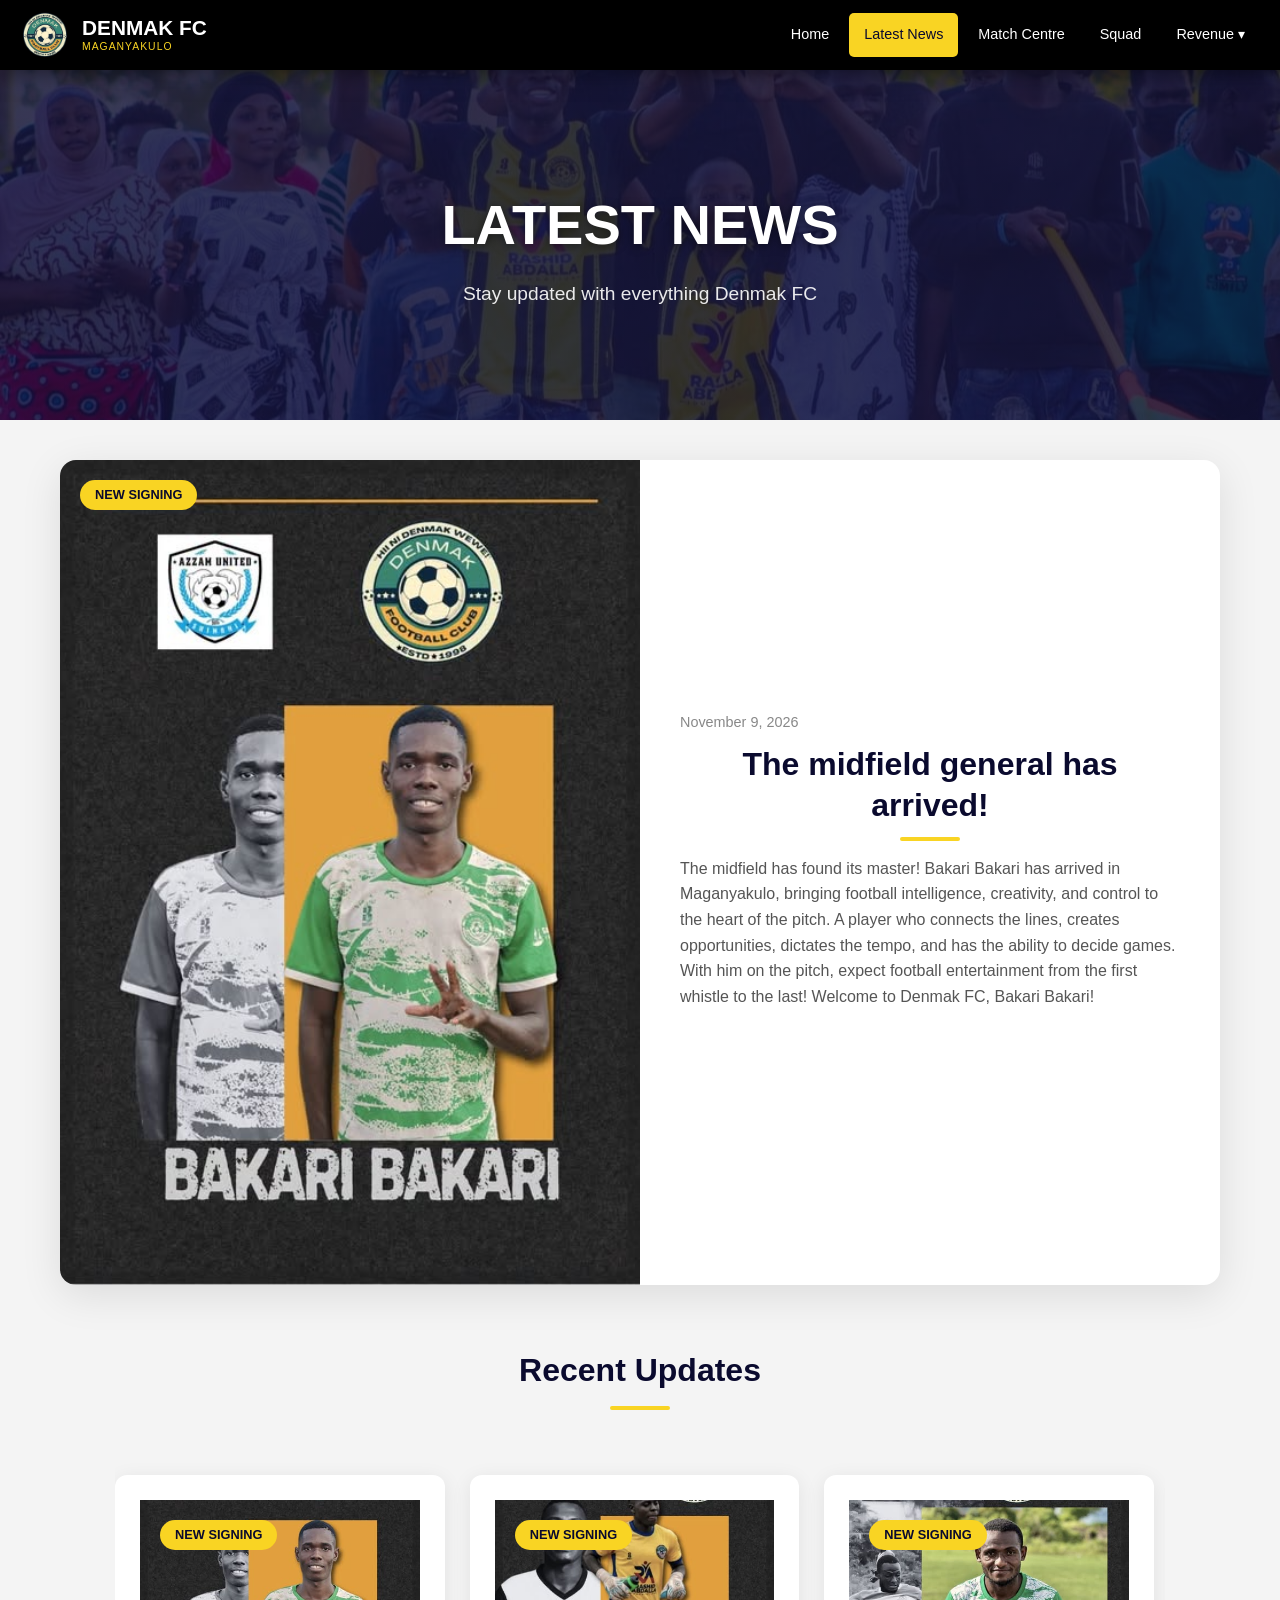
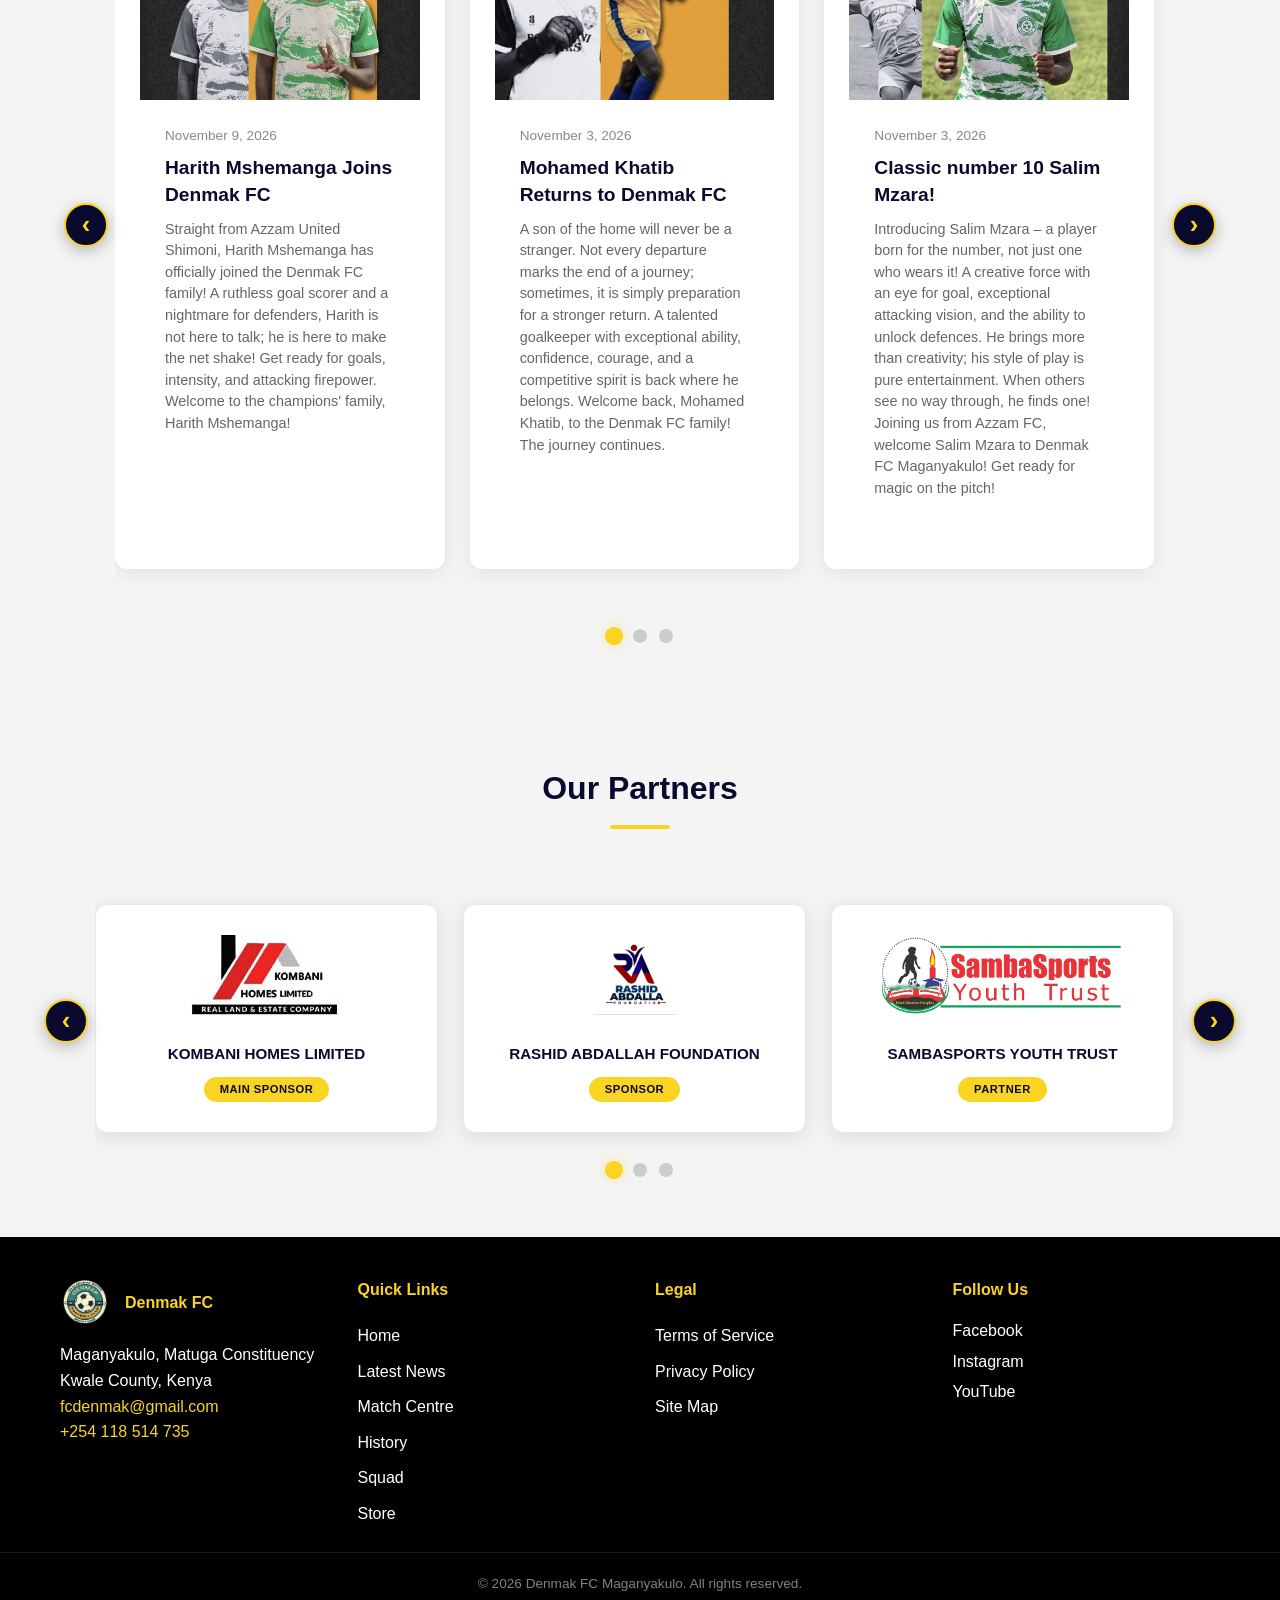
<file: pages/news.html>
<!DOCTYPE html>
<html lang="en">
<head>
    <meta charset="UTF-8">
    <meta name="viewport" content="width=device-width, initial-scale=1.0">
    <link rel="icon" type="image/png" href="../images/logo.png">
    <title>Denmak FC - Latest News</title>
    <link rel="stylesheet" href="../css/style.css">
</head>
<body>
    <!-- Navigation -->
    <nav class="navbar">
        <div class="nav-container">
            <div class="nav-logo">
                <img src="../images/logo.png" alt="Denmak FC Logo" class="logo-img">
                <div class="club-name">
                    DENMAK FC
                    <span class="nickname">Maganyakulo</span>
                </div>
            </div>
            
            <button class="hamburger" id="hamburger" aria-label="Toggle navigation menu">
                <span></span>
                <span></span>
                <span></span>
            </button>
            
            <ul class="nav-menu" id="navMenu">
                <li><a href="../index.html"> Home</a></li>
                <li><a href="news.html" class="active"> Latest News</a></li>
                <li><a href="../matches.html"> Match Centre</a></li>
                <li><a href="../squad.html"> Squad</a></li>
                <li class="dropdown">
                    <a href="../revenue.html"> Revenue ▾</a>
                    <ul class="dropdown-menu">
                        <li><a href="../store.html"> Online Store</a></li>
                        <li><a href="../partnerships.html"> Adverts & Partnerships</a></li>
                    </ul>
                </li>
            </ul>
        </div>
    </nav>

    <!-- News Hero -->
    <section class="news-hero">
        <div class="news-hero-overlay">
            <div class="news-hero-content">
                <h1>Latest News</h1>
                <p>Stay updated with everything Denmak FC</p>
            </div>
        </div>
    </section>

    <!-- Featured News Article -->
    <section class="featured-news-section">
        <div class="featured-news-container">
            <article class="featured-news-card">
                <div class="featured-news-image">
                    <img src="../images/bakari_bakari.jfif" alt="Bakari Bakari Signing">
                    <span class="news-category">New Signing</span>
                </div>
                <div class="featured-news-content">
                    <span class="news-date">November 9, 2026</span>
                    <h2>The midfield general has arrived!</h2>
                    <p>The midfield has found its master! Bakari Bakari has arrived in Maganyakulo, bringing football intelligence, creativity, and control to the heart of the pitch. A player who connects the lines, creates opportunities, dictates the tempo, and has the ability to decide games. With him on the pitch, expect football entertainment from the first whistle to the last! Welcome to Denmak FC, Bakari Bakari! </p>
                    
                </div>
            </article>
        </div>
    </section>

    <!-- News Slider Section -->
    <section class="news-grid-section">
        <h2>Recent Updates</h2>
        <div class="news-carousel-wrapper">
            <button class="carousel-btn prev" aria-label="Previous updates">‹</button>
            <div class="news-track">
                <!-- News Item 1 -->
                <article class="news-card">
                    <div class="news-card-image">
                        <img src="../images/Mshemanga.jfif" alt="Harith Mshemanga Joining">
                        <span class="news-category">New Signing</span>
                    </div>
                    <div class="news-card-content">
                        <span class="news-date">November 9, 2026</span>
                        <h3>Harith Mshemanga Joins Denmak FC</h3>
                        <p>Straight from Azzam United Shimoni, Harith Mshemanga has officially joined the Denmak FC family! A ruthless goal scorer and a nightmare for defenders, Harith is not here to talk; he is here to make the net shake! Get ready for goals, intensity, and attacking firepower. Welcome to the champions' family, Harith Mshemanga!</p>
                    </div>
                </article>

                <!-- News Item 2 -->
                <article class="news-card">
                    <div class="news-card-image">
                        <img src="../images/donaruma.jfif" alt="Mohamed Khatib Returns">
                        <span class="news-category">New Signing</span>
                    </div>
                    <div class="news-card-content">
                        <span class="news-date">November 3, 2026</span>
                        <h3>Mohamed Khatib Returns to Denmak FC</h3>
                        <p>A son of the home will never be a stranger. Not every departure marks the end of a journey; sometimes, it is simply preparation for a stronger return. A talented goalkeeper with exceptional ability, confidence, courage, and a competitive spirit is back where he belongs. Welcome back, Mohamed Khatib, to the Denmak FC family! The journey continues.</p>
                    </div>
                </article>

                <!-- News Item 3 -->
                <article class="news-card">
                    <div class="news-card-image">
                        <img src="../images/salim_mzara.jfif" alt="Salim Mzara">
                        <span class="news-category">New Signing </span>
                    </div>
                    <div class="news-card-content">
                        <span class="news-date">November 3, 2026</span>
                        <h3>Classic number 10 Salim Mzara!</h3>
                        <p>Introducing Salim Mzara – a player born for the number, not just one who wears it! A creative force with an eye for goal, exceptional attacking vision, and the ability to unlock defences. He brings more than creativity; his style of play is pure entertainment. When others see no way through, he finds one! Joining us from Azzam FC, welcome Salim Mzara to Denmak FC Maganyakulo! Get ready for magic on the pitch!</p>
                    </div>
                </article>

                <!-- News Item 4 -->
                <article class="news-card">
                    <div class="news-card-image">
                        <img src="../images/juma_bwengo.jfif" alt="Juma Bwengo">
                        <span class="news-category">New Signing</span>
                    </div>
                    <div class="news-card-content">
                        <span class="news-date">November 3, 2026</span>
                        <h3>A new wall in defense, Juma Bwengo</h3>
                        <p>We are strengthening our defensive line with fresh talent! A defender is not defined by words, but by actions. His job is to close down spaces, shut the door on attackers, and keep opposition forwards at bay. Joining us from FC Bumbani Stars, welcome Juma Bwengo to the Denmak FC family! Our defence just got stronger. Let's make history together!</p>                   
                    </div>
                </article>

                <!-- News Item 5 -->
                <article class="news-card">
                    <div class="news-card-image">
                        <img src="../images/Hassan_kizianda.jfif" alt="Hassan Kizianda">
                        <span class="news-category">New Signing</span>
                    </div>
                    <div class="news-card-content">
                        <span class="news-date">November 3, 2026</span>
                        <h3>A new midfield maestro, Hassan Kizianda</h3>
                        <p>The midfield machine has arrived! Introducing Hassan Kizianda, a midfielder with exceptional game intelligence and a masterful understanding of the pitch. His passes speak volumes, and his feet do all the talking. The brain behind the team's play and a true fighter in the heart of midfield. Joining us from Bumbani Stars, welcome Hassan Kizianda to Denmak FC Maganyakulo! The mission starts NOW!</p>
                    </div>
                </article>

                <!-- News Item 6 -->
                <article class="news-card">
                    <div class="news-card-image">
                        <img src="../images/Jamuhuri_bahatisha.jfif" alt="Jamuhuri Bahatisha">
                        <span class="news-category">New Signing</span>
                    </div>
                    <div class="news-card-content">
                        <span class="news-date">November 3, 2026</span>
                        <h3>Jamuhuri Bahatisha Joins Denmak FC</h3>
                        <p>A powerhouse of precision, football intelligence, and a winning mentality has arrived! Known for his exceptional passing ability, tactical awareness, and eye for creating opportunities, he brings a new dimension to the game.Joining us from FC Bumbani Stars, welcome Jamuhuri Bahatisha to the Denmak FC family! Together, let's make history. </p>
                    </div>
                </article>
            </div>
            <button class="carousel-btn next" aria-label="Next updates">›</button>
        </div>
        <div class="news-carousel-dots carousel-dots"></div>
    </section>

    <!-- Partners Section (Copied from Home Page) -->
    <section class="current-partners">
        <h2> Our Partners</h2>

        <div class="partners-carousel-wrapper">
            <button class="carousel-btn prev" aria-label="Previous">‹</button>

            <div class="partners-track">
                <div class="partner-logo">
                    <img src="../images/Kombani-Homes Logo.jpg" alt="KOMBANI HOMES LIMITED">
                    <p>KOMBANI HOMES LIMITED</p>
                    <span class="partner-tag">MAIN SPONSOR</span>
                </div>
                <div class="partner-logo">
                    <img src="../images/RASHID ABDALLAH FOUNDATION.jpg" alt="RASHID ABDALLAH FOUNDATION">
                    <p>RASHID ABDALLAH FOUNDATION</p>
                    <span class="partner-tag">SPONSOR</span>
                </div>
                <div class="partner-logo">
                    <img src="../images/sambasports-logo.png" alt="SAMBASPORTS YOUTH TRUST">
                    <p>SAMBASPORTS YOUTH TRUST</p>
                    <span class="partner-tag">PARTNER</span>
                </div>
                <div class="partner-logo">
                    <img src="../images/logo.png" alt="Denmak FC">
                    <p>DENMAK FC</p>
                    <span class="partner-tag">CLUB</span>
                </div>
                <div class="partner-logo">
                    <img src="../images/Kombani-Homes Logo.jpg" alt="KOMBANI HOMES LIMITED">
                    <p>KOMBANI HOMES LIMITED</p>
                    <span class="partner-tag">MAIN SPONSOR</span>
                </div>
                <div class="partner-logo">
                    <img src="../images/RASHID ABDALLAH FOUNDATION.jpg" alt="RASHID ABDALLAH FOUNDATION">
                    <p>RASHID ABDALLAH FOUNDATION</p>
                    <span class="partner-tag">SPONSOR</span>
                </div>
            </div>

            <button class="carousel-btn next" aria-label="Next">›</button>
        </div>

        <div class="carousel-dots"></div>
    </section>
    
    <!-- Footer (Updated with Real Contact Info) -->
    <footer>
        <div class="footer-content">
            <div class="footer-section">
                <div style="display: flex; align-items: center; gap: 15px; margin-bottom: 15px;">
                    <img src="../images/logo.png" alt="Denmak FC Logo" style="height: 50px;">
                    <h4 style="margin: 0;">Denmak FC</h4>
                </div>
                <p>Maganyakulo, Matuga Constituency<br>Kwale County, Kenya</p>
                <p><a href="mailto:fcdenmak@gmail.com" style="color: var(--gold);">fcdenmak@gmail.com</a></p>
                <p><a href="tel:+254118514735" style="color: var(--gold);">+254 118 514 735</a></p>
            </div>
            <div class="footer-section">
                <h4>Quick Links</h4>
                <ul>
                    <li><a href="index.html">Home</a></li>
                    <li><a href="pages/news.html">Latest News</a></li>
                    <li><a href="matches.html">Match Centre</a></li>
                    <li><a href="history.html">History</a></li>
                    <li><a href="squad.html">Squad</a></li>
                    <li><a href="store.html">Store</a></li>
                </ul>
            </div>
            <div class="footer-section">
                <h4>Legal</h4>
                <ul>
                    <li><a href="pages/terms.html">Terms of Service</a></li>
                    <li><a href="pages/privacy.html">Privacy Policy</a></li>
                    <li><a href="pages/sitemap.html">Site Map</a></li>
                </ul>
            </div>
            <div class="footer-section">
                <h4>Follow Us</h4>
                <div class="social-links">
                    <a href="https://www.facebook.com/profile.php?id=100083734833393" target="_blank">Facebook</a>
                    <a href="https://www.instagram.com/denmak_fc_maganyakulo?exln=MWQzYnJ5ZmRseGR4cQ==" target="_blank">Instagram</a>
                    <a href="https://www.youtube.com/@DenmakFC" target="_blank">YouTube</a>
                </div>
            </div>
        </div>
        <div class="footer-bottom">
            <p>&copy; 2026 Denmak FC Maganyakulo. All rights reserved.</p>
        </div>
    </footer>

    <script src="../js/script.js"></script>
</body>
</html>
</file>
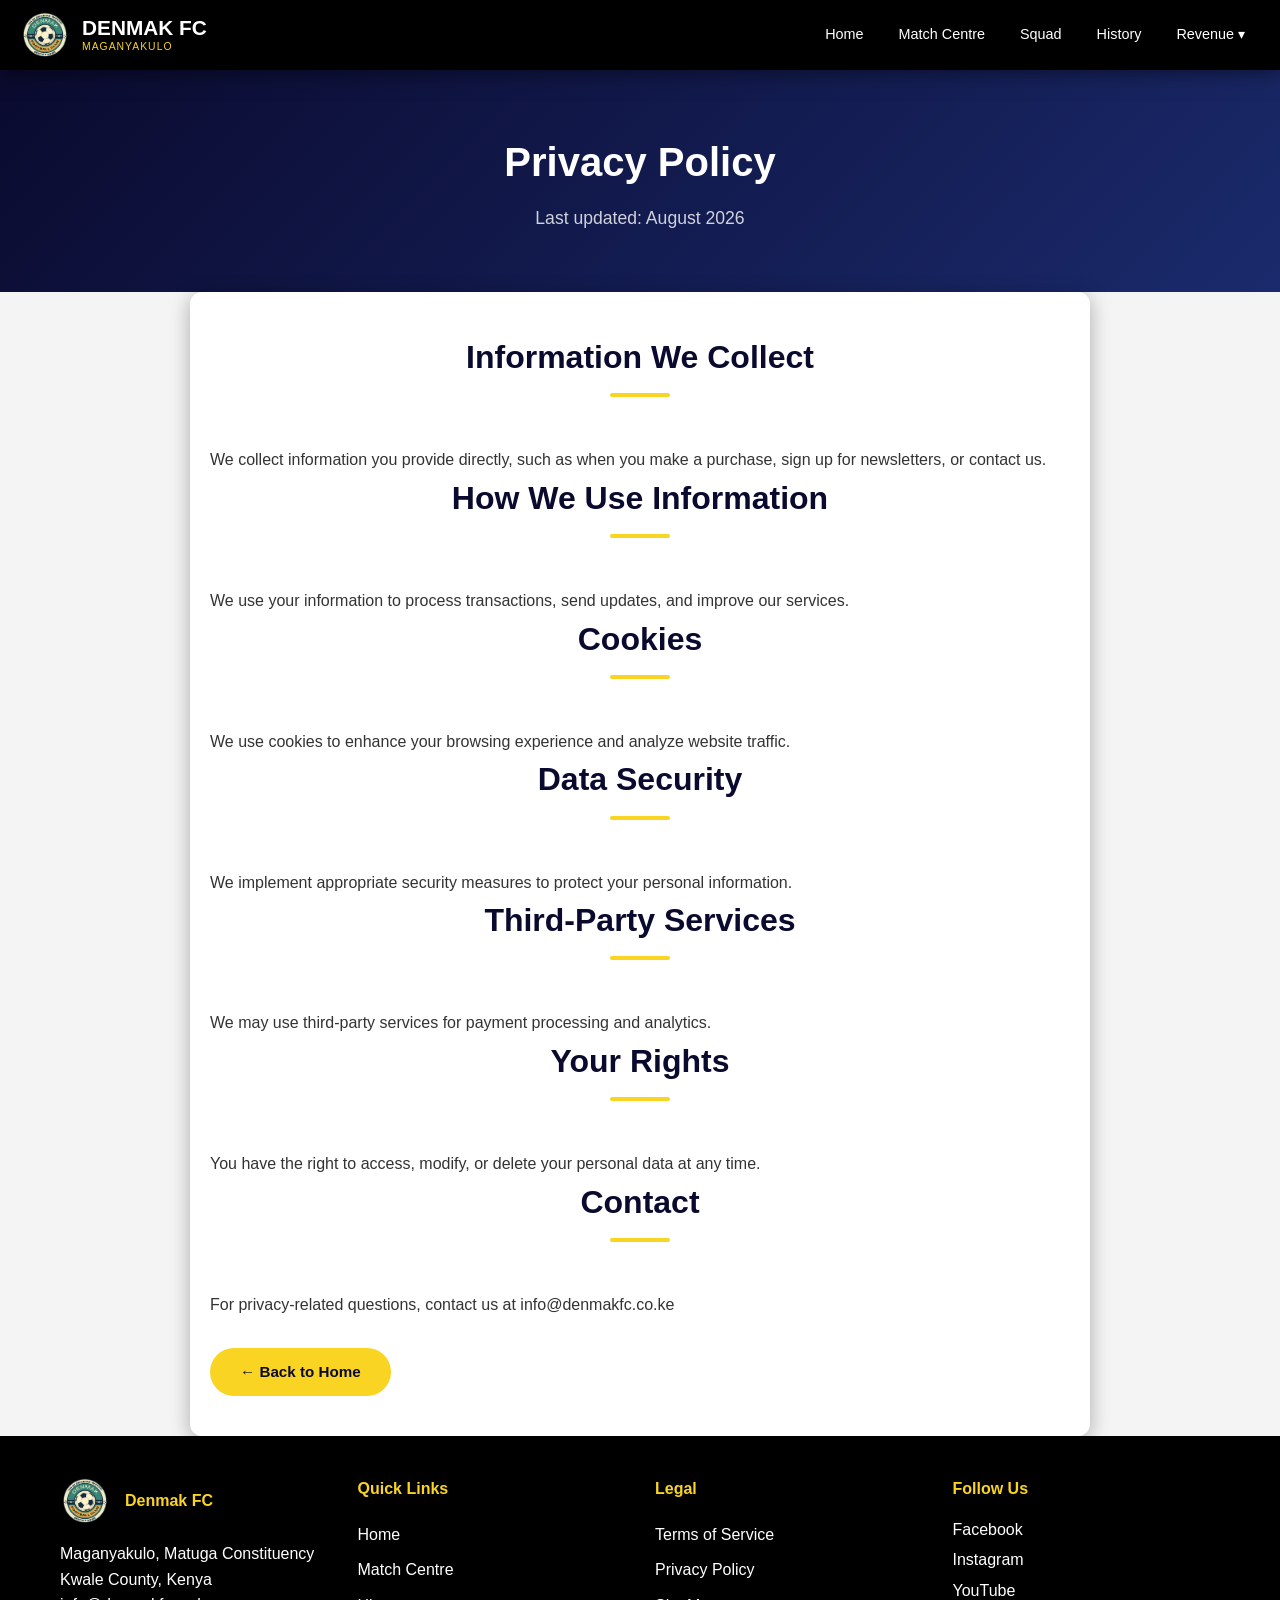
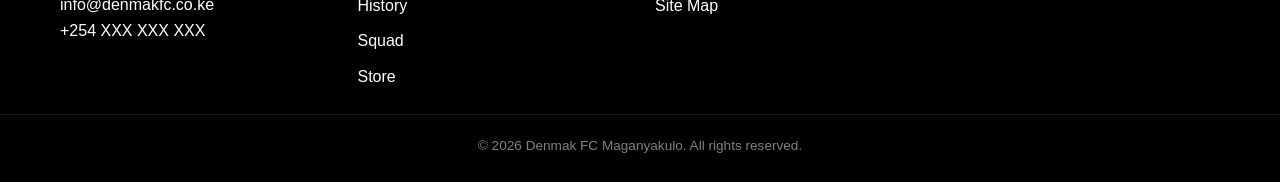
<file: pages/privacy.html>
<!DOCTYPE html>
<html lang="en">
<head>
    <meta charset="UTF-8">
    <meta name="viewport" content="width=device-width, initial-scale=1.0">
    <link rel="icon" type="image/png" href="images/logo.png">
    <title>Denmak FC - Privacy Policy</title>
    <link rel="stylesheet" href="../css/style.css">
</head>
<body>
    <nav class="navbar">
    <div class="nav-container">
        <div class="nav-logo">
            <img src="../images/logo.png" alt="Denmak FC Logo" class="logo-img">
            <div class="club-name">
                DENMAK FC
                <span class="nickname">Maganyakulo</span>
            </div>
        </div>
        
        <!-- Hamburger Button -->
        <button class="hamburger" id="hamburger" aria-label="Toggle navigation menu">
            <span></span>
            <span></span>
            <span></span>
        </button>
        
        <ul class="nav-menu" id="navMenu">
            <li><a href="../index.html"> Home</a></li>
            <li><a href="../matches.html"> Match Centre</a></li>
            <li><a href="../squad.html"> Squad</a></li>
            <li><a href="../history.html"> History</a></li>
            <li class="dropdown">
                <a href="../revenue.html"> Revenue ▾</a>
                <ul class="dropdown-menu">
                    <li><a href="../store.html"> Online Store</a></li>
                    <li><a href="../partnerships.html"> Adverts & Partnerships</a></li>
                </ul>
            </li>
        </ul>
    </div>
</nav>

    <section class="page-header">
        <h1>Privacy Policy</h1>
        <p>Last updated: August 2026</p>
    </section>

    <section style="max-width: 900px; margin: 0 auto; padding: 40px 20px; background: white; border-radius: 12px; box-shadow: var(--shadow);">
        <h2>Information We Collect</h2>
        <p>We collect information you provide directly, such as when you make a purchase, sign up for newsletters, or contact us.</p>
        
        <h2>How We Use Information</h2>
        <p>We use your information to process transactions, send updates, and improve our services.</p>
        
        <h2>Cookies</h2>
        <p>We use cookies to enhance your browsing experience and analyze website traffic.</p>
        
        <h2>Data Security</h2>
        <p>We implement appropriate security measures to protect your personal information.</p>
        
        <h2>Third-Party Services</h2>
        <p>We may use third-party services for payment processing and analytics.</p>
        
        <h2>Your Rights</h2>
        <p>You have the right to access, modify, or delete your personal data at any time.</p>
        
        <h2>Contact</h2>
        <p>For privacy-related questions, contact us at info@denmakfc.co.ke</p>
        
        <p style="margin-top: 30px;"><a href="../index.html" class="btn">← Back to Home</a></p>
    </section>

   <footer>
    <div class="footer-content">
        <div class="footer-section">
            <div style="display: flex; align-items: center; gap: 15px; margin-bottom: 15px;">
                <img src="../images/logo.png" alt="Denmak FC Logo" style="height: 50px;">
                <h4 style="margin: 0;">Denmak FC</h4>
            </div>
            <p>Maganyakulo, Matuga Constituency<br>Kwale County, Kenya</p>
            <p>info@denmakfc.co.ke</p>
            <p>+254 XXX XXX XXX</p>
        </div>
        <div class="footer-section">
            <h4>Quick Links</h4>
            <ul>
                <li><a href="../index.html">Home</a></li>
                <li><a href="../matches.html">Match Centre</a></li>
                <li><a href="../history.html">History</a></li>
                <li><a href="../squad.html">Squad</a></li>
                <li><a href="../store.html">Store</a></li>
            </ul>
        </div>
        <div class="footer-section">
            <h4>Legal</h4>
            <ul>
                <li><a href="terms.html">Terms of Service</a></li>
                <li><a href="privacy.html">Privacy Policy</a></li>
                <li><a href="sitemap.html">Site Map</a></li>
            </ul>
        </div>
        <div class="footer-section">
            <h4>Follow Us</h4>
            <div class="social-links">
                <a href="https://www.facebook.com/profile.php?id=100083734833393">Facebook</a>
                <a href="https://www.instagram.com/denmak_fc_maganyakulo?exln=MWQzYnJ5ZmRseGR4cQ==">Instagram</a>
                <a href="https://www.youtube.com/@DenmakFC" target="_blank">YouTube</a>
            </div>
        </div>
    </div>
    <div class="footer-bottom">
        <p>&copy; 2026 Denmak FC Maganyakulo. All rights reserved.</p>
        <p style="margin-top: 5px; font-size: 0.8rem; color: rgba(255, 255, 255, 0.4);">
        </p>
    </div>
</footer>

    <script src="../js/script.js"></script> 
</body>
</html>
</file>
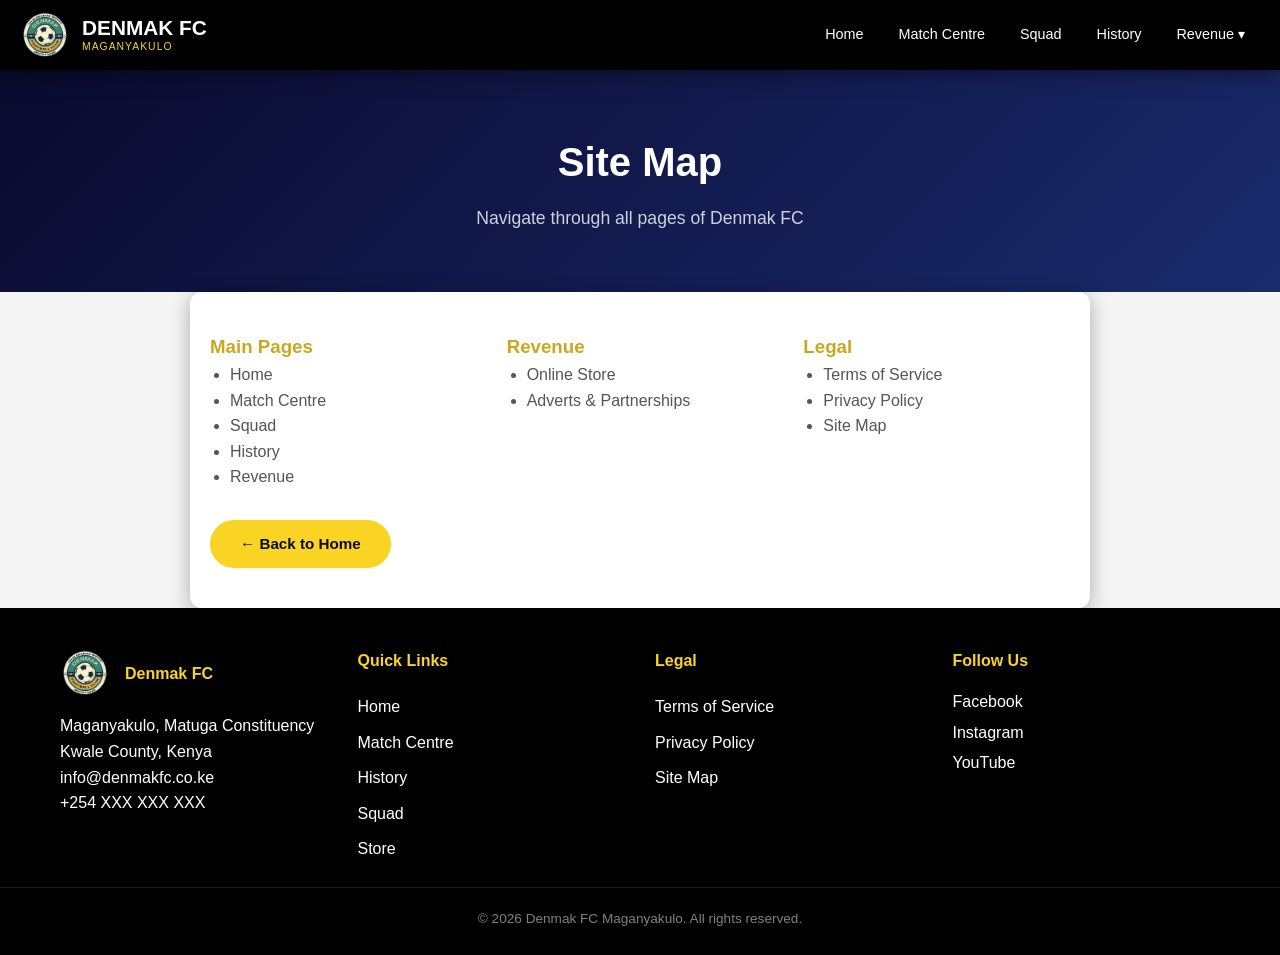
<file: pages/sitemap.html>
<!DOCTYPE html>
<html lang="en">
<head>
    <meta charset="UTF-8">
    <meta name="viewport" content="width=device-width, initial-scale=1.0">
    <link rel="icon" type="image/png" href="images/logo.png">
    <title>Denmak FC - Site Map</title>
    <link rel="stylesheet" href="../css/style.css">
</head>
<body>
   <nav class="navbar">
    <div class="nav-container">
        <div class="nav-logo">
            <img src="../images/logo.png" alt="Denmak FC Logo" class="logo-img">
            <div class="club-name">
                DENMAK FC
                <span class="nickname">Maganyakulo</span>
            </div>
        </div>
        
        <!-- Hamburger Button -->
        <button class="hamburger" id="hamburger" aria-label="Toggle navigation menu">
            <span></span>
            <span></span>
            <span></span>
        </button>
        
        <ul class="nav-menu" id="navMenu">
            <li><a href="../index.html"> Home</a></li>
            <li><a href="../matches.html"> Match Centre</a></li>
            <li><a href="../squad.html"> Squad</a></li>
            <li><a href="../history.html"> History</a></li>
            <li class="dropdown">
                <a href="../revenue.html"> Revenue ▾</a>
                <ul class="dropdown-menu">
                    <li><a href="../store.html"> Online Store</a></li>
                    <li><a href="../partnerships.html"> Adverts & Partnerships</a></li>
                </ul>
            </li>
        </ul>
    </div>
</nav>

    <section class="page-header">
        <h1>Site Map</h1>
        <p>Navigate through all pages of Denmak FC</p>
    </section>

    <section style="max-width: 900px; margin: 0 auto; padding: 40px 20px; background: white; border-radius: 12px; box-shadow: var(--shadow);">
        <div style="display: grid; grid-template-columns: repeat(auto-fit, minmax(200px, 1fr)); gap: 30px;">
            <div>
                <h3 style="color: var(--gold-dark);">Main Pages</h3>
                <ul style="list-style: disc; padding-left: 20px; color: #555;">
                    <li><a href="../index.html">Home</a></li>
                    <li><a href="../matches.html">Match Centre</a></li>
                    <li><a href="../squad.html">Squad</a></li>
                    <li><a href="../history.html">History</a></li>
                    <li><a href="../revenue.html">Revenue</a></li>
                </ul>
            </div>
            <div>
                <h3 style="color: var(--gold-dark);">Revenue</h3>
                <ul style="list-style: disc; padding-left: 20px; color: #555;">
                    <li><a href="../store.html">Online Store</a></li>
                    <li><a href="../partnerships.html">Adverts & Partnerships</a></li>
                </ul>
            </div>
            <div>
                <h3 style="color: var(--gold-dark);">Legal</h3>
                <ul style="list-style: disc; padding-left: 20px; color: #555;">
                    <li><a href="terms.html">Terms of Service</a></li>
                    <li><a href="privacy.html">Privacy Policy</a></li>
                    <li><a href="sitemap.html">Site Map</a></li>
                </ul>
            </div>
        </div>
        
        <p style="margin-top: 30px;"><a href="../index.html" class="btn">← Back to Home</a></p>
    </section>

   <footer>
    <div class="footer-content">
        <div class="footer-section">
            <div style="display: flex; align-items: center; gap: 15px; margin-bottom: 15px;">
                <img src="../images/logo.png" alt="Denmak FC Logo" style="height: 50px;">
                <h4 style="margin: 0;">Denmak FC</h4>
            </div>
            <p>Maganyakulo, Matuga Constituency<br>Kwale County, Kenya</p>
            <p>info@denmakfc.co.ke</p>
            <p>+254 XXX XXX XXX</p>
        </div>
        <div class="footer-section">
            <h4>Quick Links</h4>
            <ul>
                <li><a href="../index.html">Home</a></li>
                <li><a href="../matches.html">Match Centre</a></li>
                <li><a href="../history.html">History</a></li>
                <li><a href="../squad.html">Squad</a></li>
                <li><a href="../store.html">Store</a></li> 
            </ul>
        </div>
        <div class="footer-section">
            <h4>Legal</h4>
            <ul>
                <li><a href="terms.html">Terms of Service</a></li>
                <li><a href="privacy.html">Privacy Policy</a></li>
                <li><a href="sitemap.html">Site Map</a></li>
            </ul>
        </div>
        <div class="footer-section">
            <h4>Follow Us</h4>
            <div class="social-links">
                <a href="https://www.facebook.com/profile.php?id=100083734833393">Facebook</a>
                <a href="https://www.instagram.com/denmak_fc_maganyakulo?exln=MWQzYnJ5ZmRseGR4cQ==">Instagram</a>
                <a href="https://www.youtube.com/@DenmakFC" target="_blank">YouTube</a> 
            </div>
        </div>
    </div>
    <div class="footer-bottom">
        <p>&copy; 2026 Denmak FC Maganyakulo. All rights reserved.</p>
        <p style="margin-top: 5px; font-size: 0.8rem; color: rgba(255, 255, 255, 0.4);">
          
        </p>
    </div>
    </footer>

    <script src="../js/script.js"></script>
</body>
</html>
</file>
<file: css/style.css>
/* ==================================================
   DENMAK FC - Main Stylesheet (FIXED)
   ================================================== */

/* ---------- CSS Variables ---------- */
:root {
    --primary: #0a0a2e;
    --primary-light: #1a2a6c;
    --gold: #f9d423;
    --gold-dark: #c9a820;
    --red: #b21f1f;
    --white: #ffffff;
    --light-gray: #f4f4f4;
    --dark-gray: #333333;
    --shadow: 0 4px 20px rgba(0, 0, 0, 0.3);
    --transition: all 0.3s ease;
    --card-gap: 24px;
}

/* ---------- Reset & Base ---------- */
* {
    margin: 0;
    padding: 0;
    box-sizing: border-box;
}

body {
    font-family: 'Segoe UI', Tahoma, Geneva, Verdana, sans-serif;
    background: var(--light-gray);
    color: var(--dark-gray);
    line-height: 1.6;
}

a {
    text-decoration: none;
    color: inherit;
}

ul {
    list-style: none;
}

/* ==================================================
   NAVIGATION - LOGO FAR LEFT, MENU FAR RIGHT
   ================================================== */

.navbar {
    background: #000000;
    padding: 10px 0;
    position: sticky;
    top: 0;
    z-index: 1000;
    box-shadow: 0 2px 20px rgba(0, 0, 0, 0.5);
    width: 100%;
}

.nav-container {
    width: 100%;
    max-width: 100%;
    margin: 0;
    padding: 0 20px;
    display: flex;
    justify-content: space-between;
    align-items: center;
    flex-wrap: wrap;
    box-sizing: border-box;
}

/* ===== LOGO (FAR LEFT) ===== */
.nav-logo {
    display: flex;
    align-items: center;
    gap: 12px;
    flex: 0 0 auto;
    margin-right: auto;
}

.nav-logo img {
    height: 50px;
    width: auto;
    object-fit: contain;
}

.club-name {
    color: #ffffff;
    font-size: 1.3rem;
    font-weight: bold;
    line-height: 1.2;
}

.club-name .nickname {
    display: block;
    font-size: 0.65rem;
    color: var(--gold);
    font-weight: normal;
    letter-spacing: 1px;
    text-transform: uppercase;
}

/* ===== HAMBURGER (FAR RIGHT ON MOBILE) ===== */
.hamburger {
    display: none;
    flex-direction: column;
    gap: 5px;
    background: none;
    border: none;
    cursor: pointer;
    padding: 5px;
    z-index: 1001;
    margin-left: auto;
}

.hamburger span {
    display: block;
    width: 28px;
    height: 3px;
    background: #ffffff;
    border-radius: 3px;
    transition: all 0.3s ease;
}

.hamburger.active span:nth-child(1) {
    transform: rotate(45deg) translate(5px, 6px);
}

.hamburger.active span:nth-child(2) {
    opacity: 0;
}

.hamburger.active span:nth-child(3) {
    transform: rotate(-45deg) translate(5px, -6px);
}

/* ===== NAV MENU (FAR RIGHT ON DESKTOP) ===== */
.nav-menu {
    display: flex;
    align-items: center;
    gap: 5px;
    margin: 0;
    padding: 0;
    list-style: none;
    margin-left: auto;
}

.nav-menu > li {
    position: relative;
}

.nav-menu > li > a {
    color: #ffffff;
    padding: 10px 15px;
    border-radius: 5px;
    transition: all 0.3s ease;
    font-size: 0.9rem;
    display: block;
    text-decoration: none;
}

.nav-menu > li > a:hover,
.nav-menu > li > a.active {
    background: var(--gold);
    color: var(--primary);
}

/* ===== DROPDOWN ===== */
.dropdown-menu {
    display: none;
    position: absolute;
    top: 100%;
    right: 0;
    left: auto;
    background: #000000;
    min-width: 220px;
    border-radius: 0 0 8px 8px;
    box-shadow: 0 4px 20px rgba(0, 0, 0, 0.5);
    padding: 5px 0;
    margin: 0;
    list-style: none;
}

.dropdown-menu li a {
    color: #ffffff;
    padding: 10px 20px;
    display: block;
    transition: all 0.3s ease;
    font-size: 0.85rem;
    text-decoration: none;
}

.dropdown-menu li a:hover,
.dropdown-menu li a.active {
    background: var(--gold);
    color: var(--primary);
}

.dropdown:hover .dropdown-menu {
    display: block;
}

/* ==================================================
   MOBILE RESPONSIVE NAVIGATION
   ================================================== */

@media (max-width: 768px) {
    .navbar {
        padding: 8px 0;
    }

    .nav-container {
        position: relative;
        flex-wrap: wrap;
        padding: 0 15px;
    }

    .nav-logo {
        flex: 0 0 auto;
    }

    .nav-logo img {
        height: 40px;
    }

    .club-name {
        font-size: 1rem;
    }

    .club-name .nickname {
        font-size: 0.55rem;
    }

    .hamburger {
        display: flex !important;
        margin-left: auto;
    }

    .nav-menu {
        display: none !important;
        flex-direction: column;
        width: 100%;
        padding: 10px 0;
        gap: 0;
        background: #000000;
        border-top: 1px solid rgba(255, 255, 255, 0.1);
        margin-top: 10px;
        margin-left: 0;
        order: 3;
    }

    .nav-menu.active {
        display: flex !important;
    }

    .nav-menu > li {
        width: 100%;
        text-align: center;
    }

    .nav-menu > li > a {
        padding: 12px 20px;
        width: 100%;
        border-radius: 0;
        text-align: center;
        font-size: 0.95rem;
        display: block;
    }

    .nav-menu > li > a:hover,
    .nav-menu > li > a.active {
        background: var(--gold);
        color: var(--primary);
    }

    .dropdown-menu {
        position: static !important;
        background: rgba(255, 255, 255, 0.05) !important;
        display: none !important;
        width: 100%;
        border-radius: 0 !important;
        box-shadow: none !important;
        padding: 0 !important;
        border-top: 1px solid rgba(255, 255, 255, 0.05);
    }

    .dropdown.active .dropdown-menu {
        display: block !important;
    }

    .dropdown-menu li a {
        padding: 10px 30px !important;
        text-align: center;
        font-size: 0.9rem;
        border-bottom: 1px solid rgba(255, 255, 255, 0.05);
    }

    .dropdown-menu li a:hover,
    .dropdown-menu li a.active {
        background: var(--gold);
        color: var(--primary);
    }

    .dropdown > a {
        display: flex !important;
        justify-content: center;
        align-items: center;
        gap: 8px;
    }

    .dropdown > a::after {
        content: '▾';
        font-size: 0.7rem;
        transition: all 0.3s ease;
    }

    .dropdown.active > a::after {
        transform: rotate(180deg);
    }
}

@media (max-width: 480px) {
    .nav-container {
        padding: 0 12px;
    }

    .nav-logo img {
        height: 32px;
    }

    .club-name {
        font-size: 0.85rem;
    }

    .club-name .nickname {
        font-size: 0.5rem;
    }

    .hamburger span {
        width: 24px;
        height: 2.5px;
    }

    .nav-menu > li > a {
        font-size: 0.85rem;
        padding: 10px 15px;
    }
}

/* ==================================================
   HERO SECTION
   ================================================== */

.hero {
    background: linear-gradient(rgba(10, 10, 46, 0.75), rgba(10, 10, 46, 0.75)), url('../images/denmak-fans-2.jpg') center/cover no-repeat;
    padding: 0;
    text-align: center;
    position: relative;
    overflow: hidden;
    min-height: 500px;
    width: 100%;
    max-width: 100%;
    margin: 0;
}

.hero-overlay {
    padding: 80px 20px;
    width: 100%;
    min-height: 500px;
    display: flex;
    align-items: center;
    justify-content: center;
}

.hero::before {
    content: '';
    position: absolute;
    top: -50%;
    left: -50%;
    width: 200%;
    height: 200%;
    background: radial-gradient(circle, rgba(249, 212, 35, 0.05) 0%, transparent 70%);
    animation: pulse 10s ease-in-out infinite;
}

@keyframes pulse {
    0%, 100% { transform: scale(1); }
    50% { transform: scale(1.1); }
}

.hero-content {
    position: relative;
    z-index: 1;
    max-width: 900px;
    margin: 0 auto;
    width: 100%;
}

.hero-motto {
    font-size: 3rem;
    color: var(--white);
    font-weight: 900;
    text-transform: uppercase;
    margin-bottom: 20px;
    text-shadow: 0 2px 10px rgba(0, 0, 0, 0.5);
}

.hero-sub {
    color: rgba(255, 255, 255, 0.9);
    font-size: 1.2rem;
    margin-bottom: 40px;
    text-shadow: 0 2px 8px rgba(0, 0, 0, 0.4);
}

.hero-stats {
    display: grid;
    grid-template-columns: repeat(3, 1fr);
    gap: 20px;
    max-width: 800px;
    margin: 0 auto;
}

.stat-item {
    background: rgba(255, 255, 255, 0.1);
    padding: 20px;
    border-radius: 12px;
    border: 1px solid rgba(255, 255, 255, 0.15);
    transition: var(--transition);
    text-align: center;
}

.stat-item:hover {
    transform: translateY(-5px);
    background: rgba(255, 255, 255, 0.2);
}

.stat-number {
    font-size: 2.5rem;
    font-weight: 900;
    color: var(--gold);
    display: block;
}

.stat-label {
    color: rgba(255, 255, 255, 0.8);
    font-size: 0.9rem;
}

/* ==================================================
   SECTIONS
   ================================================== */

section {
    padding: 60px 20px;
    width: 100%;
    max-width: 100%;
    margin: 0 auto;
}

/* Only center the content wrappers, NOT the headings */
.recent-results > .results-grid,
.news-section > .news-grid,
.next-match > .match-card,
.current-partners > .partners-carousel-wrapper,
.current-partners > .carousel-dots {
    max-width: 1200px;
    margin: 0 auto;
}

/* ==================================================
   SECTION HEADINGS - MORE SPACE BELOW YELLOW LINE
   ================================================== */

section h2 {
    font-size: 2rem;
    color: var(--primary);
    margin-bottom: 50px;
    text-align: center;
    position: relative;
}

section h2::after {
    content: '';
    display: block;
    width: 60px;
    height: 4px;
    background: var(--gold);
    margin: 10px auto 0;
    border-radius: 2px;
}

/* ---------- Match Cards ---------- */
.match-card {
    background: var(--white);
    padding: 30px;
    border-radius: 12px;
    box-shadow: var(--shadow);
    margin-bottom: 20px;
    transition: var(--transition);
}

.match-card:hover {
    transform: translateY(-3px);
    box-shadow: 0 8px 30px rgba(0, 0, 0, 0.15);
}

.match-card.featured {
    border-left: 5px solid var(--gold);
}

.match-details {
    display: flex;
    gap: 20px;
    flex-wrap: wrap;
    font-size: 0.9rem;
    color: #666;
    margin-bottom: 15px;
}

.match-teams {
    display: flex;
    align-items: center;
    justify-content: center;
    gap: 30px;
    font-size: 1.2rem;
    font-weight: bold;
    margin: 15px 0;
}

.team {
    display: flex;
    align-items: center;
    gap: 10px;
}

.team-badge { font-size: 2rem; }
.vs { color: var(--gold); font-weight: 900; }

.match-ticket {
    display: flex;
    justify-content: space-between;
    align-items: center;
    margin-top: 15px;
    padding-top: 15px;
    border-top: 1px solid #eee;
    flex-wrap: wrap;
}

.ticket-price {
    font-size: 0.95rem;
    color: var(--primary);
    font-weight: bold;
}

/* ---------- Results ---------- */
.results-grid {
    display: grid;
    grid-template-columns: repeat(auto-fit, minmax(200px, 1fr));
    gap: var(--card-gap);
}

.result-card {
    background: var(--white);
    padding: 20px;
    border-radius: 8px;
    text-align: center;
    box-shadow: var(--shadow);
    transition: var(--transition);
}

.result-card:hover {
    transform: translateY(-3px);
}

.result-card.win {
    border-left: 4px solid #28a745;
}

.result-card.draw {
    border-left: 4px solid #ffc107;
}

.result-card.loss {
    border-left: 4px solid #dc3545;
}

.result-score {
    font-size: 1.8rem;
    font-weight: 900;
    color: var(--primary);
    display: block;
}

.result-opponent {
    font-weight: bold;
    display: block;
    margin: 5px 0;
}

.result-date {
    font-size: 0.8rem;
    color: #888;
}

.result-status {
    display: inline-block;
    padding: 2px 12px;
    border-radius: 20px;
    font-size: 0.75rem;
    font-weight: bold;
    margin-top: 5px;
}

.result-card.win .result-status {
    background: #d4edda;
    color: #155724;
}

/* ---------- Fixtures Grid ---------- */
.fixture-list-grid {
    display: grid;
    grid-template-columns: repeat(auto-fit, minmax(280px, 1fr));
    gap: var(--card-gap);
}

.fixture-card {
    background: var(--white);
    padding: 25px;
    border-radius: 12px;
    box-shadow: var(--shadow);
    text-align: center;
    transition: var(--transition);
}

.fixture-card:hover {
    transform: translateY(-5px);
    box-shadow: 0 8px 30px rgba(0, 0, 0, 0.15);
}

.fixture-card .fixture-date {
    display: block;
    font-weight: bold;
    color: var(--primary);
    font-size: 1rem;
}

.fixture-card .fixture-time {
    display: block;
    color: #888;
    font-size: 0.85rem;
    margin: 5px 0;
}

.fixture-teams {
    display: flex;
    justify-content: center;
    align-items: center;
    gap: 15px;
    margin-top: 10px;
    font-weight: bold;
}

.fixture-teams .home-team {
    color: var(--primary);
}

.fixture-teams .away-team {
    color: var(--dark-gray);
}

.fixture-teams .vs {
    color: var(--gold);
    font-weight: 900;
}

/* ---------- News ---------- */
.news-grid {
    display: grid;
    grid-template-columns: repeat(auto-fit, minmax(300px, 1fr));
    gap: var(--card-gap);
}

.news-card {
    background: var(--white);
    padding: 25px;
    border-radius: 12px;
    box-shadow: var(--shadow);
    transition: var(--transition);
}

.news-card:hover {
    transform: translateY(-3px);
    box-shadow: 0 8px 30px rgba(0, 0, 0, 0.12);
}

.news-card.featured {
    border: 2px solid var(--gold);
}

.news-card h3 {
    color: var(--primary);
    margin-bottom: 10px;
    font-size: 1.1rem;
}

.news-date {
    color: #999;
    font-size: 0.8rem;
    display: block;
    margin-bottom: 10px;
}

.news-card p {
    color: #555;
    font-size: 0.95rem;
    margin-bottom: 15px;
}

.read-more {
    color: var(--gold-dark);
    font-weight: bold;
    transition: var(--transition);
}

.read-more:hover {
    color: var(--primary);
}

/* ---------- Squad ---------- */
.squad-grid {
    display: grid;
    grid-template-columns: repeat(auto-fit, minmax(200px, 1fr));
    gap: var(--card-gap);
    margin-bottom: 40px;
}

.player-card {
    background: var(--white);
    border-radius: 12px;
    padding: 20px;
    text-align: center;
    box-shadow: var(--shadow);
    transition: var(--transition);
}

.player-card:hover {
    transform: translateY(-5px);
    box-shadow: 0 8px 30px rgba(0, 0, 0, 0.15);
}

.player-image {
    position: relative;
    margin-bottom: 15px;
    display: flex;
    justify-content: center;
}

.player-number {
    position: absolute;
    top: -10px;
    right: -10px;
    background: var(--gold);
    color: var(--primary);
    width: 35px;
    height: 35px;
    border-radius: 50%;
    display: flex;
    align-items: center;
    justify-content: center;
    font-weight: 900;
    font-size: 0.9rem;
    z-index: 2;
    border: 2px solid var(--white);
}

.player-photo-wrapper {
    width: 150px;
    height: 180px;
    border-radius: 8px;
    overflow: hidden;
    border: 3px solid var(--gold);
    background: var(--light-gray);
    display: flex;
    align-items: center;
    justify-content: center;
}

.player-photo-img {
    width: 100%;
    height: 100%;
    object-fit: cover;
    display: block;
}

.player-photo-wrapper .no-image {
    font-size: 3.5rem;
    color: var(--primary);
}

.player-card h3 {
    color: var(--primary);
    font-size: 1rem;
    margin-top: 10px;
}

.player-position {
    color: var(--gold-dark);
    font-weight: bold;
    font-size: 0.85rem;
}

.player-stats {
    font-size: 0.8rem;
    color: #666;
    margin: 5px 0;
}

.player-nationality {
    font-size: 0.8rem;
    color: #888;
}

.staff-card {
    background: var(--white);
    padding: 20px;
    border-radius: 12px;
    text-align: center;
    box-shadow: var(--shadow);
}

.staff-card h3 {
    color: var(--primary);
}

.staff-card p {
    color: #666;
    font-size: 0.9rem;
}

/* ---------- Revenue / Store / Partnerships ---------- */
.revenue-grid {
    display: grid;
    grid-template-columns: repeat(auto-fit, minmax(300px, 1fr));
    gap: var(--card-gap);
}

.revenue-card {
    background: var(--white);
    padding: 40px 30px;
    border-radius: 16px;
    text-align: center;
    box-shadow: var(--shadow);
    transition: var(--transition);
}

.revenue-card:hover {
    transform: translateY(-5px);
    box-shadow: 0 8px 40px rgba(0, 0, 0, 0.15);
}

.revenue-card.store-card {
    border-top: 5px solid var(--gold);
}

.revenue-card.partnership-card {
    border-top: 5px solid var(--primary);
}

.revenue-icon {
    font-size: 4rem;
    display: block;
    margin-bottom: 15px;
}

.revenue-card h2 {
    color: var(--primary);
    margin-bottom: 15px;
}

.revenue-card ul {
    text-align: left;
    margin: 20px 0;
    padding: 0 20px;
}

.revenue-card ul li {
    padding: 5px 0;
    color: #555;
}

.store-grid {
    display: grid;
    grid-template-columns: repeat(auto-fit, minmax(220px, 1fr));
    gap: var(--card-gap);
}

.product-card {
    background: var(--white);
    border-radius: 12px;
    padding: 20px;
    text-align: center;
    box-shadow: var(--shadow);
    transition: var(--transition);
}

.product-card:hover {
    transform: translateY(-5px);
    box-shadow: 0 8px 30px rgba(0, 0, 0, 0.15);
}

.product-image {
    position: relative;
    margin-bottom: 15px;
}

.product-badge {
    position: absolute;
    top: -10px;
    right: -10px;
    font-size: 1.2rem;
}

.product-icon {
    font-size: 4rem;
    display: block;
}

.product-card h3 {
    color: var(--primary);
    font-size: 1.1rem;
}

.product-desc {
    font-size: 0.85rem;
    color: #666;
    margin: 5px 0;
}

.product-price {
    font-size: 1.3rem;
    font-weight: 900;
    color: var(--gold-dark);
    margin: 10px 0;
}

.product-sizes {
    display: flex;
    gap: 8px;
    justify-content: center;
    flex-wrap: wrap;
    margin: 10px 0;
}

.product-sizes span {
    border: 1px solid #ddd;
    padding: 2px 10px;
    border-radius: 4px;
    font-size: 0.75rem;
    cursor: pointer;
    transition: var(--transition);
}

.product-sizes span:hover {
    border-color: var(--gold);
    background: var(--gold);
    color: var(--primary);
}

.cart-section {
    background: var(--white);
    border-radius: 12px;
    padding: 30px;
    box-shadow: var(--shadow);
}

.cart-empty {
    text-align: center;
    padding: 30px;
    color: #888;
}

.cart-total {
    display: flex;
    justify-content: space-between;
    align-items: center;
    padding-top: 20px;
    border-top: 2px solid #eee;
    flex-wrap: wrap;
}

.cart-total p {
    font-size: 1.2rem;
    font-weight: bold;
}

.cart-total #cart-total {
    color: var(--gold-dark);
}

.packages-grid {
    display: grid;
    grid-template-columns: repeat(auto-fit, minmax(250px, 1fr));
    gap: 25px;
}

.package-card {
    background: var(--white);
    padding: 30px;
    border-radius: 12px;
    text-align: center;
    box-shadow: var(--shadow);
    transition: var(--transition);
}

.package-card:hover {
    transform: translateY(-5px);
}

.package-card.bronze { border-top: 4px solid #cd7f32; }
.package-card.silver { border-top: 4px solid #c0c0c0; }
.package-card.gold { border-top: 4px solid var(--gold); }

.package-card h3 {
    color: var(--primary);
    font-size: 1.5rem;
}

.package-price {
    font-size: 1.8rem;
    font-weight: 900;
    color: var(--gold-dark);
    margin: 10px 0;
}

.package-card ul {
    text-align: left;
    margin: 20px 0;
    padding: 0 10px;
}

.package-card ul li {
    padding: 5px 0;
    color: #555;
}

.ad-grid {
    display: grid;
    grid-template-columns: repeat(auto-fit, minmax(200px, 1fr));
    gap: 20px;
}

.ad-card {
    background: var(--white);
    padding: 20px;
    border-radius: 8px;
    text-align: center;
    box-shadow: var(--shadow);
}

.ad-card h4 {
    color: var(--primary);
}

.ad-price {
    font-weight: bold;
    color: var(--gold-dark);
    margin-top: 5px;
}

/* ---------- History ---------- */
.history-content {
    max-width: 900px;
    margin: 0 auto;
}

.history-intro {
    text-align: center;
    margin-bottom: 40px;
}

.history-badge {
    margin-bottom: 20px;
}

.year-badge {
    display: inline-block;
    background: var(--gold);
    color: var(--primary);
    font-size: 3rem;
    font-weight: 900;
    padding: 10px 30px;
    border-radius: 12px;
}

.history-badge h2 {
    margin-top: 10px;
}

.timeline {
    position: relative;
    padding-left: 40px;
}

.timeline::before {
    content: '';
    position: absolute;
    left: 15px;
    top: 0;
    bottom: 0;
    width: 3px;
    background: var(--gold);
}

.timeline-item {
    margin-bottom: 30px;
    position: relative;
}

.timeline-item::before {
    content: '';
    position: absolute;
    left: -32px;
    top: 5px;
    width: 15px;
    height: 15px;
    background: var(--gold);
    border-radius: 50%;
    border: 3px solid var(--primary);
}

.timeline-year {
    display: inline-block;
    background: var(--primary);
    color: var(--gold);
    padding: 2px 15px;
    border-radius: 20px;
    font-weight: bold;
    font-size: 0.85rem;
    margin-bottom: 5px;
}

.timeline-content {
    background: var(--white);
    padding: 20px;
    border-radius: 8px;
    box-shadow: var(--shadow);
}

.timeline-content h3 {
    color: var(--primary);
}

.parliament-quote {
    background: var(--primary);
    color: var(--white);
    padding: 30px;
    border-radius: 12px;
    margin: 30px 0;
    border-left: 5px solid var(--gold);
}

.parliament-quote p {
    font-size: 1.2rem;
    font-style: italic;
}

.parliament-quote cite {
    display: block;
    margin-top: 10px;
    color: var(--gold);
    font-style: normal;
}

.club-info-grid {
    display: grid;
    grid-template-columns: repeat(auto-fit, minmax(200px, 1fr));
    gap: 20px;
    margin: 30px 0;
}

.info-card {
    background: var(--white);
    padding: 20px;
    border-radius: 8px;
    text-align: center;
    box-shadow: var(--shadow);
}

.info-card h3 {
    color: var(--primary);
    margin-bottom: 10px;
}

.club-management-grid {
    display: grid;
    grid-template-columns: repeat(auto-fit, minmax(200px, 1fr));
    gap: var(--card-gap);
    margin-top: 20px;
}

.values-grid {
    display: grid;
    grid-template-columns: repeat(auto-fit, minmax(150px, 1fr));
    gap: var(--card-gap);
    margin-top: 20px;
}

.value-item {
    text-align: center;
    background: var(--white);
    padding: 20px;
    border-radius: 8px;
    box-shadow: var(--shadow);
}

.value-icon {
    font-size: 2rem;
    display: block;
}

.value-item h4 {
    color: var(--primary);
    margin: 5px 0;
}

.value-item p {
    font-size: 0.85rem;
    color: #666;
}

/* ---------- Page Header ---------- */
.page-header {
    background: linear-gradient(135deg, var(--primary), var(--primary-light));
    padding: 60px 20px;
    text-align: center;
    color: var(--white);
    width: 100%;
    max-width: 100%;
    margin: 0;
}

.page-header h1 {
    font-size: 2.5rem;
    margin-bottom: 10px;
}

.page-header p {
    color: rgba(255, 255, 255, 0.8);
    font-size: 1.1rem;
}

/* ---------- Buttons ---------- */
.btn {
    display: inline-block;
    background: var(--gold);
    color: var(--primary);
    padding: 12px 30px;
    border-radius: 30px;
    font-weight: bold;
    border: none;
    cursor: pointer;
    transition: var(--transition);
    font-size: 0.95rem;
}

.btn:hover {
    background: var(--gold-dark);
    transform: translateY(-2px);
    box-shadow: 0 5px 20px rgba(249, 212, 35, 0.3);
}

.btn-small {
    display: inline-block;
    background: var(--gold);
    color: var(--primary);
    padding: 6px 18px;
    border-radius: 20px;
    font-weight: bold;
    font-size: 0.8rem;
    transition: var(--transition);
}

.btn-small:hover {
    background: var(--gold-dark);
}

.btn.checkout {
    background: var(--primary);
    color: var(--white);
}

.btn.checkout:hover {
    background: var(--primary-light);
}

.add-to-cart {
    margin-top: 10px;
    font-size: 0.85rem;
    padding: 8px 25px;
}

/* ---------- FOOTER (BLACK) ---------- */
footer {
    background: #000000;
    color: var(--white);
    padding: 40px 0 20px 0;
    width: 100%;
    max-width: 100%;
    margin: 0;
}

.footer-content {
    max-width: 1200px;
    margin: 0 auto;
    display: grid;
    grid-template-columns: repeat(auto-fit, minmax(200px, 1fr));
    gap: 30px;
    padding: 0 20px;
}

.footer-section h4 {
    color: var(--gold);
    margin-bottom: 15px;
}

.footer-section ul li {
    padding: 5px 0;
}

.footer-section ul li a:hover {
    color: var(--gold);
}

.social-links {
    display: flex;
    flex-direction: column;
    gap: 5px;
}

.social-links a:hover {
    color: var(--gold);
}

.footer-bottom {
    text-align: center;
    padding-top: 20px;
    margin-top: 20px;
    border-top: 1px solid rgba(255, 255, 255, 0.1);
    font-size: 0.85rem;
    color: rgba(255, 255, 255, 0.5);
    padding-left: 20px;
    padding-right: 20px;
}

.footer-bottom .credits-link {
    color: var(--gold);
    text-decoration: none;
    font-weight: bold;
    transition: var(--transition);
    display: inline-block;
}

.footer-bottom .credits-link:hover {
    color: var(--white);
    transform: scale(1.05);
}

/* ---------- League Table ---------- */
.standings {
    width: 100%;
    border-collapse: collapse;
    background: var(--white);
    border-radius: 12px;
    overflow: hidden;
    box-shadow: var(--shadow);
}

.standings th {
    background: var(--primary);
    color: var(--white);
    padding: 12px;
    text-align: left;
}

.standings td {
    padding: 12px;
    border-bottom: 1px solid #eee;
}

.standings tr.highlight {
    background: rgba(249, 212, 35, 0.15);
    font-weight: bold;
}

.standings tr.relegation {
    background: rgba(239, 68, 68, 0.08);
}

.standings tr.relegation td:first-child {
    border-left: 4px solid #ef4444;
}

.standings tr:hover {
    background: rgba(0, 0, 0, 0.03);
}

/* ---------- Stats Highlight ---------- */
.stats-highlight {
    display: grid;
    grid-template-columns: repeat(auto-fit, minmax(150px, 1fr));
    gap: 20px;
    margin: 30px 0;
}

.highlight-item {
    text-align: center;
    background: var(--white);
    padding: 20px;
    border-radius: 12px;
    box-shadow: var(--shadow);
}

.highlight-number {
    font-size: 2.5rem;
    font-weight: 900;
    color: var(--gold-dark);
    display: block;
}

.highlight-label {
    color: #666;
    font-size: 0.9rem;
}

.partner-cta {
    text-align: center;
    font-size: 1.2rem;
    color: var(--primary);
    margin-top: 20px;
}

/* ---------- Hero Headers ---------- */
.match-hero {
    background: linear-gradient(rgba(10, 10, 46, 0.75), rgba(10, 10, 46, 0.75)), url('../images/denmak-fans-3.jpg') center/cover no-repeat;
    padding: 0;
    text-align: center;
    position: relative;
    overflow: hidden;
    min-height: 400px;
    width: 100%;
    max-width: 100%;
    margin: 0;
}

.match-hero-overlay {
    padding: 80px 20px;
    width: 100%;
    min-height: 400px;
    display: flex;
    align-items: center;
    justify-content: center;
}

.match-hero-content {
    position: relative;
    z-index: 1;
    max-width: 900px;
    margin: 0 auto;
    width: 100%;
}

.match-hero-content h1 {
    font-size: 3.5rem;
    color: var(--white);
    font-weight: 900;
    text-transform: uppercase;
    margin-bottom: 10px;
    text-shadow: 0 2px 10px rgba(0, 0, 0, 0.5);
}

.match-hero-content p {
    color: rgba(255, 255, 255, 0.9);
    font-size: 1.2rem;
    text-shadow: 0 2px 8px rgba(0, 0, 0, 0.4);
}

.history-hero {
    background: linear-gradient(rgba(10, 10, 46, 0.80), rgba(10, 10, 46, 0.80)), url('../images/kombe 1.jpg') center/cover no-repeat;
    padding: 0;
    text-align: center;
    position: relative;
    overflow: hidden;
    min-height: 400px;
    width: 100%;
    max-width: 100%;
    margin: 0;
}

.history-hero-overlay {
    padding: 80px 20px;
    width: 100%;
    min-height: 400px;
    display: flex;
    align-items: center;
    justify-content: center;
}

.history-hero-content {
    position: relative;
    z-index: 1;
    max-width: 900px;
    margin: 0 auto;
    width: 100%;
}

.history-hero-content h1 {
    font-size: 3.5rem;
    color: var(--white);
    font-weight: 900;
    text-transform: uppercase;
    margin-bottom: 10px;
    text-shadow: 0 2px 10px rgba(0, 0, 0, 0.5);
}

.history-hero-content p {
    color: rgba(255, 255, 255, 0.9);
    font-size: 1.2rem;
    text-shadow: 0 2px 8px rgba(0, 0, 0, 0.4);
}

.squad-hero {
    background: linear-gradient(rgba(10, 10, 46, 0.80), rgba(10, 10, 46, 0.80)), url('../images/history-1.jpg') center/cover no-repeat;
    padding: 0;
    text-align: center;
    position: relative;
    overflow: hidden;
    min-height: 400px;
    width: 100%;
    max-width: 100%;
    margin: 0;
}

.squad-hero-overlay {
    padding: 80px 20px;
    width: 100%;
    min-height: 400px;
    display: flex;
    align-items: center;
    justify-content: center;
}

.squad-hero-content {
    position: relative;
    z-index: 1;
    max-width: 900px;
    margin: 0 auto;
    width: 100%;
}

.squad-hero-content h1 {
    font-size: 3.5rem;
    color: var(--white);
    font-weight: 900;
    text-transform: uppercase;
    margin-bottom: 10px;
    text-shadow: 0 2px 10px rgba(0, 0, 0, 0.5);
}

.squad-hero-content p {
    color: rgba(255, 255, 255, 0.9);
    font-size: 1.2rem;
    text-shadow: 0 2px 8px rgba(0, 0, 0, 0.4);
}

/* ---------- Legends Corner ---------- */
.legends-corner {
    background: var(--white);
    border-radius: 16px;
    padding: 40px 30px;
    margin: 40px 0;
    box-shadow: var(--shadow);
    border-top: 5px solid var(--gold);
}

.legends-corner h2 {
    color: var(--primary);
    font-size: 2rem;
    text-align: center;
    margin-bottom: 10px;
}

.legends-corner h2::after {
    content: '';
    display: block;
    width: 60px;
    height: 4px;
    background: var(--gold);
    margin: 10px auto 0;
    border-radius: 2px;
}

.legends-intro {
    text-align: center;
    color: #666;
    font-size: 1.05rem;
    margin-bottom: 30px;
    max-width: 700px;
    margin-left: auto;
    margin-right: auto;
}

.legends-grid {
    display: grid;
    grid-template-columns: repeat(auto-fit, minmax(300px, 1fr));
    gap: var(--card-gap);
}

.legend-card {
    display: flex;
    gap: 20px;
    background: var(--light-gray);
    padding: 20px;
    border-radius: 12px;
    transition: var(--transition);
    align-items: flex-start;
}

.legend-card:hover {
    transform: translateY(-5px);
    box-shadow: 0 8px 30px rgba(0, 0, 0, 0.12);
    background: #e8e8e8;
}

.legend-image {
    flex-shrink: 0;
}

.legend-icon {
    width: 100px;
    height: 120px;
    border-radius: 8px;
    overflow: hidden;
    display: flex;
    align-items: center;
    justify-content: center;
    background: var(--gold);
    border: 3px solid var(--gold);
}

.legend-photo {
    width: 100%;
    height: 100%;
    object-fit: cover;
    display: block;
}

.legend-icon .no-image {
    font-size: 2.5rem;
    color: var(--primary);
    line-height: 1;
}

.legend-info {
    flex: 1;
}

.legend-info h3 {
    color: var(--primary);
    font-size: 1.2rem;
    margin-bottom: 2px;
}

.legend-role {
    display: inline-block;
    background: var(--gold);
    color: var(--primary);
    padding: 2px 14px;
    border-radius: 20px;
    font-size: 0.75rem;
    font-weight: bold;
    margin-bottom: 8px;
}

.legend-desc {
    color: #555;
    font-size: 0.9rem;
    line-height: 1.5;
    margin-bottom: 8px;
}

.legend-years {
    display: inline-block;
    background: var(--primary);
    color: var(--gold);
    padding: 2px 12px;
    border-radius: 20px;
    font-size: 0.7rem;
    font-weight: bold;
}

.legends-tribute {
    margin-top: 30px;
    padding: 25px;
    background: linear-gradient(135deg, var(--primary), var(--primary-light));
    border-radius: 12px;
    text-align: center;
    color: var(--white);
}

.legends-tribute h3 {
    color: var(--gold);
    font-size: 1.5rem;
    margin-bottom: 10px;
}

.legends-tribute p {
    color: rgba(255, 255, 255, 0.9);
    font-size: 1rem;
    max-width: 700px;
    margin: 0 auto;
}

/* ==================================================
   CAROUSEL ENGINE (SCROLL SNAP + BUTTONS + AUTOPLAY)
   ================================================== */

.partners-carousel-wrapper,
.news-carousel-wrapper {
    position: relative;
    max-width: 1200px;
    margin: 30px auto;
    padding: 10px 55px;
    background: transparent;
}

.partners-track,
.news-track {
    display: flex;
    gap: 25px;
    overflow-x: auto;
    scroll-behavior: smooth;
    scroll-snap-type: x mandatory;
    -webkit-overflow-scrolling: touch;
    scrollbar-width: none;
    -ms-overflow-style: none;
    padding: 15px 5px 20px 5px;
    margin: 0;
}

.partners-track::-webkit-scrollbar,
.news-track::-webkit-scrollbar {
    display: none;
    width: 0;
    height: 0;
}

.partners-track .partner-logo,
.news-track .news-card {
    flex: 0 0 calc(33.333% - 17px);
    scroll-snap-align: start;
    box-sizing: border-box;
}

@media (max-width: 1024px) {
    .partners-track .partner-logo,
    .news-track .news-card {
        flex: 0 0 calc(50% - 13px);
    }
}

@media (max-width: 768px) {
    .partners-carousel-wrapper,
    .news-carousel-wrapper {
        padding: 10px 45px;
    }
    .partners-track .partner-logo,
    .news-track .news-card {
        flex: 0 0 100%;
        scroll-snap-align: center;
    }
}

.partners-track .partner-logo {
    background: #ffffff;
    padding: 30px 20px;
    border-radius: 12px;
    text-align: center;
    box-shadow: 0 4px 20px rgba(0, 0, 0, 0.1);
    transition: transform 0.3s ease, box-shadow 0.3s ease;
    border: 1px solid #e8e8e8;
    cursor: pointer;
}

.partners-track .partner-logo:hover {
    transform: translateY(-8px);
    box-shadow: 0 12px 30px rgba(0, 0, 0, 0.2);
}

.partners-track .partner-logo img {
    max-width: 100%;
    height: auto;
    max-height: 80px;
    object-fit: contain;
    margin-bottom: 12px;
}

.partners-track .partner-logo p {
    font-weight: 700;
    color: #0a0a2e;
    font-size: 0.95rem;
    margin: 8px 0 5px 0;
}

.partner-tag {
    display: inline-block;
    background: #f9d423;
    color: #0a0a2e;
    padding: 4px 16px;
    border-radius: 20px;
    font-size: 0.7rem;
    font-weight: bold;
    margin-top: 5px;
    text-transform: uppercase;
    letter-spacing: 0.5px;
}

.carousel-btn {
    position: absolute;
    top: 50%;
    transform: translateY(-50%);
    background: #0a0a2e;
    color: #f9d423;
    border: 2px solid #f9d423;
    width: 44px;
    height: 44px;
    border-radius: 50%;
    cursor: pointer;
    font-size: 1.6rem;
    font-weight: bold;
    z-index: 25;
    pointer-events: auto;
    transition: all 0.25s ease;
    display: flex !important;
    align-items: center;
    justify-content: center;
    user-select: none;
    padding: 0;
    line-height: 1;
    box-shadow: 0 4px 15px rgba(0, 0, 0, 0.25);
}

.carousel-btn:hover {
    background: #f9d423;
    color: #0a0a2e;
    transform: translateY(-50%) scale(1.1);
    box-shadow: 0 6px 20px rgba(249, 212, 35, 0.4);
}

.carousel-btn:active {
    transform: translateY(-50%) scale(0.95);
}

.carousel-btn.prev {
    left: 4px;
}

.carousel-btn.next {
    right: 4px;
}

.carousel-dots {
    display: flex;
    justify-content: center;
    gap: 12px;
    margin-top: 25px;
}

.carousel-dots .dot {
    width: 14px;
    height: 14px;
    border-radius: 50%;
    background: #ccc;
    border: none;
    cursor: pointer;
    transition: all 0.3s ease;
    padding: 0;
}

.carousel-dots .dot.active {
    background: #f9d423;
    transform: scale(1.3);
    box-shadow: 0 0 10px rgba(249, 212, 35, 0.4);
}

.carousel-dots .dot:hover {
    background: #f9d423;
    transform: scale(1.1);
}

/* ==================================================
   RESPONSIVE - ADDITIONAL BREAKPOINTS
   ================================================== */

@media (max-width: 480px) {
    :root {
        --card-gap: 15px;
    }
    
    .hero, .match-hero, .history-hero, .squad-hero { min-height: 350px; }
    .hero-overlay, .match-hero-overlay, .history-hero-overlay, .squad-hero-overlay { 
        padding: 40px 15px; 
        min-height: 350px; 
    }
    .hero-motto { font-size: 1.4rem; }
    .hero-sub { font-size: 1rem; margin-bottom: 25px; }
    .hero-stats { grid-template-columns: 1fr 1fr; gap: 10px; }
    .stat-item { padding: 12px; }
    .stat-number { font-size: 1.4rem; }
    .stat-label { font-size: 0.75rem; }
    
    .news-grid, .squad-grid, .store-grid { grid-template-columns: 1fr; }
    .squad-grid { grid-template-columns: repeat(auto-fit, minmax(150px, 1fr)); }
    
    .page-header h1, .match-hero-content h1, .history-hero-content h1, .squad-hero-content h1 { 
        font-size: 1.8rem; 
    }
    .match-hero, .history-hero, .squad-hero { min-height: 250px; }
    .match-hero-overlay, .history-hero-overlay, .squad-hero-overlay { 
        padding: 40px 15px; 
        min-height: 250px; 
    }
    
    section { padding: 30px 15px; }
    section h2 { font-size: 1.5rem; margin-bottom: 40px; }
    
    .legends-corner { padding: 25px 15px; }
    .legend-card { 
        padding: 15px; 
        flex-direction: column; 
        align-items: center; 
        text-align: center; 
    }
    .legend-icon { width: 70px; height: 85px; border-radius: 6px; }
    .player-photo-wrapper { width: 100px; height: 120px; }
    .player-number { 
        width: 28px; 
        height: 28px; 
        font-size: 0.75rem; 
        top: -8px; 
        right: -8px; 
    }
}

@media (min-width: 481px) and (max-width: 768px) {
    .hero, .match-hero, .history-hero, .squad-hero { min-height: 400px; }
    .hero-overlay { padding: 60px 20px; min-height: 400px; }
    .hero-motto { font-size: 2.2rem; }
    .hero-stats { grid-template-columns: 1fr 1fr; gap: 15px; }
    .stat-number { font-size: 1.8rem; }
    
    section { padding: 40px 15px; }
    section h2 { font-size: 1.8rem; margin-bottom: 40px; }
    .page-header h1 { font-size: 2.2rem; }
    .match-teams { flex-direction: column; gap: 10px; }
    .match-details { justify-content: center; }
    .match-ticket { flex-direction: column; gap: 10px; align-items: stretch; text-align: center; }
    
    .timeline { padding-left: 20px; }
    .timeline::before { left: 5px; }
    .timeline-item::before { left: -22px; width: 12px; height: 12px; }
    
    .revenue-grid, .packages-grid { grid-template-columns: 1fr; }
    .store-grid { grid-template-columns: repeat(auto-fit, minmax(160px, 1fr)); }
    
    .footer-content { grid-template-columns: 1fr; text-align: center; }
    .social-links { align-items: center; }
    
    .standings { font-size: 0.85rem; }
    .standings th, .standings td { padding: 8px 5px; }
    
    .legend-card { flex-direction: column; align-items: center; text-align: center; }
    .legend-icon { width: 80px; height: 100px; border-radius: 8px; }
    .legends-grid { grid-template-columns: 1fr; }
    .player-photo-wrapper { width: 120px; height: 150px; }
}

@media (min-width: 769px) and (max-width: 1919px) {
    section h2 { font-size: 2rem; margin-bottom: 50px; }
    .hero-motto { font-size: 3rem; }
}

@media (min-width: 1920px) {
    .hero-motto { font-size: 5rem; }
    .hero-sub { font-size: 1.8rem; }
    .match-hero-content h1, .history-hero-content h1, .squad-hero-content h1 { font-size: 4.5rem; }
    .page-header h1 { font-size: 3.5rem; }
    section h2 { margin-bottom: 60px; }

    .footer-content,
    .history-content {
        max-width: 1600px;
    }
    
    .match-card, .player-card, .result-card, .news-card, .revenue-card, .product-card {
        padding: 40px;
    }
}

.credits-profile .social-link .icon {
    font-size: 1.3rem;
}
/* ==================================================
   NEWS PAGE STYLES
   ================================================== */

/* News Hero (similar to other heroes) */
.news-hero {
    background: linear-gradient(rgba(10, 10, 46, 0.80), rgba(10, 10, 46, 0.80)), url('../images/denmak-fans-2.jpg') center/cover no-repeat;
    padding: 0;
    text-align: center;
    position: relative;
    overflow: hidden;
    min-height: 350px;
    width: 100%;
    margin: 0;
}
.news-hero-overlay {
    padding: 80px 20px;
    width: 100%;
    min-height: 350px;
    display: flex;
    align-items: center;
    justify-content: center;
}
.news-hero-content h1 {
    font-size: 3.5rem;
    color: var(--white);
    font-weight: 900;
    text-transform: uppercase;
    margin-bottom: 10px;
    text-shadow: 0 2px 10px rgba(0, 0, 0, 0.5);
}
.news-hero-content p {
    color: rgba(255, 255, 255, 0.9);
    font-size: 1.2rem;
}

/* Featured News */
.featured-news-section {
    max-width: 1200px;
    margin: 0 auto;
    padding: 40px 20px;
}
.featured-news-card {
    display: grid;
    grid-template-columns: 1fr 1fr;
    background: var(--white);
    border-radius: 16px;
    overflow: hidden;
    box-shadow: 0 10px 40px rgba(0,0,0,0.1);
}
.featured-news-image {
    position: relative;
    min-height: 400px;
}
.featured-news-image img {
    width: 100%;
    height: 100%;
    object-fit: cover;
}
.news-category {
    position: absolute;
    top: 20px;
    left: 20px;
    background: var(--gold);
    color: var(--primary);
    padding: 5px 15px;
    border-radius: 20px;
    font-size: 0.8rem;
    font-weight: bold;
    text-transform: uppercase;
}
.featured-news-content {
    padding: 40px;
    display: flex;
    flex-direction: column;
    justify-content: center;
}
.featured-news-content .news-date {
    color: #888;
    font-size: 0.9rem;
    display: block;
    margin-bottom: 10px;
}
.featured-news-content h2 {
    font-size: 2rem;
    color: var(--primary);
    margin-bottom: 15px;
    line-height: 1.3;
}
.featured-news-content p {
    color: #555;
    font-size: 1rem;
    line-height: 1.6;
    margin-bottom: 25px;
}

/* News Grid */
.news-grid-section {
    max-width: 1200px;
    margin: 0 auto;
    padding: 20px 20px 60px;
}
.news-grid-section h2 {
    text-align: center;
    font-size: 2rem;
    color: var(--primary);
    margin-bottom: 40px;
}
.news-grid-section h2::after {
    content: '';
    display: block;
    width: 60px;
    height: 4px;
    background: var(--gold);
    margin: 10px auto 0;
    border-radius: 2px;
}

.news-grid {
    display: grid;
    grid-template-columns: repeat(auto-fit, minmax(300px, 1fr));
    gap: 30px;
}

/* News Carousel Card Styles */
.news-track .news-card {
    background: var(--white);
    border-radius: 12px;
    overflow: hidden;
    box-shadow: 0 4px 20px rgba(0,0,0,0.08);
    transition: transform 0.3s ease, box-shadow 0.3s ease;
    display: flex;
    flex-direction: column;
}

.news-track .news-card:hover {
    transform: translateY(-8px);
    box-shadow: 0 14px 35px rgba(0,0,0,0.18);
}

.news-track .news-card:hover .news-card-image img {
    transform: scale(1.05);
}
.news-card {
    background: var(--white);
    border-radius: 12px;
    overflow: hidden;
    box-shadow: 0 4px 20px rgba(0,0,0,0.08);
    transition: transform 0.3s ease, box-shadow 0.3s ease;
    display: flex;
    flex-direction: column;
}
.news-card:hover {
    transform: translateY(-5px);
    box-shadow: 0 10px 30px rgba(0,0,0,0.15);
}
.news-card-image {
    position: relative;
    height: 200px;
    overflow: hidden;
}
.news-card-image img {
    width: 100%;
    height: 100%;
    object-fit: cover;
    transition: transform 0.3s ease;
}
.news-card:hover .news-card-image img {
    transform: scale(1.05);
}
.news-card-content {
    padding: 25px;
    display: flex;
    flex-direction: column;
    flex-grow: 1;
}
.news-card-content .news-date {
    color: #888;
    font-size: 0.85rem;
    display: block;
    margin-bottom: 8px;
}
.news-card-content h3 {
    font-size: 1.2rem;
    color: var(--primary);
    margin-bottom: 10px;
    line-height: 1.4;
}
.news-card-content p {
    color: #666;
    font-size: 0.9rem;
    line-height: 1.5;
    margin-bottom: 20px;
    flex-grow: 1;
}

/* News Action Buttons (YouTube & Facebook) */
.news-actions {
    display: flex;
    gap: 10px;
    flex-wrap: wrap;
    margin-top: auto;
}
.news-actions .btn, .news-actions .btn-small {
    display: inline-flex;
    align-items: center;
    gap: 8px;
    padding: 10px 20px;
    border-radius: 30px;
    font-weight: bold;
    text-decoration: none;
    transition: all 0.3s ease;
    font-size: 0.9rem;
    border: none;
    cursor: pointer;
}
.news-actions .btn-small {
    padding: 8px 16px;
    font-size: 0.8rem;
}
.btn-youtube {
    background: #ff0000;
    color: white;
}
.btn-youtube:hover {
    background: #cc0000;
    transform: translateY(-2px);
}
.btn-facebook {
    background: #1877f2;
    color: white;
}
.btn-facebook:hover {
    background: #0e5a9e;
    transform: translateY(-2px);
}

/* Responsive News Page */
@media (max-width: 768px) {
    .featured-news-card {
        grid-template-columns: 1fr;
    }
    .featured-news-image {
        min-height: 250px;
    }
    .featured-news-content {
        padding: 25px;
    }
    .featured-news-content h2 {
        font-size: 1.5rem;
    }
    .news-hero-content h1 {
        font-size: 2.5rem;
    }
    .news-grid {
        grid-template-columns: 1fr;
    }
}
@media (max-width: 480px) {
    .news-hero-content h1 {
        font-size: 1.8rem;
    }
    .news-actions {
        flex-direction: column;
    }
    .news-actions .btn, .news-actions .btn-small {
        width: 100%;
        justify-content: center;
    }
}

/* ==================================================
   PARTNERSHIPS PAGE UPDATES (CLEANED - NO DUPLICATES)
   ================================================== */

.partnership-intro {
    max-width: 800px;
    margin: 0 auto;
    text-align: center;
    padding: 40px 20px 0;
    font-size: 1.1rem;
    color: #555;
    line-height: 1.6;
}

/* Partner Evidence Section */
.partner-evidence-section {
    max-width: 1200px;
    margin: 40px auto;
    padding: 0 20px;
}
.partner-evidence-section h2 {
    text-align: center;
    color: var(--primary);
    font-size: 2rem;
    margin-bottom: 10px;
}
.partner-evidence-section h2::after {
    content: '';
    display: block;
    width: 60px;
    height: 4px;
    background: var(--gold);
    margin: 10px auto 0;
    border-radius: 2px;
}
.section-subtitle {
    text-align: center;
    color: #666;
    margin-bottom: 40px;
    font-size: 1.1rem;
}
.evidence-grid {
    display: grid;
    grid-template-columns: repeat(auto-fit, minmax(300px, 1fr));
    gap: 25px;
}
.evidence-item {
    background: var(--white);
    padding: 25px;
    border-radius: 12px;
    box-shadow: var(--shadow);
    text-align: center;
    border-top: 4px solid var(--gold);
    transition: transform 0.3s ease;
}
.evidence-item:hover {
    transform: translateY(-5px);
}
.evidence-icon {
    font-size: 2.5rem;
    display: block;
    margin-bottom: 10px;
}
.evidence-item h4 {
    color: var(--primary);
    font-size: 1.1rem;
    margin-bottom: 8px;
}
.evidence-item p {
    color: #666;
    font-size: 0.9rem;
    line-height: 1.5;
}

/* Sponsorship Opportunities Table */
.sponsorship-opportunities {
    max-width: 1000px;
    margin: 60px auto;
    padding: 0 20px;
}
.sponsorship-opportunities h2 {
    text-align: center;
    color: var(--primary);
    font-size: 2rem;
    margin-bottom: 10px;
}
.sponsorship-opportunities h2::after {
    content: '';
    display: block;
    width: 60px;
    height: 4px;
    background: var(--gold);
    margin: 10px auto 0;
    border-radius: 2px;
}
.section-intro {
    text-align: center;
    color: #666;
    margin-bottom: 30px;
    font-size: 1.1rem;
}
.opportunities-table-wrapper {
    overflow-x: auto;
    margin-bottom: 40px;
}
.opportunities-table {
    width: 100%;
    border-collapse: collapse;
    background: var(--white);
    border-radius: 12px;
    overflow: hidden;
    box-shadow: var(--shadow);
}
.opportunities-table th {
    background: var(--primary);
    color: var(--white);
    padding: 15px;
    text-align: left;
    font-size: 1rem;
}
.opportunities-table td {
    padding: 15px;
    border-bottom: 1px solid #eee;
    font-size: 0.95rem;
}
.opportunities-table tr:hover {
    background: #f9f9f9;
}
.opportunities-table tr:last-child td {
    border-bottom: none;
}

/* Branding & Deliverables Boxes */
.branding-deliverables {
    display: grid;
    grid-template-columns: 1fr 1fr;
    gap: 30px;
    margin-bottom: 50px;
}
.deliverable-box {
    background: var(--white);
    padding: 30px;
    border-radius: 12px;
    box-shadow: var(--shadow);
    border-left: 5px solid var(--gold);
}
.deliverable-box h3 {
    color: var(--primary);
    margin-bottom: 15px;
    font-size: 1.2rem;
}
.deliverable-box ul {
    list-style: none;
    padding: 0;
}
.deliverable-box ul li {
    padding: 8px 0;
    color: #555;
    position: relative;
    padding-left: 25px;
}
.deliverable-box ul li::before {
    content: '✔';
    color: var(--gold);
    position: absolute;
    left: 0;
    font-weight: bold;
}

/* Sponsorship CTA Section */
.sponsorship-cta-section {
    max-width: 1000px;
    margin: 0 auto 60px;
    padding: 0 20px;
}
.sponsorship-cta {
    text-align: center;
    background: linear-gradient(135deg, var(--primary), var(--primary-light));
    padding: 50px 30px;
    border-radius: 16px;
    color: var(--white);
}
.sponsorship-cta h3 {
    color: var(--gold);
    font-size: 1.8rem;
    margin-bottom: 10px;
}
.sponsorship-cta p {
    color: rgba(255, 255, 255, 0.8);
    margin-bottom: 30px;
    font-size: 1.1rem;
}
.cta-buttons {
    display: flex;
    justify-content: center;
    gap: 15px;
    flex-wrap: wrap;
}
.btn-download {
    background: var(--gold);
    color: var(--primary);
}
.btn-download:hover {
    background: var(--gold-dark);
}
.btn-whatsapp {
    background: #25D366;
    color: white;
}
.btn-whatsapp:hover {
    background: #128C7E;
}
.btn-email {
    background: var(--white);
    color: var(--primary);
}
.btn-email:hover {
    background: #eee;
}

/* Responsive Adjustments for Partnerships Page */
@media (max-width: 768px) {
    .branding-deliverables {
        grid-template-columns: 1fr;
    }
    .evidence-grid {
        grid-template-columns: 1fr;
    }
    .cta-buttons {
        flex-direction: column;
        align-items: center;
    }
    .cta-buttons .btn {
        width: 100%;
        max-width: 300px;
        text-align: center;
    }
}
</file>
